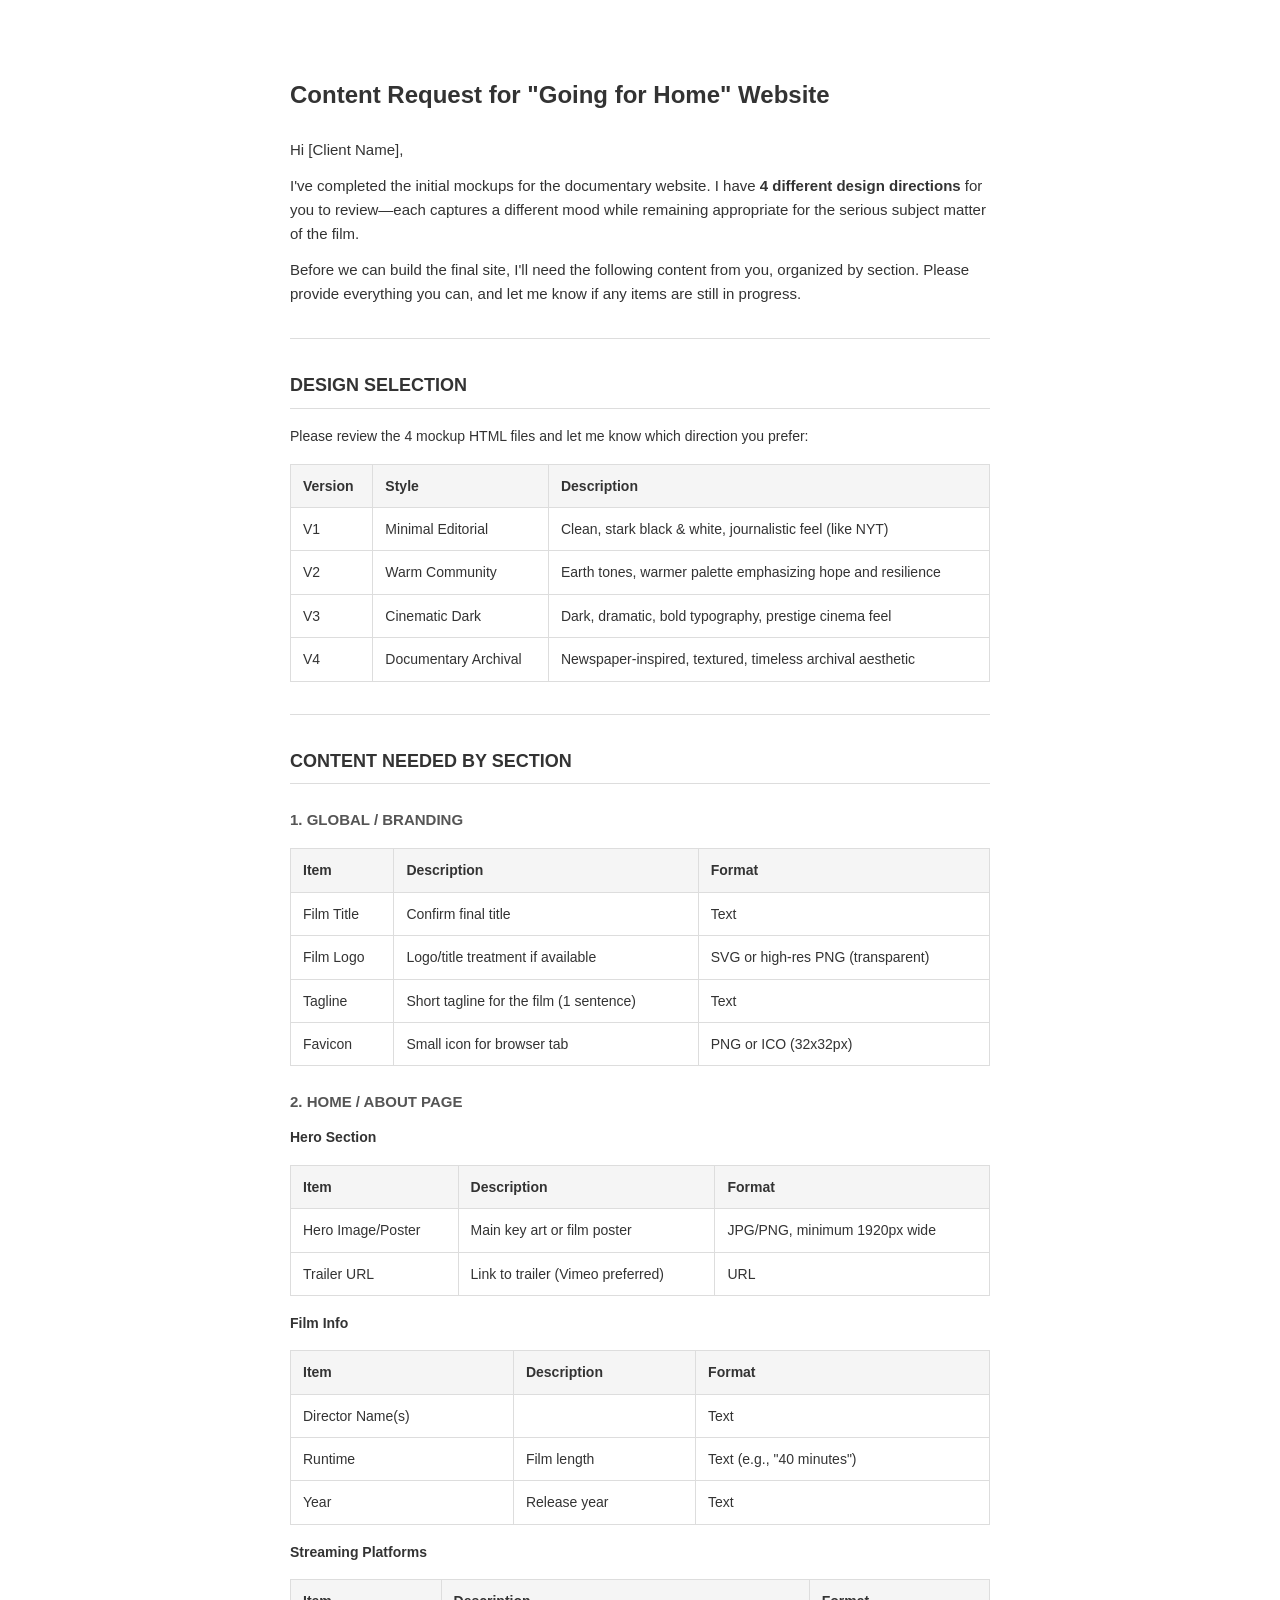
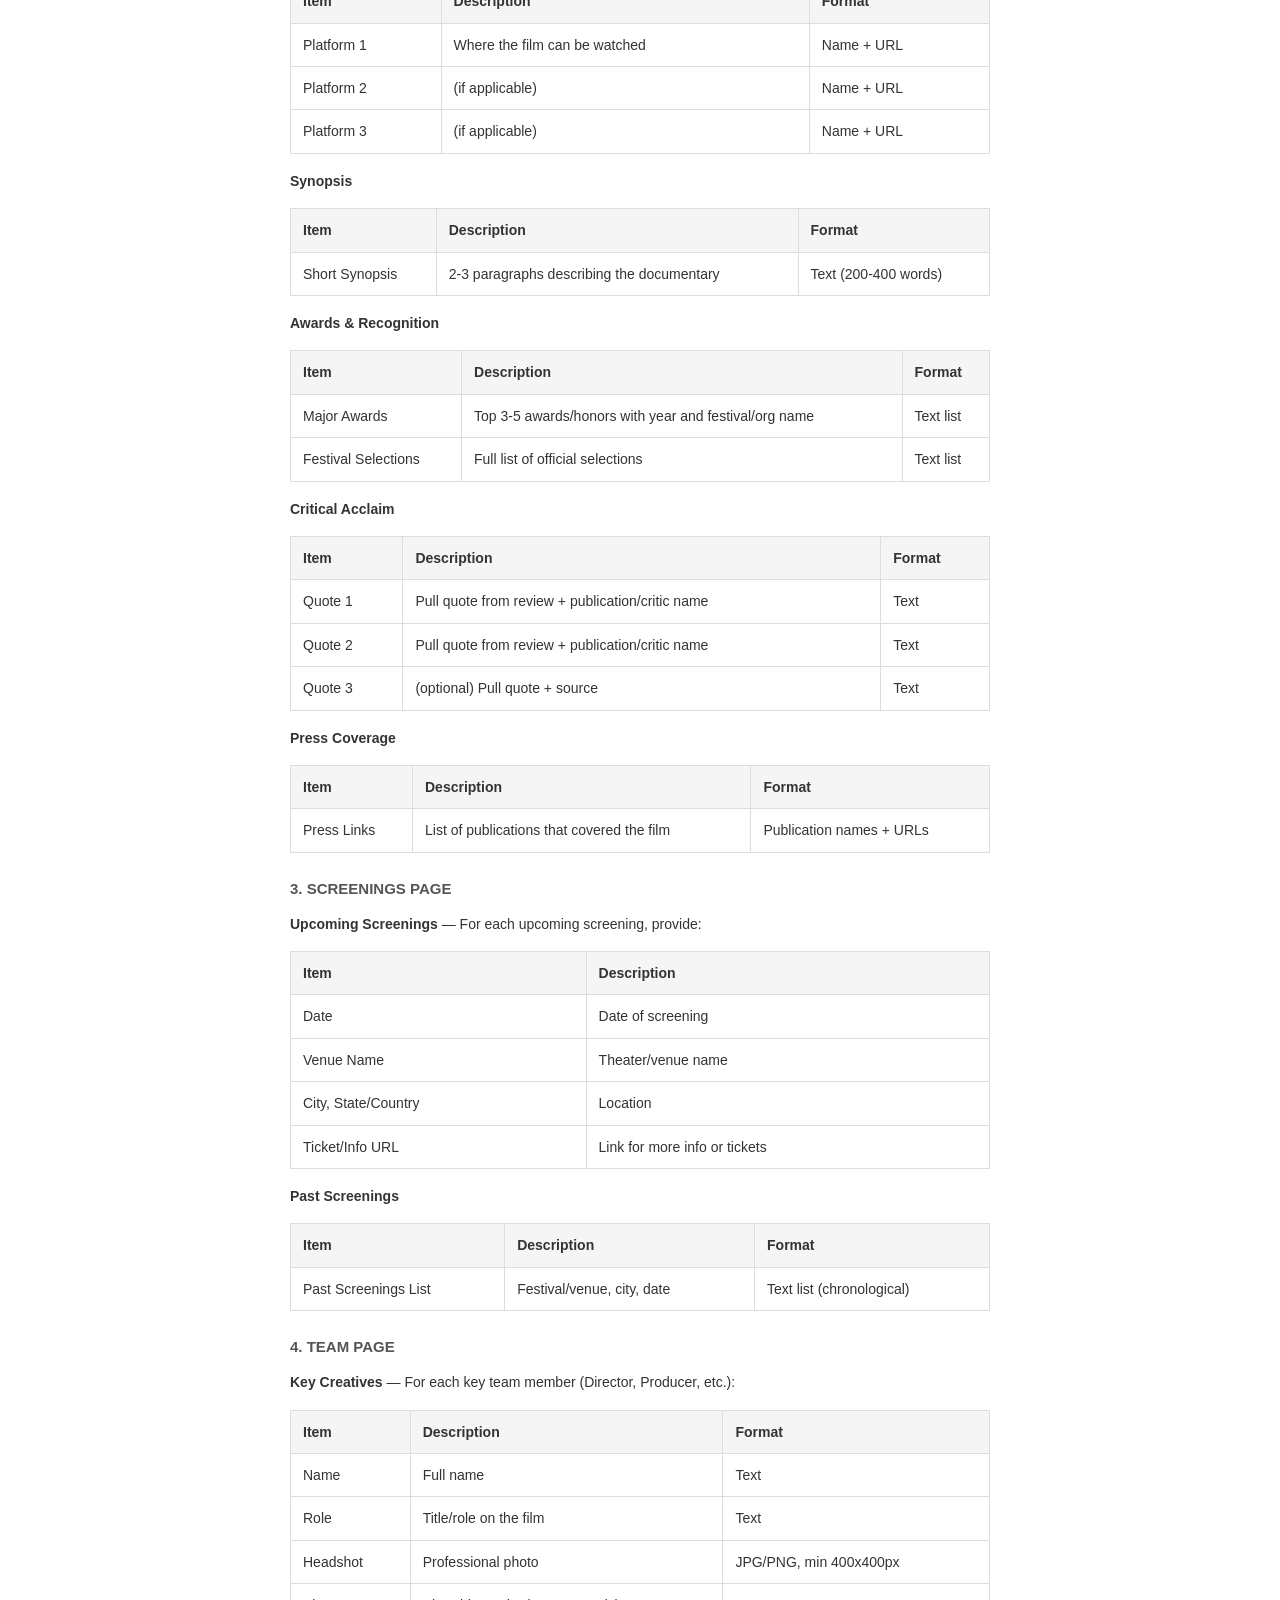
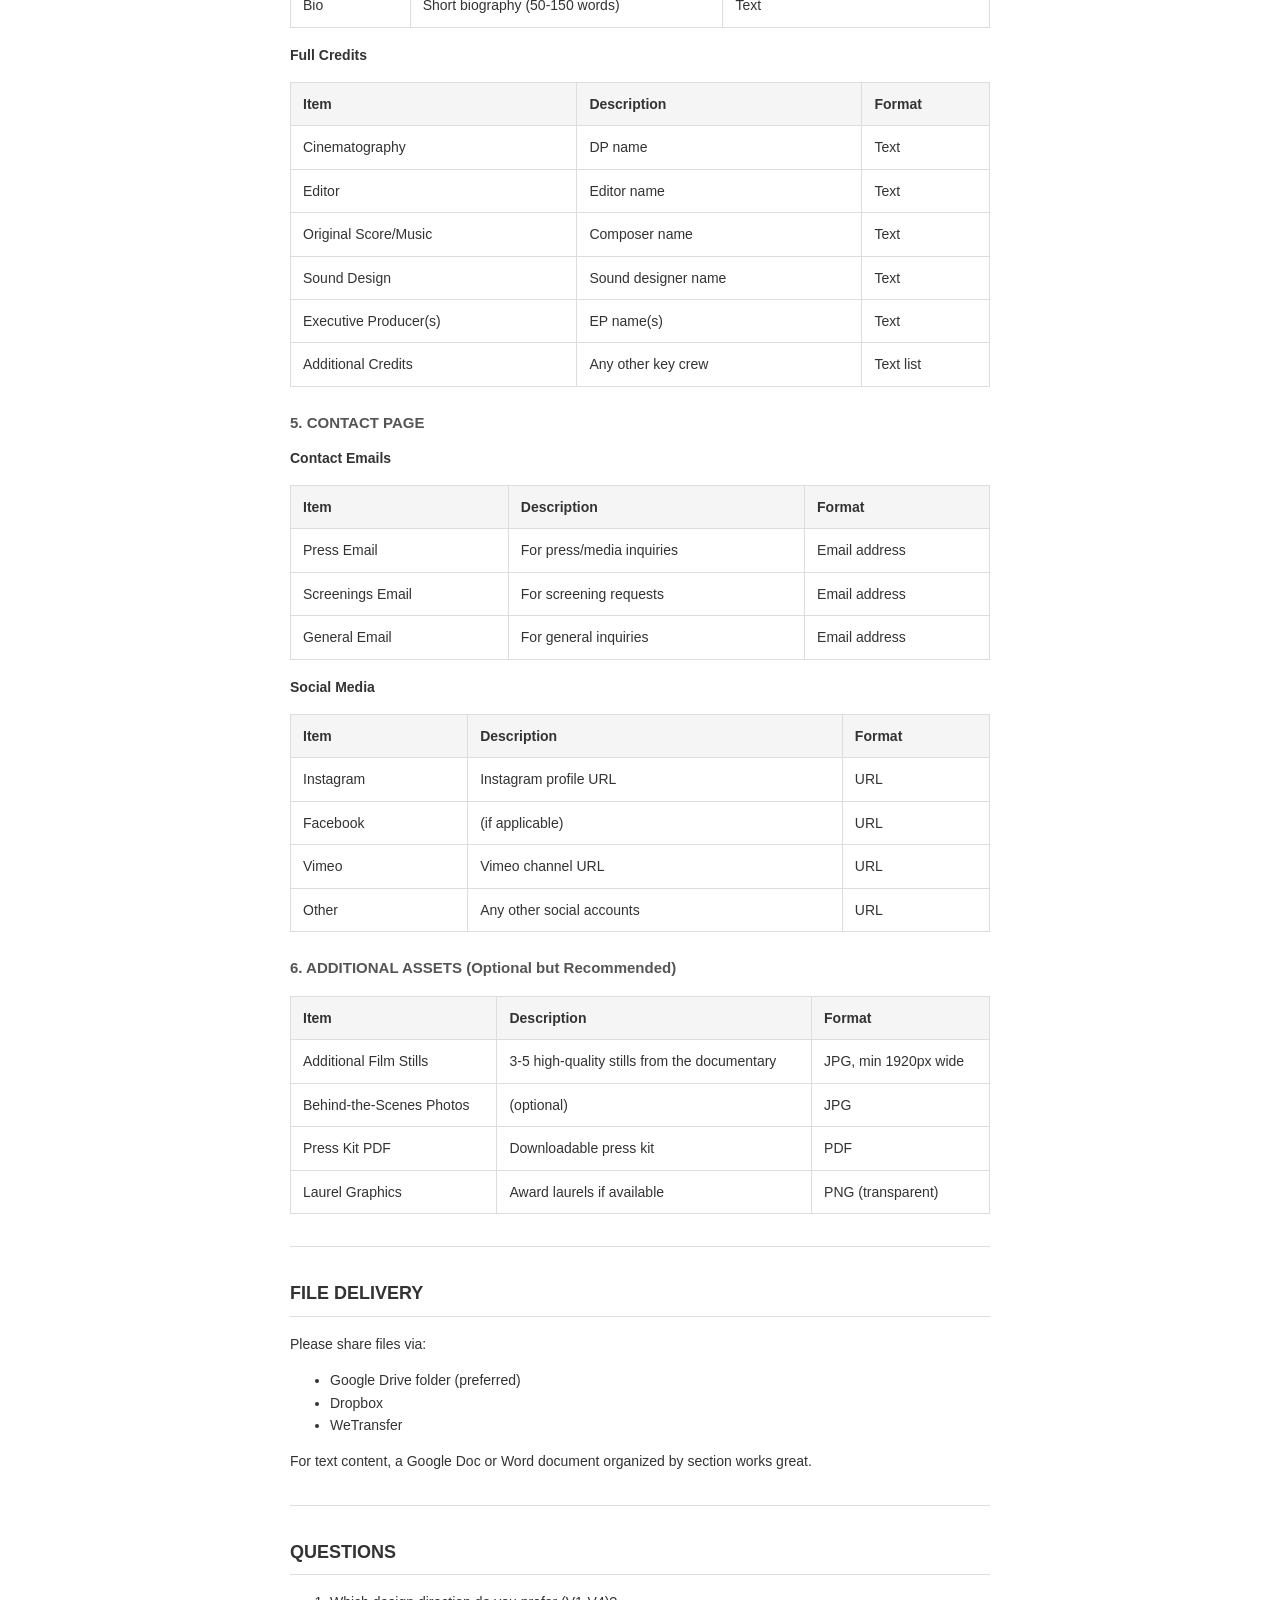
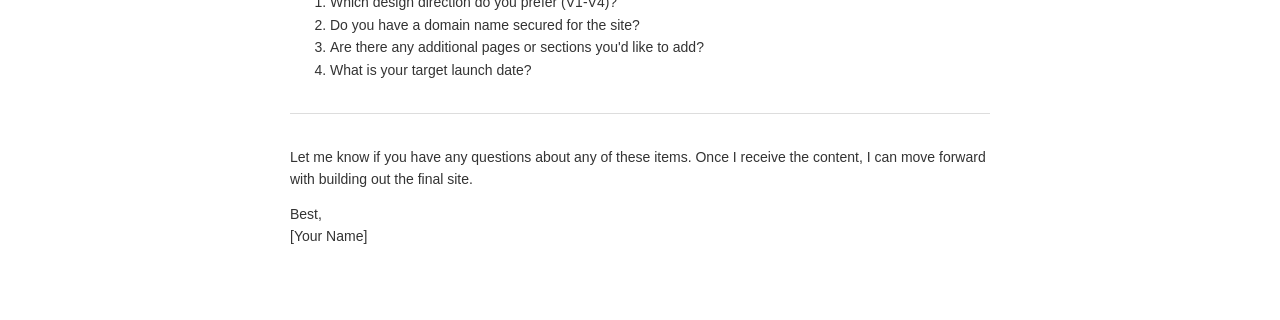
<file: requirements/client-content-request.html>
<!DOCTYPE html>
<html lang="en">
<head>
  <meta charset="UTF-8">
  <meta name="viewport" content="width=device-width, initial-scale=1.0">
  <title>Content Request - Going for Home</title>
  <style>
    body {
      font-family: -apple-system, BlinkMacSystemFont, 'Segoe UI', Roboto, sans-serif;
      font-size: 14px;
      line-height: 1.6;
      color: #333;
      max-width: 700px;
      margin: 40px auto;
      padding: 20px;
    }
    h1 { font-size: 24px; margin-bottom: 24px; }
    h2 { font-size: 18px; margin-top: 32px; margin-bottom: 16px; border-bottom: 1px solid #ddd; padding-bottom: 8px; }
    h3 { font-size: 15px; margin-top: 24px; margin-bottom: 12px; color: #555; }
    table { border-collapse: collapse; width: 100%; margin: 16px 0; }
    th, td { border: 1px solid #ddd; padding: 10px 12px; text-align: left; }
    th { background: #f5f5f5; font-weight: 600; }
    hr { border: none; border-top: 1px solid #ddd; margin: 32px 0; }
    p { margin: 12px 0; }
    .intro { font-size: 15px; }
    .section-note { background: #f9f9f9; padding: 16px; border-left: 3px solid #4285f4; margin: 16px 0; }
  </style>
</head>
<body>

<h1>Content Request for "Going for Home" Website</h1>

<p class="intro">Hi [Client Name],</p>

<p class="intro">I've completed the initial mockups for the documentary website. I have <strong>4 different design directions</strong> for you to review—each captures a different mood while remaining appropriate for the serious subject matter of the film.</p>

<p class="intro">Before we can build the final site, I'll need the following content from you, organized by section. Please provide everything you can, and let me know if any items are still in progress.</p>

<hr>

<h2>DESIGN SELECTION</h2>

<p>Please review the 4 mockup HTML files and let me know which direction you prefer:</p>

<table>
  <tr><th>Version</th><th>Style</th><th>Description</th></tr>
  <tr><td>V1</td><td>Minimal Editorial</td><td>Clean, stark black & white, journalistic feel (like NYT)</td></tr>
  <tr><td>V2</td><td>Warm Community</td><td>Earth tones, warmer palette emphasizing hope and resilience</td></tr>
  <tr><td>V3</td><td>Cinematic Dark</td><td>Dark, dramatic, bold typography, prestige cinema feel</td></tr>
  <tr><td>V4</td><td>Documentary Archival</td><td>Newspaper-inspired, textured, timeless archival aesthetic</td></tr>
</table>

<hr>

<h2>CONTENT NEEDED BY SECTION</h2>

<h3>1. GLOBAL / BRANDING</h3>
<table>
  <tr><th>Item</th><th>Description</th><th>Format</th></tr>
  <tr><td>Film Title</td><td>Confirm final title</td><td>Text</td></tr>
  <tr><td>Film Logo</td><td>Logo/title treatment if available</td><td>SVG or high-res PNG (transparent)</td></tr>
  <tr><td>Tagline</td><td>Short tagline for the film (1 sentence)</td><td>Text</td></tr>
  <tr><td>Favicon</td><td>Small icon for browser tab</td><td>PNG or ICO (32x32px)</td></tr>
</table>

<h3>2. HOME / ABOUT PAGE</h3>

<p><strong>Hero Section</strong></p>
<table>
  <tr><th>Item</th><th>Description</th><th>Format</th></tr>
  <tr><td>Hero Image/Poster</td><td>Main key art or film poster</td><td>JPG/PNG, minimum 1920px wide</td></tr>
  <tr><td>Trailer URL</td><td>Link to trailer (Vimeo preferred)</td><td>URL</td></tr>
</table>

<p><strong>Film Info</strong></p>
<table>
  <tr><th>Item</th><th>Description</th><th>Format</th></tr>
  <tr><td>Director Name(s)</td><td></td><td>Text</td></tr>
  <tr><td>Runtime</td><td>Film length</td><td>Text (e.g., "40 minutes")</td></tr>
  <tr><td>Year</td><td>Release year</td><td>Text</td></tr>
</table>

<p><strong>Streaming Platforms</strong></p>
<table>
  <tr><th>Item</th><th>Description</th><th>Format</th></tr>
  <tr><td>Platform 1</td><td>Where the film can be watched</td><td>Name + URL</td></tr>
  <tr><td>Platform 2</td><td>(if applicable)</td><td>Name + URL</td></tr>
  <tr><td>Platform 3</td><td>(if applicable)</td><td>Name + URL</td></tr>
</table>

<p><strong>Synopsis</strong></p>
<table>
  <tr><th>Item</th><th>Description</th><th>Format</th></tr>
  <tr><td>Short Synopsis</td><td>2-3 paragraphs describing the documentary</td><td>Text (200-400 words)</td></tr>
</table>

<p><strong>Awards & Recognition</strong></p>
<table>
  <tr><th>Item</th><th>Description</th><th>Format</th></tr>
  <tr><td>Major Awards</td><td>Top 3-5 awards/honors with year and festival/org name</td><td>Text list</td></tr>
  <tr><td>Festival Selections</td><td>Full list of official selections</td><td>Text list</td></tr>
</table>

<p><strong>Critical Acclaim</strong></p>
<table>
  <tr><th>Item</th><th>Description</th><th>Format</th></tr>
  <tr><td>Quote 1</td><td>Pull quote from review + publication/critic name</td><td>Text</td></tr>
  <tr><td>Quote 2</td><td>Pull quote from review + publication/critic name</td><td>Text</td></tr>
  <tr><td>Quote 3</td><td>(optional) Pull quote + source</td><td>Text</td></tr>
</table>

<p><strong>Press Coverage</strong></p>
<table>
  <tr><th>Item</th><th>Description</th><th>Format</th></tr>
  <tr><td>Press Links</td><td>List of publications that covered the film</td><td>Publication names + URLs</td></tr>
</table>

<h3>3. SCREENINGS PAGE</h3>

<p><strong>Upcoming Screenings</strong> — For each upcoming screening, provide:</p>
<table>
  <tr><th>Item</th><th>Description</th></tr>
  <tr><td>Date</td><td>Date of screening</td></tr>
  <tr><td>Venue Name</td><td>Theater/venue name</td></tr>
  <tr><td>City, State/Country</td><td>Location</td></tr>
  <tr><td>Ticket/Info URL</td><td>Link for more info or tickets</td></tr>
</table>

<p><strong>Past Screenings</strong></p>
<table>
  <tr><th>Item</th><th>Description</th><th>Format</th></tr>
  <tr><td>Past Screenings List</td><td>Festival/venue, city, date</td><td>Text list (chronological)</td></tr>
</table>

<h3>4. TEAM PAGE</h3>

<p><strong>Key Creatives</strong> — For each key team member (Director, Producer, etc.):</p>
<table>
  <tr><th>Item</th><th>Description</th><th>Format</th></tr>
  <tr><td>Name</td><td>Full name</td><td>Text</td></tr>
  <tr><td>Role</td><td>Title/role on the film</td><td>Text</td></tr>
  <tr><td>Headshot</td><td>Professional photo</td><td>JPG/PNG, min 400x400px</td></tr>
  <tr><td>Bio</td><td>Short biography (50-150 words)</td><td>Text</td></tr>
</table>

<p><strong>Full Credits</strong></p>
<table>
  <tr><th>Item</th><th>Description</th><th>Format</th></tr>
  <tr><td>Cinematography</td><td>DP name</td><td>Text</td></tr>
  <tr><td>Editor</td><td>Editor name</td><td>Text</td></tr>
  <tr><td>Original Score/Music</td><td>Composer name</td><td>Text</td></tr>
  <tr><td>Sound Design</td><td>Sound designer name</td><td>Text</td></tr>
  <tr><td>Executive Producer(s)</td><td>EP name(s)</td><td>Text</td></tr>
  <tr><td>Additional Credits</td><td>Any other key crew</td><td>Text list</td></tr>
</table>

<h3>5. CONTACT PAGE</h3>

<p><strong>Contact Emails</strong></p>
<table>
  <tr><th>Item</th><th>Description</th><th>Format</th></tr>
  <tr><td>Press Email</td><td>For press/media inquiries</td><td>Email address</td></tr>
  <tr><td>Screenings Email</td><td>For screening requests</td><td>Email address</td></tr>
  <tr><td>General Email</td><td>For general inquiries</td><td>Email address</td></tr>
</table>

<p><strong>Social Media</strong></p>
<table>
  <tr><th>Item</th><th>Description</th><th>Format</th></tr>
  <tr><td>Instagram</td><td>Instagram profile URL</td><td>URL</td></tr>
  <tr><td>Facebook</td><td>(if applicable)</td><td>URL</td></tr>
  <tr><td>Vimeo</td><td>Vimeo channel URL</td><td>URL</td></tr>
  <tr><td>Other</td><td>Any other social accounts</td><td>URL</td></tr>
</table>

<h3>6. ADDITIONAL ASSETS (Optional but Recommended)</h3>
<table>
  <tr><th>Item</th><th>Description</th><th>Format</th></tr>
  <tr><td>Additional Film Stills</td><td>3-5 high-quality stills from the documentary</td><td>JPG, min 1920px wide</td></tr>
  <tr><td>Behind-the-Scenes Photos</td><td>(optional)</td><td>JPG</td></tr>
  <tr><td>Press Kit PDF</td><td>Downloadable press kit</td><td>PDF</td></tr>
  <tr><td>Laurel Graphics</td><td>Award laurels if available</td><td>PNG (transparent)</td></tr>
</table>

<hr>

<h2>FILE DELIVERY</h2>

<p>Please share files via:</p>
<ul>
  <li>Google Drive folder (preferred)</li>
  <li>Dropbox</li>
  <li>WeTransfer</li>
</ul>

<p>For text content, a Google Doc or Word document organized by section works great.</p>

<hr>

<h2>QUESTIONS</h2>

<ol>
  <li>Which design direction do you prefer (V1-V4)?</li>
  <li>Do you have a domain name secured for the site?</li>
  <li>Are there any additional pages or sections you'd like to add?</li>
  <li>What is your target launch date?</li>
</ol>

<hr>

<p>Let me know if you have any questions about any of these items. Once I receive the content, I can move forward with building out the final site.</p>

<p>Best,<br>[Your Name]</p>

</body>
</html>
</file>
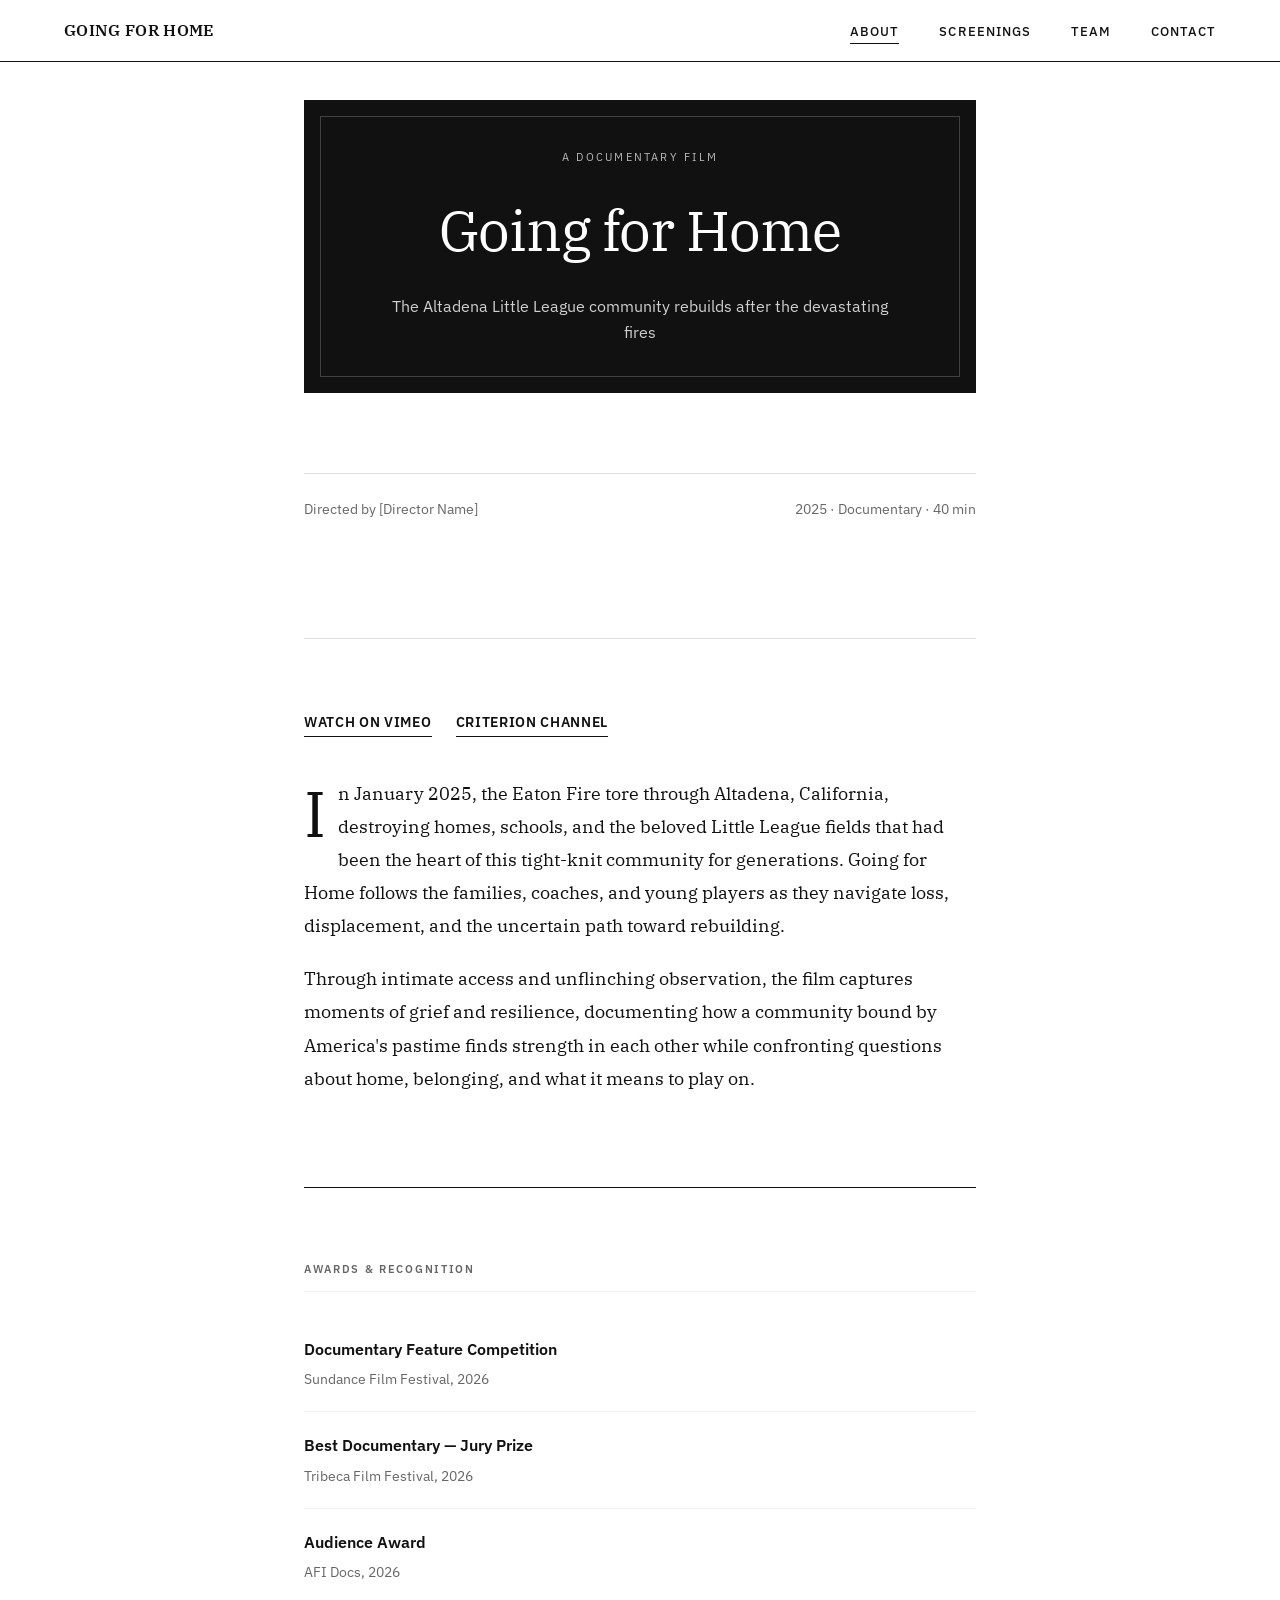
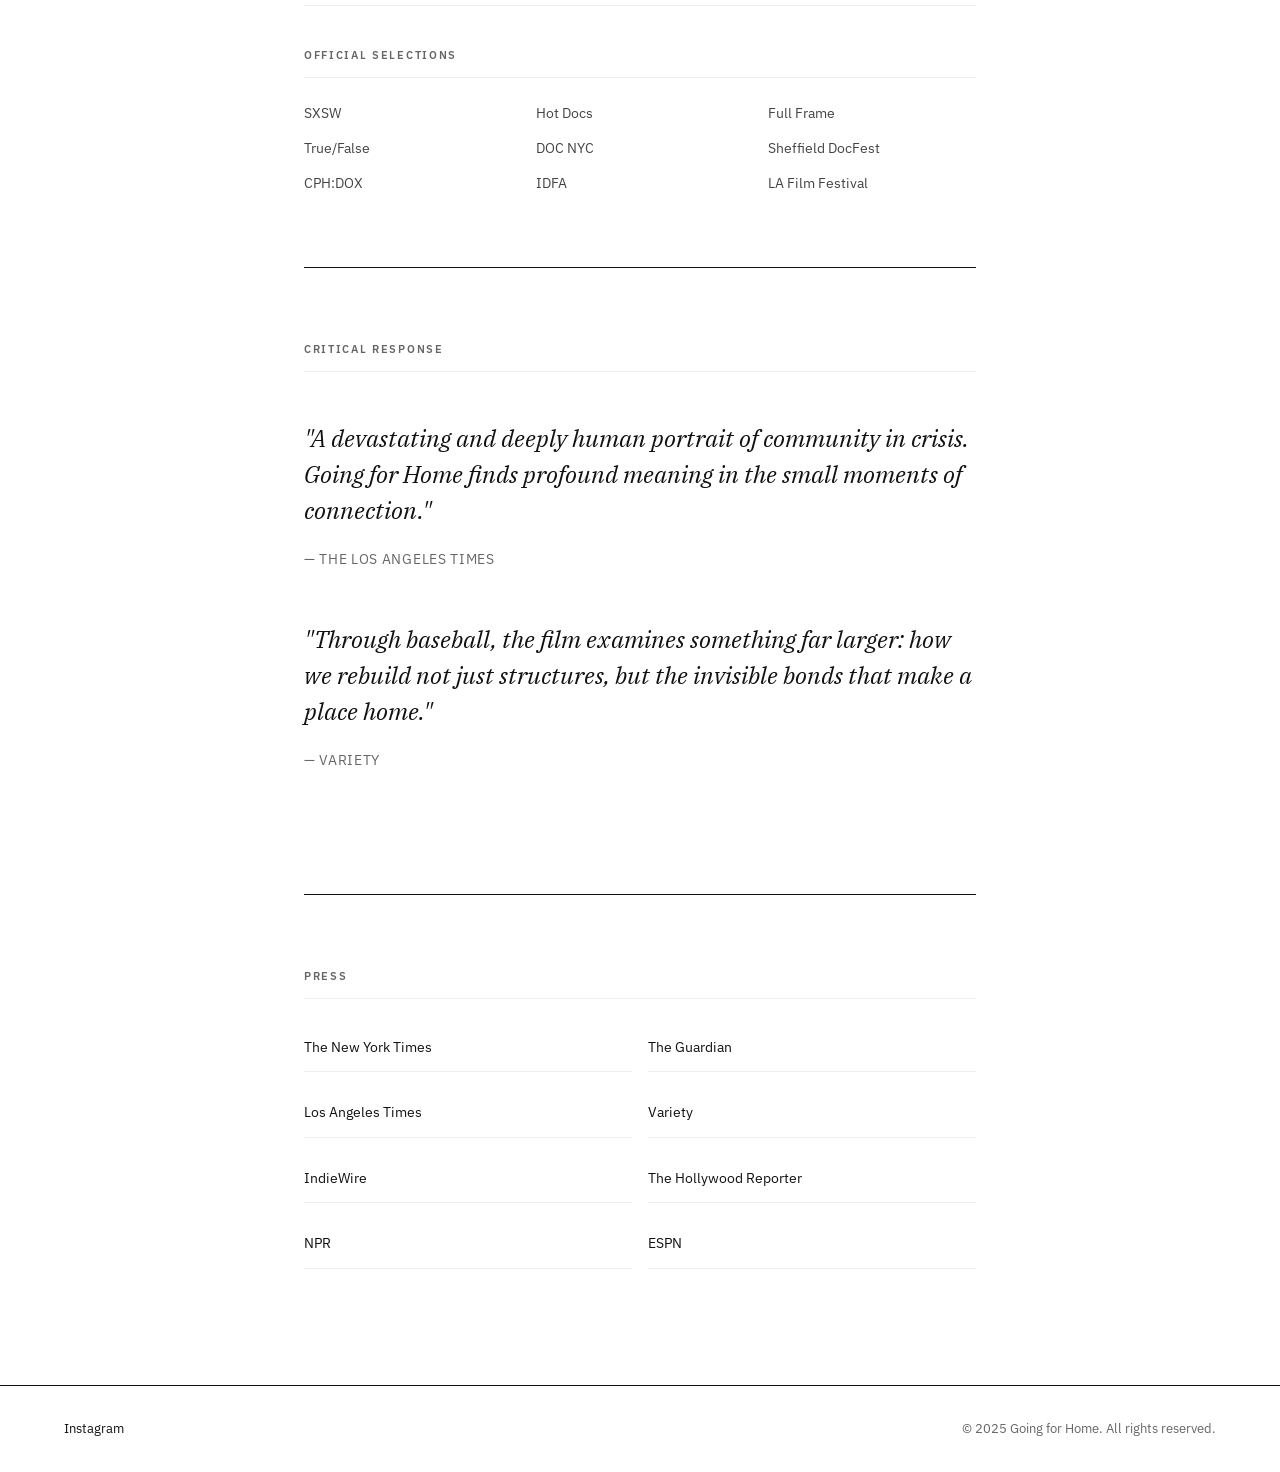
<file: requirements/mockup-v1-minimal-editorial.html>
<!DOCTYPE html>
<html lang="en">
<head>
  <meta charset="UTF-8">
  <meta name="viewport" content="width=device-width, initial-scale=1.0">
  <title>Going for Home - A Documentary</title>
  <link rel="preconnect" href="https://fonts.googleapis.com">
  <link rel="preconnect" href="https://fonts.gstatic.com" crossorigin>
  <link href="https://fonts.googleapis.com/css2?family=IBM+Plex+Sans:wght@400;500;600;700&family=IBM+Plex+Serif:ital,wght@0,400;0,600;1,400&display=swap" rel="stylesheet">
  <style>
    /*
     * STYLE V1: MINIMAL EDITORIAL
     * ---------------------------
     * Stark black & white, clean typography, journalistic feel
     * Inspired by: The New York Times, documentary press kits
     * Mood: Serious, respectful, factual, dignified
     */

    *, *::before, *::after {
      box-sizing: border-box;
      margin: 0;
      padding: 0;
    }

    html {
      scroll-behavior: smooth;
    }

    body {
      font-family: 'IBM Plex Sans', -apple-system, sans-serif;
      font-size: 17px;
      line-height: 1.7;
      color: #111;
      background: #fff;
    }

    a {
      color: inherit;
      text-decoration: none;
    }

    .container {
      max-width: 720px;
      margin: 0 auto;
      padding: 0 24px;
    }

    /* Navigation */
    .nav {
      position: fixed;
      top: 0;
      left: 0;
      right: 0;
      background: #fff;
      z-index: 100;
      border-bottom: 1px solid #111;
    }

    .nav-inner {
      display: flex;
      justify-content: space-between;
      align-items: center;
      padding: 16px 24px;
      max-width: 1200px;
      margin: 0 auto;
    }

    .nav-logo {
      font-family: 'IBM Plex Serif', Georgia, serif;
      font-size: 1rem;
      font-weight: 600;
      letter-spacing: 0.02em;
      text-transform: uppercase;
    }

    .nav-links {
      display: flex;
      gap: 40px;
      list-style: none;
    }

    .nav-links a {
      font-size: 0.8rem;
      font-weight: 500;
      letter-spacing: 0.08em;
      text-transform: uppercase;
      position: relative;
    }

    .nav-links a::after {
      content: '';
      position: absolute;
      bottom: -4px;
      left: 0;
      width: 0;
      height: 1px;
      background: #111;
      transition: width 0.3s ease;
    }

    .nav-links a:hover::after,
    .nav-links a.active::after {
      width: 100%;
    }

    .nav-toggle {
      display: none;
      background: none;
      border: none;
      cursor: pointer;
      padding: 4px;
    }

    .nav-toggle span {
      display: block;
      width: 20px;
      height: 1px;
      background: #111;
      margin: 5px 0;
    }

    /* Mobile Menu */
    .mobile-menu {
      display: none;
      position: fixed;
      inset: 0;
      background: #fff;
      z-index: 200;
      flex-direction: column;
      align-items: center;
      justify-content: center;
      gap: 40px;
    }

    .mobile-menu.open { display: flex; }

    .mobile-menu a {
      font-size: 1.25rem;
      font-weight: 500;
      letter-spacing: 0.1em;
      text-transform: uppercase;
    }

    .mobile-menu-close {
      position: absolute;
      top: 16px;
      right: 24px;
      background: none;
      border: none;
      font-size: 1.5rem;
      cursor: pointer;
    }

    /* Hero */
    .hero {
      padding: 100px 0 60px;
    }

    .hero-image {
      display: block;
      position: relative;
      overflow: hidden;
    }

    .hero-placeholder {
      background: #111;
      aspect-ratio: 2.35/1;
      display: flex;
      flex-direction: column;
      align-items: center;
      justify-content: center;
      color: #fff;
      text-align: center;
      padding: 48px;
      position: relative;
    }

    .hero-placeholder::before {
      content: '';
      position: absolute;
      inset: 16px;
      border: 1px solid rgba(255,255,255,0.2);
    }

    .hero-eyebrow {
      font-size: 0.7rem;
      letter-spacing: 0.2em;
      text-transform: uppercase;
      margin-bottom: 16px;
      opacity: 0.7;
    }

    .hero-placeholder h1 {
      font-family: 'IBM Plex Serif', Georgia, serif;
      font-size: 3.5rem;
      font-weight: 400;
      letter-spacing: -0.02em;
      margin-bottom: 16px;
    }

    .hero-tagline {
      font-size: 1rem;
      opacity: 0.8;
      max-width: 500px;
      line-height: 1.6;
    }

    .hero-meta {
      margin-top: 80px;
      padding-top: 24px;
      border-top: 1px solid #ddd;
      display: flex;
      justify-content: space-between;
      font-size: 0.85rem;
      color: #666;
    }

    /* Divider */
    .divider {
      border: none;
      height: 1px;
      background: #111;
      margin: 56px 0;
    }

    .divider.light {
      background: #ddd;
    }

    /* Section */
    .section {
      padding: 16px 0;
    }

    .section-label {
      font-size: 0.7rem;
      font-weight: 600;
      letter-spacing: 0.15em;
      text-transform: uppercase;
      color: #666;
      margin-bottom: 24px;
      padding-bottom: 12px;
      border-bottom: 1px solid #eee;
    }

    /* Platforms */
    .platforms {
      display: flex;
      flex-wrap: wrap;
      gap: 24px;
      margin-bottom: 40px;
    }

    .platforms a {
      font-size: 0.85rem;
      font-weight: 600;
      text-transform: uppercase;
      letter-spacing: 0.05em;
      padding-bottom: 2px;
      border-bottom: 1px solid #111;
    }

    .platforms a:hover {
      border-bottom-color: transparent;
    }

    /* Synopsis */
    .synopsis {
      font-family: 'IBM Plex Serif', Georgia, serif;
    }

    .synopsis p {
      margin-bottom: 20px;
      font-size: 1.15rem;
      line-height: 1.8;
    }

    .synopsis p:first-child::first-letter {
      font-size: 4rem;
      float: left;
      line-height: 1;
      margin-right: 12px;
      margin-top: 4px;
      font-weight: 400;
    }

    /* Awards */
    .award-item {
      padding: 20px 0;
      border-bottom: 1px solid #eee;
    }

    .award-item:last-child {
      border-bottom: none;
    }

    .award-name {
      font-weight: 600;
      font-size: 1rem;
      margin-bottom: 4px;
    }

    .award-detail {
      font-size: 0.9rem;
      color: #666;
    }

    .festival-grid {
      display: grid;
      grid-template-columns: repeat(3, 1fr);
      gap: 12px 24px;
      font-size: 0.85rem;
      color: #444;
      margin-top: 24px;
    }

    /* Quotes */
    .quote {
      margin: 48px 0;
      padding: 0;
    }

    .quote p {
      font-family: 'IBM Plex Serif', Georgia, serif;
      font-size: 1.5rem;
      font-style: italic;
      line-height: 1.5;
      margin-bottom: 16px;
    }

    .quote cite {
      font-size: 0.85rem;
      font-style: normal;
      color: #666;
      text-transform: uppercase;
      letter-spacing: 0.05em;
    }

    /* Press */
    .press-grid {
      display: grid;
      grid-template-columns: repeat(2, 1fr);
      gap: 16px;
    }

    .press-grid a {
      font-size: 0.9rem;
      padding: 12px 0;
      border-bottom: 1px solid #eee;
      transition: border-color 0.2s;
    }

    .press-grid a:hover {
      border-bottom-color: #111;
    }

    /* Page Header */
    .page-header {
      padding: 120px 0 48px;
    }

    .page-header h1 {
      font-family: 'IBM Plex Serif', Georgia, serif;
      font-size: 3rem;
      font-weight: 400;
      letter-spacing: -0.02em;
    }

    /* Screenings */
    .screening-item {
      display: grid;
      grid-template-columns: 100px 1fr auto;
      gap: 32px;
      padding: 24px 0;
      border-bottom: 1px solid #eee;
      align-items: baseline;
    }

    .screening-date {
      font-family: 'IBM Plex Serif', Georgia, serif;
      font-size: 0.95rem;
    }

    .screening-venue {
      font-weight: 600;
    }

    .screening-location {
      color: #666;
      font-size: 0.9rem;
    }

    .screening-link {
      font-size: 0.75rem;
      font-weight: 600;
      letter-spacing: 0.1em;
      text-transform: uppercase;
      padding: 10px 20px;
      border: 1px solid #111;
      transition: all 0.2s;
    }

    .screening-link:hover {
      background: #111;
      color: #fff;
    }

    .past-list {
      column-count: 2;
      column-gap: 48px;
      font-size: 0.9rem;
      color: #666;
    }

    .past-list p {
      margin-bottom: 8px;
      break-inside: avoid;
    }

    /* Host CTA */
    .host-cta {
      text-align: center;
      padding: 64px 48px;
      border: 1px solid #111;
      margin: 56px 0;
    }

    .host-cta p {
      font-family: 'IBM Plex Serif', Georgia, serif;
      font-size: 1.25rem;
      margin-bottom: 24px;
    }

    .btn {
      display: inline-block;
      padding: 14px 40px;
      background: #111;
      color: #fff;
      font-size: 0.75rem;
      font-weight: 600;
      letter-spacing: 0.1em;
      text-transform: uppercase;
      transition: opacity 0.2s;
    }

    .btn:hover {
      opacity: 0.8;
    }

    /* Team */
    .team-member {
      display: grid;
      grid-template-columns: 140px 1fr;
      gap: 40px;
      margin-bottom: 56px;
    }

    .team-photo {
      background: #f0f0f0;
      aspect-ratio: 1;
      display: flex;
      align-items: center;
      justify-content: center;
      font-size: 0.7rem;
      color: #999;
      text-transform: uppercase;
      letter-spacing: 0.1em;
    }

    .team-info h3 {
      font-family: 'IBM Plex Serif', Georgia, serif;
      font-size: 1.5rem;
      font-weight: 400;
      margin-bottom: 4px;
    }

    .team-info .role {
      font-size: 0.8rem;
      text-transform: uppercase;
      letter-spacing: 0.1em;
      color: #666;
      margin-bottom: 20px;
    }

    .team-info p {
      font-size: 0.95rem;
      line-height: 1.7;
    }

    .credits-grid {
      display: grid;
      grid-template-columns: repeat(2, 1fr);
      gap: 16px 48px;
    }

    .credit-item {
      display: flex;
      justify-content: space-between;
      padding: 12px 0;
      border-bottom: 1px solid #eee;
      font-size: 0.9rem;
    }

    .credit-item span:first-child {
      color: #666;
    }

    /* Contact */
    .contact-item {
      margin-bottom: 32px;
    }

    .contact-item label {
      display: block;
      font-size: 0.7rem;
      text-transform: uppercase;
      letter-spacing: 0.1em;
      color: #666;
      margin-bottom: 8px;
    }

    .contact-item a {
      font-family: 'IBM Plex Serif', Georgia, serif;
      font-size: 1.25rem;
    }

    .contact-item a:hover {
      text-decoration: underline;
    }

    /* Form */
    .contact-form {
      max-width: 480px;
    }

    .form-group {
      margin-bottom: 28px;
    }

    .form-group label {
      display: block;
      font-size: 0.7rem;
      text-transform: uppercase;
      letter-spacing: 0.1em;
      margin-bottom: 8px;
    }

    .form-group input,
    .form-group textarea,
    .form-group select {
      width: 100%;
      padding: 14px 0;
      border: none;
      border-bottom: 1px solid #ccc;
      font-size: 1rem;
      font-family: inherit;
      background: transparent;
      transition: border-color 0.2s;
    }

    .form-group input:focus,
    .form-group textarea:focus,
    .form-group select:focus {
      outline: none;
      border-bottom-color: #111;
    }

    .form-group textarea {
      min-height: 120px;
      resize: vertical;
    }

    .social-links {
      display: flex;
      gap: 16px;
      margin-top: 56px;
    }

    .social-links a {
      font-size: 0.7rem;
      font-weight: 600;
      letter-spacing: 0.1em;
      text-transform: uppercase;
      padding: 12px 20px;
      border: 1px solid #111;
      transition: all 0.2s;
    }

    .social-links a:hover {
      background: #111;
      color: #fff;
    }

    /* Footer */
    .footer {
      margin-top: 100px;
      padding: 32px 0;
      border-top: 1px solid #111;
    }

    .footer-inner {
      display: flex;
      justify-content: space-between;
      align-items: center;
      max-width: 1200px;
      margin: 0 auto;
      padding: 0 24px;
      font-size: 0.8rem;
    }

    .footer-copy {
      color: #666;
    }

    /* Page visibility */
    .page-section { display: none; }
    .page-section.active { display: block; }

    /* Responsive */
    @media (max-width: 768px) {
      .nav-links { display: none; }
      .nav-toggle { display: block; }

      .hero-placeholder h1 { font-size: 2rem; }
      .hero-meta { flex-direction: column; gap: 8px; }

      .festival-grid { grid-template-columns: repeat(2, 1fr); }
      .screening-item { grid-template-columns: 1fr; gap: 8px; }
      .screening-link { justify-self: start; margin-top: 8px; }
      .past-list { column-count: 1; }
      .team-member { grid-template-columns: 1fr; }
      .team-photo { max-width: 140px; }
      .credits-grid { grid-template-columns: 1fr; }
      .press-grid { grid-template-columns: 1fr; }

      .footer-inner { flex-direction: column; gap: 16px; text-align: center; }
    }
  </style>
</head>
<body>

  <!-- Navigation -->
  <nav class="nav">
    <div class="nav-inner">
      <a href="#" class="nav-logo">Going for Home</a>
      <ul class="nav-links">
        <li><a href="#about" class="active" data-page="about">About</a></li>
        <li><a href="#screenings" data-page="screenings">Screenings</a></li>
        <li><a href="#team" data-page="team">Team</a></li>
        <li><a href="#contact" data-page="contact">Contact</a></li>
      </ul>
      <button class="nav-toggle" onclick="toggleMobileMenu()">
        <span></span><span></span><span></span>
      </button>
    </div>
  </nav>

  <!-- Mobile Menu -->
  <div class="mobile-menu" id="mobileMenu">
    <button class="mobile-menu-close" onclick="toggleMobileMenu()">&times;</button>
    <a href="#" onclick="showPage('about'); toggleMobileMenu();">About</a>
    <a href="#" onclick="showPage('screenings'); toggleMobileMenu();">Screenings</a>
    <a href="#" onclick="showPage('team'); toggleMobileMenu();">Team</a>
    <a href="#" onclick="showPage('contact'); toggleMobileMenu();">Contact</a>
  </div>

  <!-- ABOUT PAGE -->
  <div class="page-section active" id="about">
    <section class="hero">
      <div class="container">
        <a href="#" class="hero-image" title="Watch Trailer">
          <div class="hero-placeholder">
            <p class="hero-eyebrow">A Documentary Film</p>
            <h1>Going for Home</h1>
            <p class="hero-tagline">The Altadena Little League community rebuilds after the devastating fires</p>
          </div>
        </a>
        <div class="hero-meta">
          <span>Directed by [Director Name]</span>
          <span>2025 · Documentary · 40 min</span>
        </div>
      </div>
    </section>

    <div class="container">
      <hr class="divider light">

      <section class="section">
        <div class="platforms">
          <a href="#">Watch on Vimeo</a>
          <a href="#">Criterion Channel</a>
        </div>

        <div class="synopsis">
          <p>In January 2025, the Eaton Fire tore through Altadena, California, destroying homes,
          schools, and the beloved Little League fields that had been the heart of this tight-knit
          community for generations. Going for Home follows the families, coaches, and young players
          as they navigate loss, displacement, and the uncertain path toward rebuilding.</p>
          <p>Through intimate access and unflinching observation, the film captures moments of grief
          and resilience, documenting how a community bound by America's pastime finds strength in
          each other while confronting questions about home, belonging, and what it means to play on.</p>
        </div>
      </section>

      <hr class="divider">

      <section class="section">
        <p class="section-label">Awards & Recognition</p>
        <div class="award-item">
          <div class="award-name">Documentary Feature Competition</div>
          <div class="award-detail">Sundance Film Festival, 2026</div>
        </div>
        <div class="award-item">
          <div class="award-name">Best Documentary — Jury Prize</div>
          <div class="award-detail">Tribeca Film Festival, 2026</div>
        </div>
        <div class="award-item">
          <div class="award-name">Audience Award</div>
          <div class="award-detail">AFI Docs, 2026</div>
        </div>

        <p class="section-label" style="margin-top: 40px;">Official Selections</p>
        <div class="festival-grid">
          <span>SXSW</span>
          <span>Hot Docs</span>
          <span>Full Frame</span>
          <span>True/False</span>
          <span>DOC NYC</span>
          <span>Sheffield DocFest</span>
          <span>CPH:DOX</span>
          <span>IDFA</span>
          <span>LA Film Festival</span>
        </div>
      </section>

      <hr class="divider">

      <section class="section">
        <p class="section-label">Critical Response</p>

        <div class="quote">
          <p>"A devastating and deeply human portrait of community in crisis.
          Going for Home finds profound meaning in the small moments of connection."</p>
          <cite>— The Los Angeles Times</cite>
        </div>

        <div class="quote">
          <p>"Through baseball, the film examines something far larger: how we rebuild
          not just structures, but the invisible bonds that make a place home."</p>
          <cite>— Variety</cite>
        </div>
      </section>

      <hr class="divider">

      <section class="section">
        <p class="section-label">Press</p>
        <div class="press-grid">
          <a href="#">The New York Times</a>
          <a href="#">The Guardian</a>
          <a href="#">Los Angeles Times</a>
          <a href="#">Variety</a>
          <a href="#">IndieWire</a>
          <a href="#">The Hollywood Reporter</a>
          <a href="#">NPR</a>
          <a href="#">ESPN</a>
        </div>
      </section>
    </div>
  </div>

  <!-- SCREENINGS PAGE -->
  <div class="page-section" id="screenings">
    <div class="container">
      <header class="page-header">
        <h1>Screenings</h1>
      </header>

      <hr class="divider light">

      <section class="section">
        <p class="section-label">Upcoming</p>
        <div class="screening-item">
          <div class="screening-date">Mar 15, 2026</div>
          <div>
            <div class="screening-venue">Laemmle Playhouse 7</div>
            <div class="screening-location">Pasadena, California</div>
          </div>
          <a href="#" class="screening-link">Tickets</a>
        </div>
        <div class="screening-item">
          <div class="screening-date">Mar 22, 2026</div>
          <div>
            <div class="screening-venue">IFC Center</div>
            <div class="screening-location">New York, NY</div>
          </div>
          <a href="#" class="screening-link">Tickets</a>
        </div>
        <div class="screening-item">
          <div class="screening-date">Apr 5, 2026</div>
          <div>
            <div class="screening-venue">Gene Siskel Film Center</div>
            <div class="screening-location">Chicago, IL</div>
          </div>
          <a href="#" class="screening-link">Info</a>
        </div>
      </section>

      <hr class="divider light">

      <section class="section">
        <p class="section-label">Past Screenings</p>
        <div class="past-list">
          <p>Sundance Film Festival — Park City, UT</p>
          <p>SXSW — Austin, TX</p>
          <p>AFI Docs — Washington, DC</p>
          <p>LA Film Festival — Los Angeles, CA</p>
          <p>Hot Docs — Toronto, ON</p>
          <p>True/False — Columbia, MO</p>
        </div>
      </section>

      <div class="host-cta">
        <p>Interested in hosting a community screening?</p>
        <a href="#" class="btn" onclick="showPage('contact')">Get in Touch</a>
      </div>
    </div>
  </div>

  <!-- TEAM PAGE -->
  <div class="page-section" id="team">
    <div class="container">
      <header class="page-header">
        <h1>Team</h1>
      </header>

      <hr class="divider light">

      <section class="section">
        <div class="team-member">
          <div class="team-photo">Photo</div>
          <div class="team-info">
            <h3>Director Name</h3>
            <p class="role">Director / Producer</p>
            <p>An award-winning documentary filmmaker whose work explores communities
            in transition. Previous films have premiered at Sundance and been acquired
            by major streamers. This project began as a personal response to witnessing
            the Altadena fires and the community's immediate response.</p>
          </div>
        </div>

        <div class="team-member">
          <div class="team-photo">Photo</div>
          <div class="team-info">
            <h3>Producer Name</h3>
            <p class="role">Producer</p>
            <p>A veteran documentary producer with credits spanning major festivals
            and broadcast platforms. Committed to stories that illuminate resilience
            in the face of crisis.</p>
          </div>
        </div>
      </section>

      <hr class="divider light">

      <section class="section">
        <p class="section-label">Credits</p>
        <div class="credits-grid">
          <div class="credit-item"><span>Cinematography</span><span>DP Name</span></div>
          <div class="credit-item"><span>Editor</span><span>Editor Name</span></div>
          <div class="credit-item"><span>Original Score</span><span>Composer</span></div>
          <div class="credit-item"><span>Sound Design</span><span>Sound Designer</span></div>
          <div class="credit-item"><span>Executive Producer</span><span>EP Name</span></div>
          <div class="credit-item"><span>Archival Producer</span><span>Archival Name</span></div>
        </div>
      </section>
    </div>
  </div>

  <!-- CONTACT PAGE -->
  <div class="page-section" id="contact">
    <div class="container">
      <header class="page-header">
        <h1>Contact</h1>
      </header>

      <hr class="divider light">

      <section class="section">
        <div class="contact-item">
          <label>Press Inquiries</label>
          <a href="mailto:press@goingforhome.film">press@goingforhome.film</a>
        </div>
        <div class="contact-item">
          <label>Screening Requests</label>
          <a href="mailto:screenings@goingforhome.film">screenings@goingforhome.film</a>
        </div>
        <div class="contact-item">
          <label>General</label>
          <a href="mailto:info@goingforhome.film">info@goingforhome.film</a>
        </div>

        <div class="social-links">
          <a href="#">Instagram</a>
          <a href="#">Vimeo</a>
        </div>
      </section>
    </div>
  </div>

  <!-- Footer -->
  <footer class="footer">
    <div class="footer-inner">
      <a href="#">Instagram</a>
      <span class="footer-copy">&copy; 2025 Going for Home. All rights reserved.</span>
    </div>
  </footer>

  <script>
    function showPage(pageId) {
      document.querySelectorAll('.page-section').forEach(p => p.classList.remove('active'));
      document.getElementById(pageId).classList.add('active');
      document.querySelectorAll('.nav-links a').forEach(link => {
        link.classList.toggle('active', link.dataset.page === pageId);
      });
      window.scrollTo(0, 0);
    }

    function toggleMobileMenu() {
      document.getElementById('mobileMenu').classList.toggle('open');
    }

    document.querySelectorAll('.nav-links a').forEach(link => {
      link.addEventListener('click', e => { e.preventDefault(); showPage(link.dataset.page); });
    });
  </script>
</body>
</html>
</file>
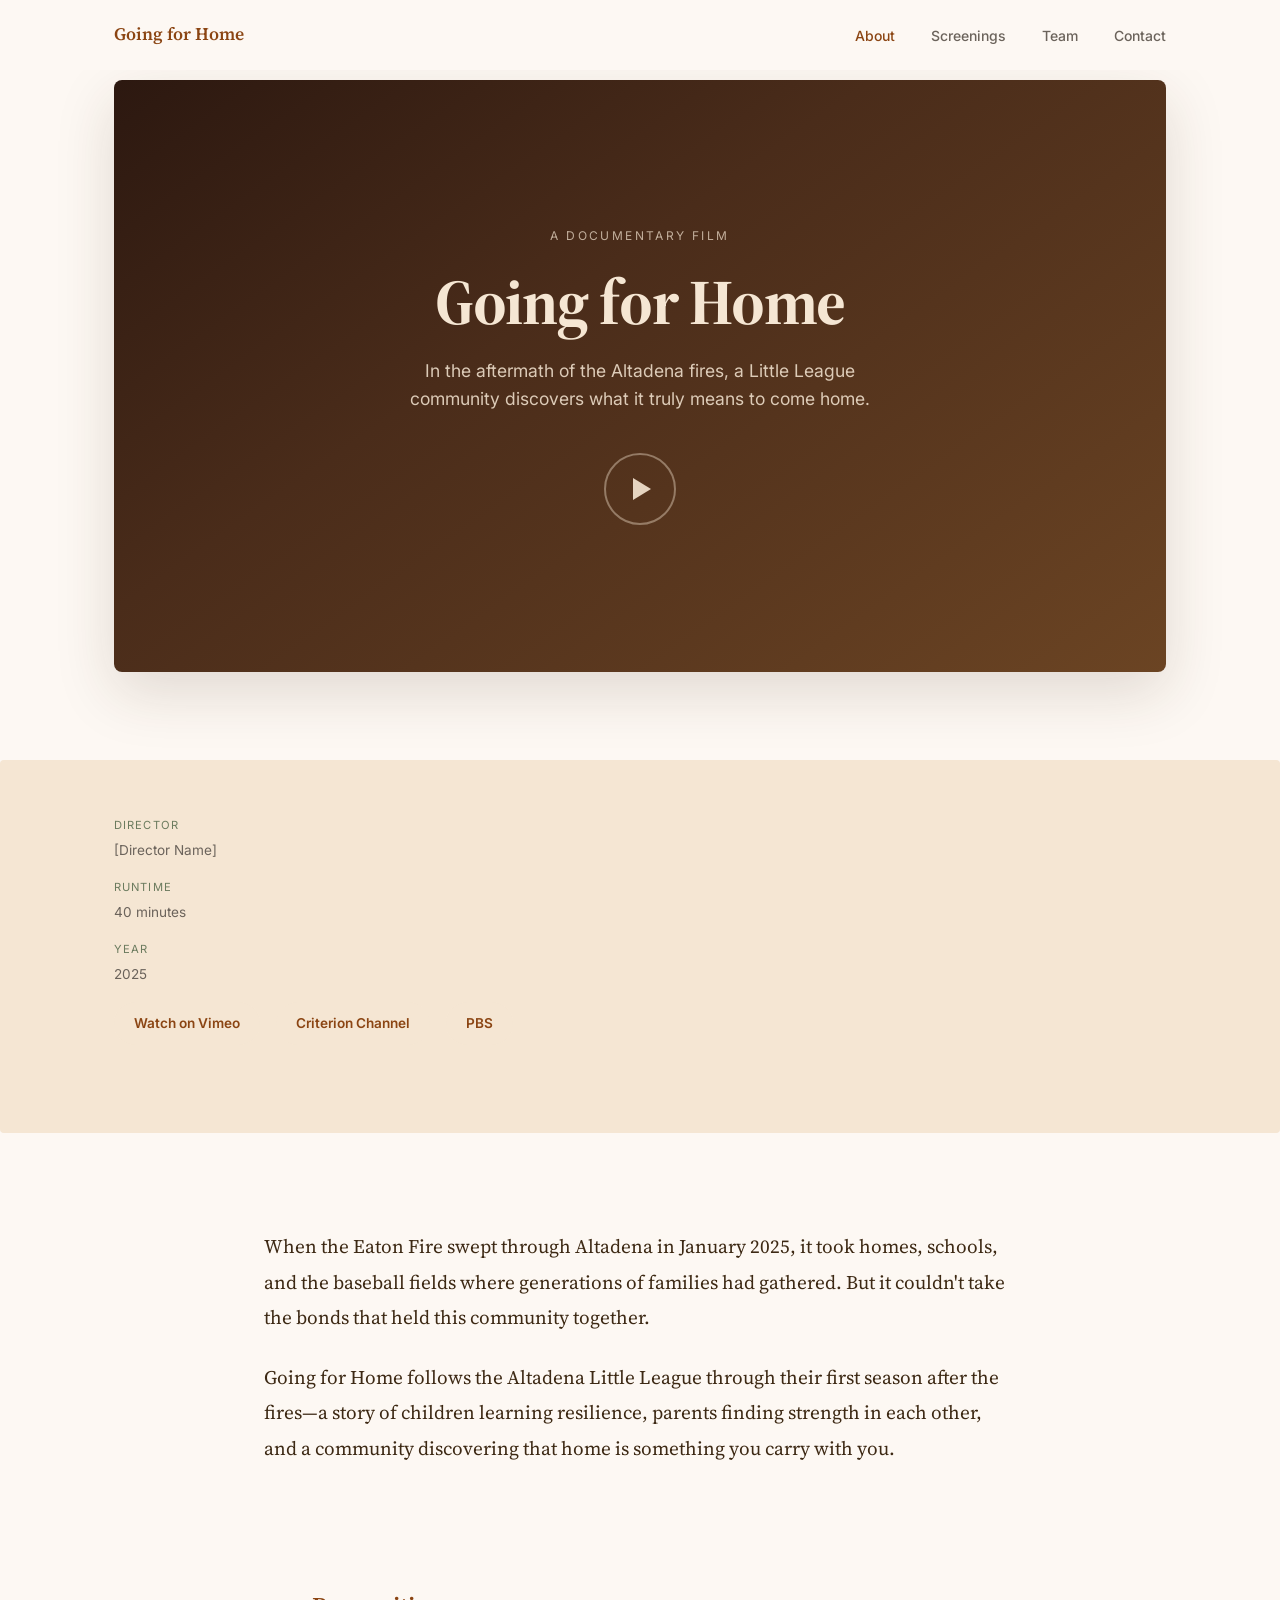
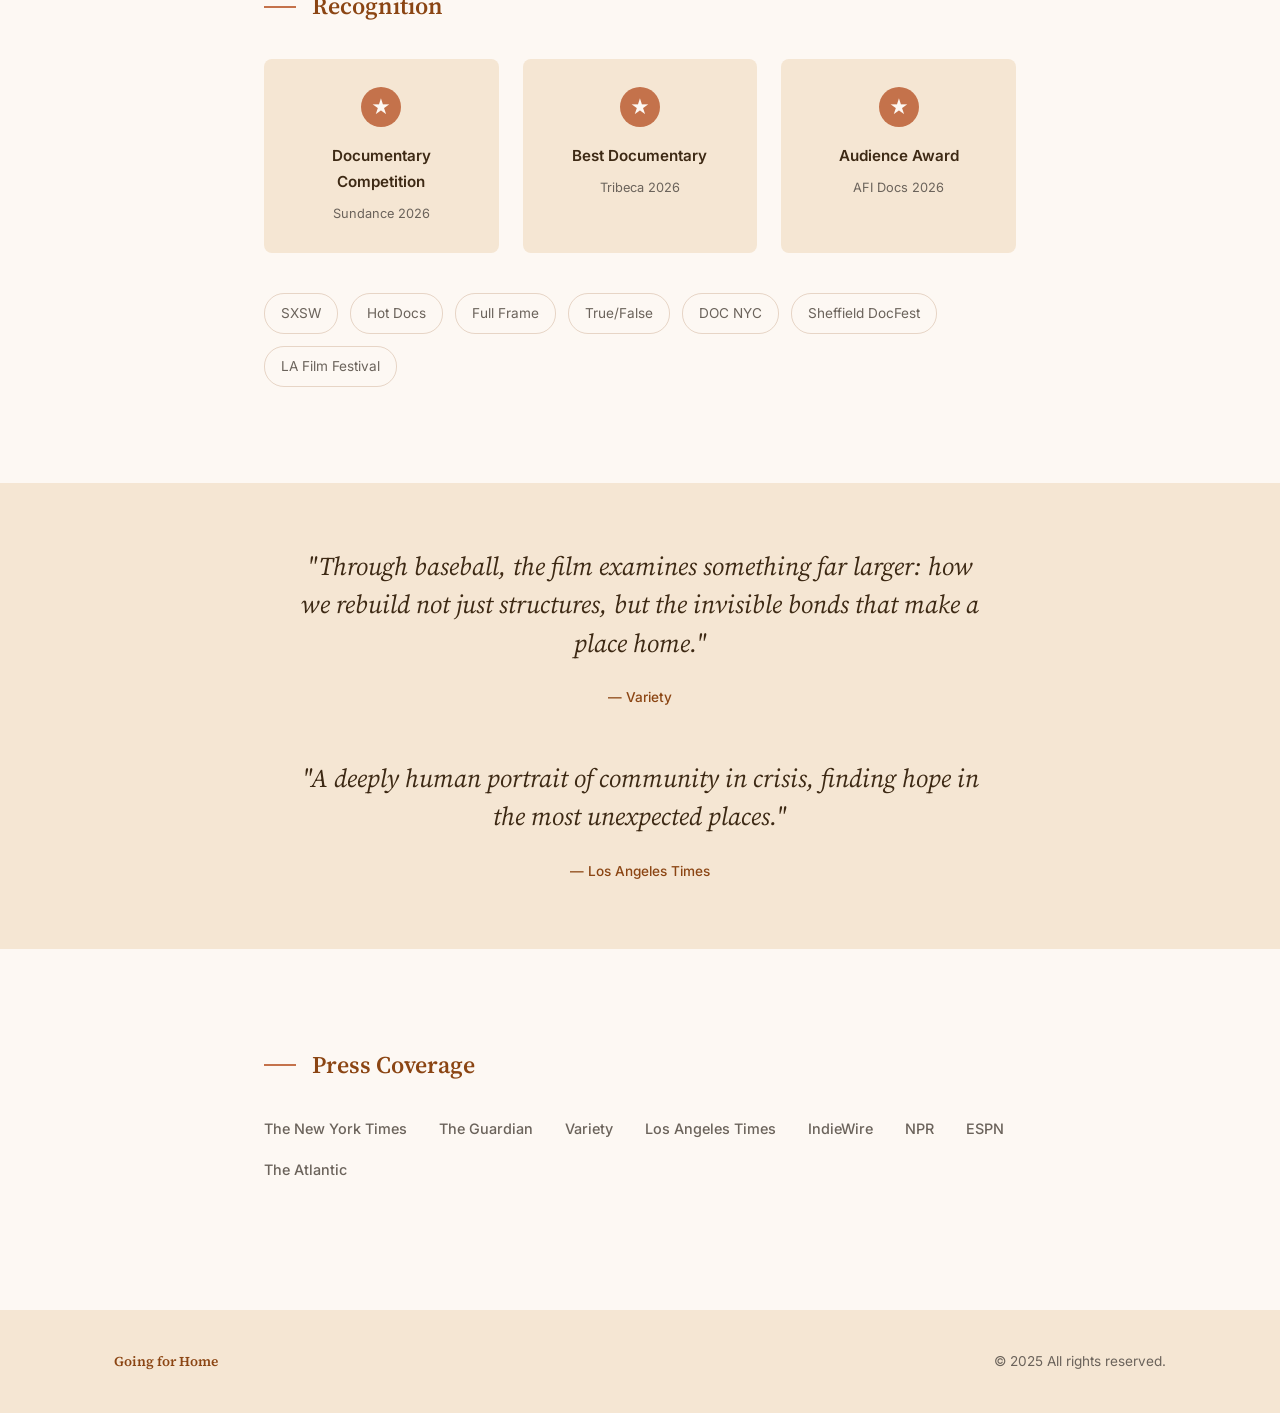
<file: requirements/mockup-v2-warm-community.html>
<!DOCTYPE html>
<html lang="en">
<head>
  <meta charset="UTF-8">
  <meta name="viewport" content="width=device-width, initial-scale=1.0">
  <title>Going for Home - A Documentary</title>
  <link rel="preconnect" href="https://fonts.googleapis.com">
  <link rel="preconnect" href="https://fonts.gstatic.com" crossorigin>
  <link href="https://fonts.googleapis.com/css2?family=Source+Serif+4:ital,wght@0,400;0,600;0,700;1,400&family=Inter:wght@400;500;600;700&display=swap" rel="stylesheet">
  <style>
    /*
     * STYLE V2: WARM COMMUNITY
     * -------------------------
     * Earth tones, warm palette, emphasizing hope and resilience
     * Inspired by: A24 films, community-focused documentaries
     * Mood: Hopeful, grounded, human, warm despite the tragedy
     */

    *, *::before, *::after {
      box-sizing: border-box;
      margin: 0;
      padding: 0;
    }

    :root {
      --clay: #8B4513;
      --terracotta: #C4724B;
      --sand: #F5E6D3;
      --cream: #FDF8F3;
      --earth: #3D2914;
      --sage: #6B7B5E;
      --warm-gray: #6B635B;
    }

    html {
      scroll-behavior: smooth;
    }

    body {
      font-family: 'Inter', -apple-system, sans-serif;
      font-size: 17px;
      line-height: 1.7;
      color: var(--earth);
      background: var(--cream);
    }

    a {
      color: inherit;
      text-decoration: none;
    }

    .container {
      max-width: 800px;
      margin: 0 auto;
      padding: 0 24px;
    }

    .container-wide {
      max-width: 1100px;
      margin: 0 auto;
      padding: 0 24px;
    }

    /* Navigation */
    .nav {
      position: fixed;
      top: 0;
      left: 0;
      right: 0;
      background: var(--cream);
      z-index: 100;
    }

    .nav-inner {
      display: flex;
      justify-content: space-between;
      align-items: center;
      padding: 20px 24px;
      max-width: 1100px;
      margin: 0 auto;
    }

    .nav-logo {
      font-family: 'Source Serif 4', Georgia, serif;
      font-size: 1.1rem;
      font-weight: 600;
      color: var(--clay);
    }

    .nav-links {
      display: flex;
      gap: 36px;
      list-style: none;
    }

    .nav-links a {
      font-size: 0.875rem;
      font-weight: 500;
      color: var(--warm-gray);
      transition: color 0.3s;
    }

    .nav-links a:hover,
    .nav-links a.active {
      color: var(--clay);
    }

    .nav-toggle {
      display: none;
      background: none;
      border: none;
      cursor: pointer;
      padding: 4px;
    }

    .nav-toggle span {
      display: block;
      width: 22px;
      height: 2px;
      background: var(--earth);
      margin: 5px 0;
      border-radius: 1px;
    }

    /* Mobile Menu */
    .mobile-menu {
      display: none;
      position: fixed;
      inset: 0;
      background: var(--cream);
      z-index: 200;
      flex-direction: column;
      align-items: center;
      justify-content: center;
      gap: 32px;
    }

    .mobile-menu.open { display: flex; }

    .mobile-menu a {
      font-family: 'Source Serif 4', Georgia, serif;
      font-size: 1.5rem;
      color: var(--clay);
    }

    .mobile-menu-close {
      position: absolute;
      top: 20px;
      right: 24px;
      background: none;
      border: none;
      font-size: 2rem;
      cursor: pointer;
      color: var(--earth);
    }

    /* Hero */
    .hero {
      padding: 80px 0 40px;
    }

    .hero-image {
      display: block;
      border-radius: 8px;
      overflow: hidden;
      box-shadow: 0 20px 60px rgba(61, 41, 20, 0.15);
    }

    .hero-placeholder {
      background: linear-gradient(145deg, #2C1810 0%, #4A2C1A 40%, #6B4423 100%);
      aspect-ratio: 16/9;
      display: flex;
      flex-direction: column;
      align-items: center;
      justify-content: center;
      color: var(--sand);
      text-align: center;
      padding: 48px;
      position: relative;
    }

    .hero-eyebrow {
      font-size: 0.75rem;
      letter-spacing: 0.2em;
      text-transform: uppercase;
      margin-bottom: 20px;
      opacity: 0.7;
    }

    .hero-placeholder h1 {
      font-family: 'Source Serif 4', Georgia, serif;
      font-size: 4rem;
      font-weight: 700;
      letter-spacing: -0.02em;
      margin-bottom: 20px;
      line-height: 1.1;
    }

    .hero-tagline {
      font-size: 1.1rem;
      opacity: 0.85;
      max-width: 520px;
      line-height: 1.6;
    }

    .play-indicator {
      margin-top: 40px;
      width: 72px;
      height: 72px;
      border: 2px solid rgba(245, 230, 211, 0.4);
      border-radius: 50%;
      display: flex;
      align-items: center;
      justify-content: center;
      transition: all 0.3s;
    }

    .play-indicator::after {
      content: '';
      width: 0;
      height: 0;
      border-left: 18px solid var(--sand);
      border-top: 11px solid transparent;
      border-bottom: 11px solid transparent;
      margin-left: 4px;
      opacity: 0.9;
    }

    .hero-image:hover .play-indicator {
      background: rgba(245, 230, 211, 0.1);
      border-color: rgba(245, 230, 211, 0.6);
    }

    /* Intro Block */
    .intro-block {
      background: var(--sand);
      padding: 56px 0;
      margin: 48px 0;
      border-radius: 4px;
    }

    .intro-block .container {
      display: grid;
      grid-template-columns: 1fr 2fr;
      gap: 48px;
      align-items: start;
    }

    .intro-meta {
      font-size: 0.85rem;
      color: var(--warm-gray);
    }

    .intro-meta div {
      margin-bottom: 16px;
    }

    .intro-meta span {
      display: block;
      font-size: 0.7rem;
      text-transform: uppercase;
      letter-spacing: 0.1em;
      margin-bottom: 4px;
      color: var(--sage);
    }

    /* Section */
    .section {
      padding: 48px 0;
    }

    .section-header {
      display: flex;
      align-items: center;
      gap: 16px;
      margin-bottom: 32px;
    }

    .section-header::before {
      content: '';
      width: 32px;
      height: 2px;
      background: var(--terracotta);
    }

    .section-title {
      font-family: 'Source Serif 4', Georgia, serif;
      font-size: 1.5rem;
      font-weight: 600;
      color: var(--clay);
    }

    /* Platforms */
    .platforms {
      display: flex;
      flex-wrap: wrap;
      gap: 16px;
      margin-bottom: 32px;
    }

    .platforms a {
      font-size: 0.85rem;
      font-weight: 600;
      padding: 10px 20px;
      background: var(--sand);
      border-radius: 24px;
      color: var(--clay);
      transition: all 0.3s;
    }

    .platforms a:hover {
      background: var(--clay);
      color: var(--cream);
    }

    /* Synopsis */
    .synopsis {
      font-family: 'Source Serif 4', Georgia, serif;
    }

    .synopsis p {
      margin-bottom: 24px;
      font-size: 1.2rem;
      line-height: 1.85;
      color: var(--earth);
    }

    /* Awards */
    .awards-grid {
      display: grid;
      grid-template-columns: repeat(3, 1fr);
      gap: 24px;
      margin-bottom: 40px;
    }

    .award-card {
      background: var(--sand);
      padding: 28px 24px;
      border-radius: 8px;
      text-align: center;
    }

    .award-card .icon {
      width: 40px;
      height: 40px;
      background: var(--terracotta);
      border-radius: 50%;
      margin: 0 auto 16px;
      display: flex;
      align-items: center;
      justify-content: center;
      color: var(--cream);
      font-size: 1.2rem;
    }

    .award-name {
      font-weight: 600;
      font-size: 0.95rem;
      margin-bottom: 8px;
      color: var(--earth);
    }

    .award-detail {
      font-size: 0.8rem;
      color: var(--warm-gray);
    }

    .festival-list {
      display: flex;
      flex-wrap: wrap;
      gap: 12px;
    }

    .festival-list span {
      font-size: 0.85rem;
      color: var(--warm-gray);
      padding: 8px 16px;
      border: 1px solid rgba(139, 69, 19, 0.2);
      border-radius: 20px;
    }

    /* Quotes */
    .quotes-section {
      background: var(--sand);
      padding: 64px 0;
      margin: 48px 0;
    }

    .quote {
      max-width: 700px;
      margin: 0 auto 48px;
      text-align: center;
    }

    .quote:last-child {
      margin-bottom: 0;
    }

    .quote p {
      font-family: 'Source Serif 4', Georgia, serif;
      font-size: 1.6rem;
      font-style: italic;
      line-height: 1.5;
      margin-bottom: 20px;
      color: var(--earth);
    }

    .quote cite {
      font-size: 0.85rem;
      font-style: normal;
      color: var(--clay);
      font-weight: 500;
    }

    /* Press */
    .press-list {
      display: flex;
      flex-wrap: wrap;
      gap: 16px 32px;
    }

    .press-list a {
      font-size: 0.9rem;
      font-weight: 500;
      color: var(--warm-gray);
      transition: color 0.3s;
    }

    .press-list a:hover {
      color: var(--clay);
    }

    /* Page Header */
    .page-header {
      padding: 120px 0 40px;
      text-align: center;
    }

    .page-header h1 {
      font-family: 'Source Serif 4', Georgia, serif;
      font-size: 3rem;
      font-weight: 700;
      color: var(--clay);
    }

    /* Screenings */
    .screening-item {
      display: grid;
      grid-template-columns: 120px 1fr auto;
      gap: 32px;
      padding: 28px 0;
      border-bottom: 1px solid rgba(139, 69, 19, 0.15);
      align-items: center;
    }

    .screening-date {
      font-family: 'Source Serif 4', Georgia, serif;
      font-size: 1rem;
      font-weight: 600;
      color: var(--clay);
    }

    .screening-venue {
      font-weight: 600;
      margin-bottom: 4px;
    }

    .screening-location {
      color: var(--warm-gray);
      font-size: 0.9rem;
    }

    .screening-link {
      font-size: 0.85rem;
      font-weight: 600;
      padding: 12px 24px;
      background: var(--clay);
      color: var(--cream);
      border-radius: 24px;
      transition: all 0.3s;
    }

    .screening-link:hover {
      background: var(--earth);
    }

    .past-screenings {
      columns: 2;
      column-gap: 48px;
      font-size: 0.9rem;
      color: var(--warm-gray);
    }

    .past-screenings p {
      margin-bottom: 12px;
      break-inside: avoid;
    }

    /* Host CTA */
    .host-cta {
      text-align: center;
      padding: 64px;
      background: var(--sand);
      border-radius: 12px;
      margin: 56px 0;
    }

    .host-cta h3 {
      font-family: 'Source Serif 4', Georgia, serif;
      font-size: 1.75rem;
      margin-bottom: 12px;
      color: var(--clay);
    }

    .host-cta p {
      color: var(--warm-gray);
      margin-bottom: 24px;
    }

    .btn {
      display: inline-block;
      padding: 14px 36px;
      background: var(--clay);
      color: var(--cream);
      font-weight: 600;
      font-size: 0.9rem;
      border-radius: 28px;
      transition: all 0.3s;
    }

    .btn:hover {
      background: var(--earth);
      transform: translateY(-2px);
    }

    /* Team */
    .team-member {
      display: grid;
      grid-template-columns: 180px 1fr;
      gap: 40px;
      margin-bottom: 56px;
      align-items: start;
    }

    .team-photo {
      background: var(--sand);
      aspect-ratio: 1;
      border-radius: 8px;
      display: flex;
      align-items: center;
      justify-content: center;
      font-size: 0.8rem;
      color: var(--warm-gray);
    }

    .team-info h3 {
      font-family: 'Source Serif 4', Georgia, serif;
      font-size: 1.5rem;
      font-weight: 600;
      margin-bottom: 4px;
      color: var(--clay);
    }

    .team-info .role {
      font-size: 0.85rem;
      color: var(--terracotta);
      margin-bottom: 20px;
      font-weight: 500;
    }

    .team-info p {
      font-size: 1rem;
      line-height: 1.8;
      color: var(--earth);
    }

    .credits-grid {
      display: grid;
      grid-template-columns: repeat(2, 1fr);
      gap: 16px 48px;
    }

    .credit-item {
      display: flex;
      justify-content: space-between;
      padding: 16px 0;
      border-bottom: 1px solid rgba(139, 69, 19, 0.1);
      font-size: 0.95rem;
    }

    .credit-item span:first-child {
      color: var(--warm-gray);
    }

    .credit-item span:last-child {
      font-weight: 500;
    }

    /* Contact */
    .contact-grid {
      display: grid;
      grid-template-columns: repeat(3, 1fr);
      gap: 24px;
      margin-bottom: 56px;
    }

    .contact-card {
      background: var(--sand);
      padding: 32px 24px;
      border-radius: 8px;
      text-align: center;
    }

    .contact-card label {
      display: block;
      font-size: 0.7rem;
      text-transform: uppercase;
      letter-spacing: 0.1em;
      color: var(--sage);
      margin-bottom: 12px;
    }

    .contact-card a {
      font-size: 1rem;
      font-weight: 500;
      color: var(--clay);
    }

    .contact-card a:hover {
      text-decoration: underline;
    }

    /* Form */
    .contact-form {
      max-width: 500px;
    }

    .form-group {
      margin-bottom: 24px;
    }

    .form-group label {
      display: block;
      font-size: 0.85rem;
      font-weight: 500;
      margin-bottom: 8px;
      color: var(--earth);
    }

    .form-group input,
    .form-group textarea,
    .form-group select {
      width: 100%;
      padding: 14px 16px;
      border: 1px solid rgba(139, 69, 19, 0.2);
      border-radius: 8px;
      font-size: 1rem;
      font-family: inherit;
      background: #fff;
      transition: border-color 0.3s;
    }

    .form-group input:focus,
    .form-group textarea:focus,
    .form-group select:focus {
      outline: none;
      border-color: var(--clay);
    }

    .form-group textarea {
      min-height: 140px;
      resize: vertical;
    }

    .social-links {
      display: flex;
      gap: 12px;
      margin-top: 48px;
    }

    .social-links a {
      width: 48px;
      height: 48px;
      background: var(--sand);
      border-radius: 50%;
      display: flex;
      align-items: center;
      justify-content: center;
      font-size: 0.75rem;
      font-weight: 600;
      color: var(--clay);
      transition: all 0.3s;
    }

    .social-links a:hover {
      background: var(--clay);
      color: var(--cream);
    }

    /* Footer */
    .footer {
      margin-top: 80px;
      padding: 40px 0;
      background: var(--sand);
    }

    .footer-inner {
      display: flex;
      justify-content: space-between;
      align-items: center;
      max-width: 1100px;
      margin: 0 auto;
      padding: 0 24px;
      font-size: 0.85rem;
    }

    .footer-logo {
      font-family: 'Source Serif 4', Georgia, serif;
      font-weight: 600;
      color: var(--clay);
    }

    .footer-copy {
      color: var(--warm-gray);
    }

    /* Page visibility */
    .page-section { display: none; }
    .page-section.active { display: block; }

    /* Responsive */
    @media (max-width: 768px) {
      .nav-links { display: none; }
      .nav-toggle { display: block; }

      .hero-placeholder h1 { font-size: 2.25rem; }

      .intro-block .container {
        grid-template-columns: 1fr;
        gap: 24px;
      }

      .awards-grid { grid-template-columns: 1fr; }
      .screening-item { grid-template-columns: 1fr; gap: 12px; }
      .screening-link { justify-self: start; }
      .past-screenings { columns: 1; }
      .team-member { grid-template-columns: 1fr; }
      .team-photo { max-width: 180px; }
      .credits-grid { grid-template-columns: 1fr; }
      .contact-grid { grid-template-columns: 1fr; }

      .footer-inner { flex-direction: column; gap: 16px; text-align: center; }
    }
  </style>
</head>
<body>

  <!-- Navigation -->
  <nav class="nav">
    <div class="nav-inner">
      <a href="#" class="nav-logo">Going for Home</a>
      <ul class="nav-links">
        <li><a href="#about" class="active" data-page="about">About</a></li>
        <li><a href="#screenings" data-page="screenings">Screenings</a></li>
        <li><a href="#team" data-page="team">Team</a></li>
        <li><a href="#contact" data-page="contact">Contact</a></li>
      </ul>
      <button class="nav-toggle" onclick="toggleMobileMenu()">
        <span></span><span></span><span></span>
      </button>
    </div>
  </nav>

  <!-- Mobile Menu -->
  <div class="mobile-menu" id="mobileMenu">
    <button class="mobile-menu-close" onclick="toggleMobileMenu()">&times;</button>
    <a href="#" onclick="showPage('about'); toggleMobileMenu();">About</a>
    <a href="#" onclick="showPage('screenings'); toggleMobileMenu();">Screenings</a>
    <a href="#" onclick="showPage('team'); toggleMobileMenu();">Team</a>
    <a href="#" onclick="showPage('contact'); toggleMobileMenu();">Contact</a>
  </div>

  <!-- ABOUT PAGE -->
  <div class="page-section active" id="about">
    <section class="hero">
      <div class="container-wide">
        <a href="#" class="hero-image" title="Watch Trailer">
          <div class="hero-placeholder">
            <p class="hero-eyebrow">A Documentary Film</p>
            <h1>Going for Home</h1>
            <p class="hero-tagline">In the aftermath of the Altadena fires, a Little League community discovers what it truly means to come home.</p>
            <div class="play-indicator"></div>
          </div>
        </a>
      </div>
    </section>

    <div class="intro-block">
      <div class="container-wide">
        <div class="intro-meta">
          <div><span>Director</span>[Director Name]</div>
          <div><span>Runtime</span>40 minutes</div>
          <div><span>Year</span>2025</div>
        </div>
        <div class="platforms">
          <a href="#">Watch on Vimeo</a>
          <a href="#">Criterion Channel</a>
          <a href="#">PBS</a>
        </div>
      </div>
    </div>

    <div class="container">
      <section class="section">
        <div class="synopsis">
          <p>When the Eaton Fire swept through Altadena in January 2025, it took homes, schools, and
          the baseball fields where generations of families had gathered. But it couldn't take the
          bonds that held this community together.</p>
          <p>Going for Home follows the Altadena Little League through their first season after the
          fires—a story of children learning resilience, parents finding strength in each other, and
          a community discovering that home is something you carry with you.</p>
        </div>
      </section>

      <section class="section">
        <div class="section-header">
          <h2 class="section-title">Recognition</h2>
        </div>

        <div class="awards-grid">
          <div class="award-card">
            <div class="icon">★</div>
            <div class="award-name">Documentary Competition</div>
            <div class="award-detail">Sundance 2026</div>
          </div>
          <div class="award-card">
            <div class="icon">★</div>
            <div class="award-name">Best Documentary</div>
            <div class="award-detail">Tribeca 2026</div>
          </div>
          <div class="award-card">
            <div class="icon">★</div>
            <div class="award-name">Audience Award</div>
            <div class="award-detail">AFI Docs 2026</div>
          </div>
        </div>

        <div class="festival-list">
          <span>SXSW</span>
          <span>Hot Docs</span>
          <span>Full Frame</span>
          <span>True/False</span>
          <span>DOC NYC</span>
          <span>Sheffield DocFest</span>
          <span>LA Film Festival</span>
        </div>
      </section>
    </div>

    <div class="quotes-section">
      <div class="container">
        <div class="quote">
          <p>"Through baseball, the film examines something far larger: how we rebuild not just
          structures, but the invisible bonds that make a place home."</p>
          <cite>— Variety</cite>
        </div>
        <div class="quote">
          <p>"A deeply human portrait of community in crisis, finding hope in the most unexpected places."</p>
          <cite>— Los Angeles Times</cite>
        </div>
      </div>
    </div>

    <div class="container">
      <section class="section">
        <div class="section-header">
          <h2 class="section-title">Press Coverage</h2>
        </div>
        <div class="press-list">
          <a href="#">The New York Times</a>
          <a href="#">The Guardian</a>
          <a href="#">Variety</a>
          <a href="#">Los Angeles Times</a>
          <a href="#">IndieWire</a>
          <a href="#">NPR</a>
          <a href="#">ESPN</a>
          <a href="#">The Atlantic</a>
        </div>
      </section>
    </div>
  </div>

  <!-- SCREENINGS PAGE -->
  <div class="page-section" id="screenings">
    <div class="container">
      <header class="page-header">
        <h1>Screenings</h1>
      </header>

      <section class="section">
        <div class="section-header">
          <h2 class="section-title">Upcoming</h2>
        </div>
        <div class="screening-item">
          <div class="screening-date">Mar 15, 2026</div>
          <div>
            <div class="screening-venue">Laemmle Playhouse 7</div>
            <div class="screening-location">Pasadena, California</div>
          </div>
          <a href="#" class="screening-link">Get Tickets</a>
        </div>
        <div class="screening-item">
          <div class="screening-date">Mar 22, 2026</div>
          <div>
            <div class="screening-venue">IFC Center</div>
            <div class="screening-location">New York, NY</div>
          </div>
          <a href="#" class="screening-link">Get Tickets</a>
        </div>
        <div class="screening-item">
          <div class="screening-date">Apr 5, 2026</div>
          <div>
            <div class="screening-venue">Gene Siskel Film Center</div>
            <div class="screening-location">Chicago, IL</div>
          </div>
          <a href="#" class="screening-link">More Info</a>
        </div>
      </section>

      <section class="section">
        <div class="section-header">
          <h2 class="section-title">Past Screenings</h2>
        </div>
        <div class="past-screenings">
          <p>Sundance Film Festival — Park City, UT</p>
          <p>SXSW — Austin, TX</p>
          <p>AFI Docs — Washington, DC</p>
          <p>LA Film Festival — Los Angeles, CA</p>
          <p>Hot Docs — Toronto, ON</p>
          <p>True/False — Columbia, MO</p>
        </div>
      </section>

      <div class="host-cta">
        <h3>Bring the Film to Your Community</h3>
        <p>Host a screening at your school, organization, or community center.</p>
        <a href="#" class="btn" onclick="showPage('contact')">Request a Screening</a>
      </div>
    </div>
  </div>

  <!-- TEAM PAGE -->
  <div class="page-section" id="team">
    <div class="container">
      <header class="page-header">
        <h1>The Team</h1>
      </header>

      <section class="section">
        <div class="team-member">
          <div class="team-photo">Photo</div>
          <div class="team-info">
            <h3>Director Name</h3>
            <p class="role">Director & Producer</p>
            <p>An award-winning documentary filmmaker with deep roots in community storytelling.
            When the Altadena fires broke out, they felt compelled to document not the destruction,
            but the response—the way people showed up for each other in moments of crisis.</p>
          </div>
        </div>

        <div class="team-member">
          <div class="team-photo">Photo</div>
          <div class="team-info">
            <h3>Producer Name</h3>
            <p class="role">Producer</p>
            <p>A veteran documentary producer whose work focuses on stories of resilience and
            community. Previous credits include award-winning films that have premiered at major
            festivals worldwide.</p>
          </div>
        </div>
      </section>

      <section class="section">
        <div class="section-header">
          <h2 class="section-title">Full Credits</h2>
        </div>
        <div class="credits-grid">
          <div class="credit-item"><span>Cinematography</span><span>DP Name</span></div>
          <div class="credit-item"><span>Editor</span><span>Editor Name</span></div>
          <div class="credit-item"><span>Original Score</span><span>Composer</span></div>
          <div class="credit-item"><span>Sound Design</span><span>Sound Designer</span></div>
          <div class="credit-item"><span>Executive Producer</span><span>EP Name</span></div>
          <div class="credit-item"><span>Archival Producer</span><span>Archival Name</span></div>
        </div>
      </section>
    </div>
  </div>

  <!-- CONTACT PAGE -->
  <div class="page-section" id="contact">
    <div class="container">
      <header class="page-header">
        <h1>Get in Touch</h1>
      </header>

      <section class="section">
        <div class="contact-grid">
          <div class="contact-card">
            <label>Press</label>
            <a href="mailto:press@goingforhome.film">press@goingforhome.film</a>
          </div>
          <div class="contact-card">
            <label>Screenings</label>
            <a href="mailto:screenings@goingforhome.film">screenings@goingforhome.film</a>
          </div>
          <div class="contact-card">
            <label>General</label>
            <a href="mailto:info@goingforhome.film">info@goingforhome.film</a>
          </div>
        </div>

        <div class="social-links">
          <a href="#" title="Instagram">IG</a>
          <a href="#" title="Facebook">FB</a>
          <a href="#" title="Vimeo">VM</a>
        </div>
      </section>
    </div>
  </div>

  <!-- Footer -->
  <footer class="footer">
    <div class="footer-inner">
      <span class="footer-logo">Going for Home</span>
      <span class="footer-copy">&copy; 2025 All rights reserved.</span>
    </div>
  </footer>

  <script>
    function showPage(pageId) {
      document.querySelectorAll('.page-section').forEach(p => p.classList.remove('active'));
      document.getElementById(pageId).classList.add('active');
      document.querySelectorAll('.nav-links a').forEach(link => {
        link.classList.toggle('active', link.dataset.page === pageId);
      });
      window.scrollTo(0, 0);
    }

    function toggleMobileMenu() {
      document.getElementById('mobileMenu').classList.toggle('open');
    }

    document.querySelectorAll('.nav-links a').forEach(link => {
      link.addEventListener('click', e => { e.preventDefault(); showPage(link.dataset.page); });
    });
  </script>
</body>
</html>
</file>
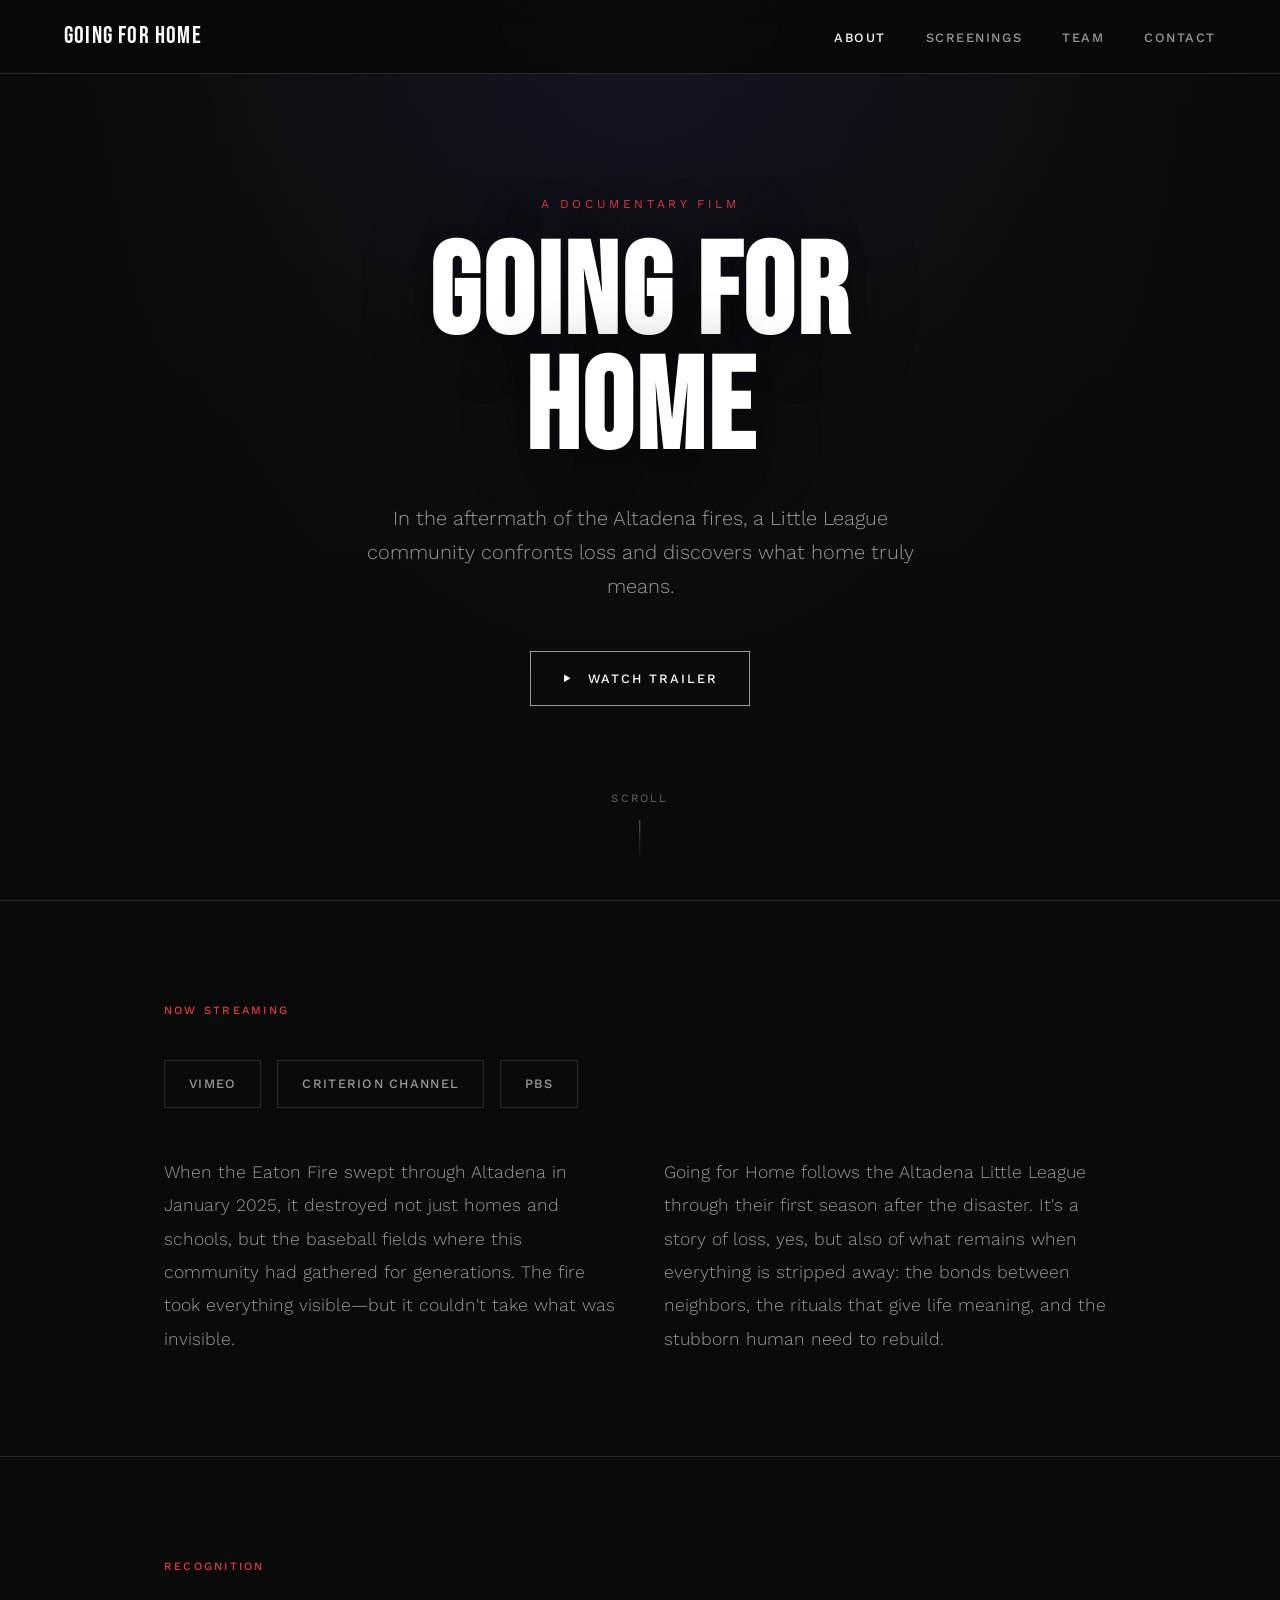
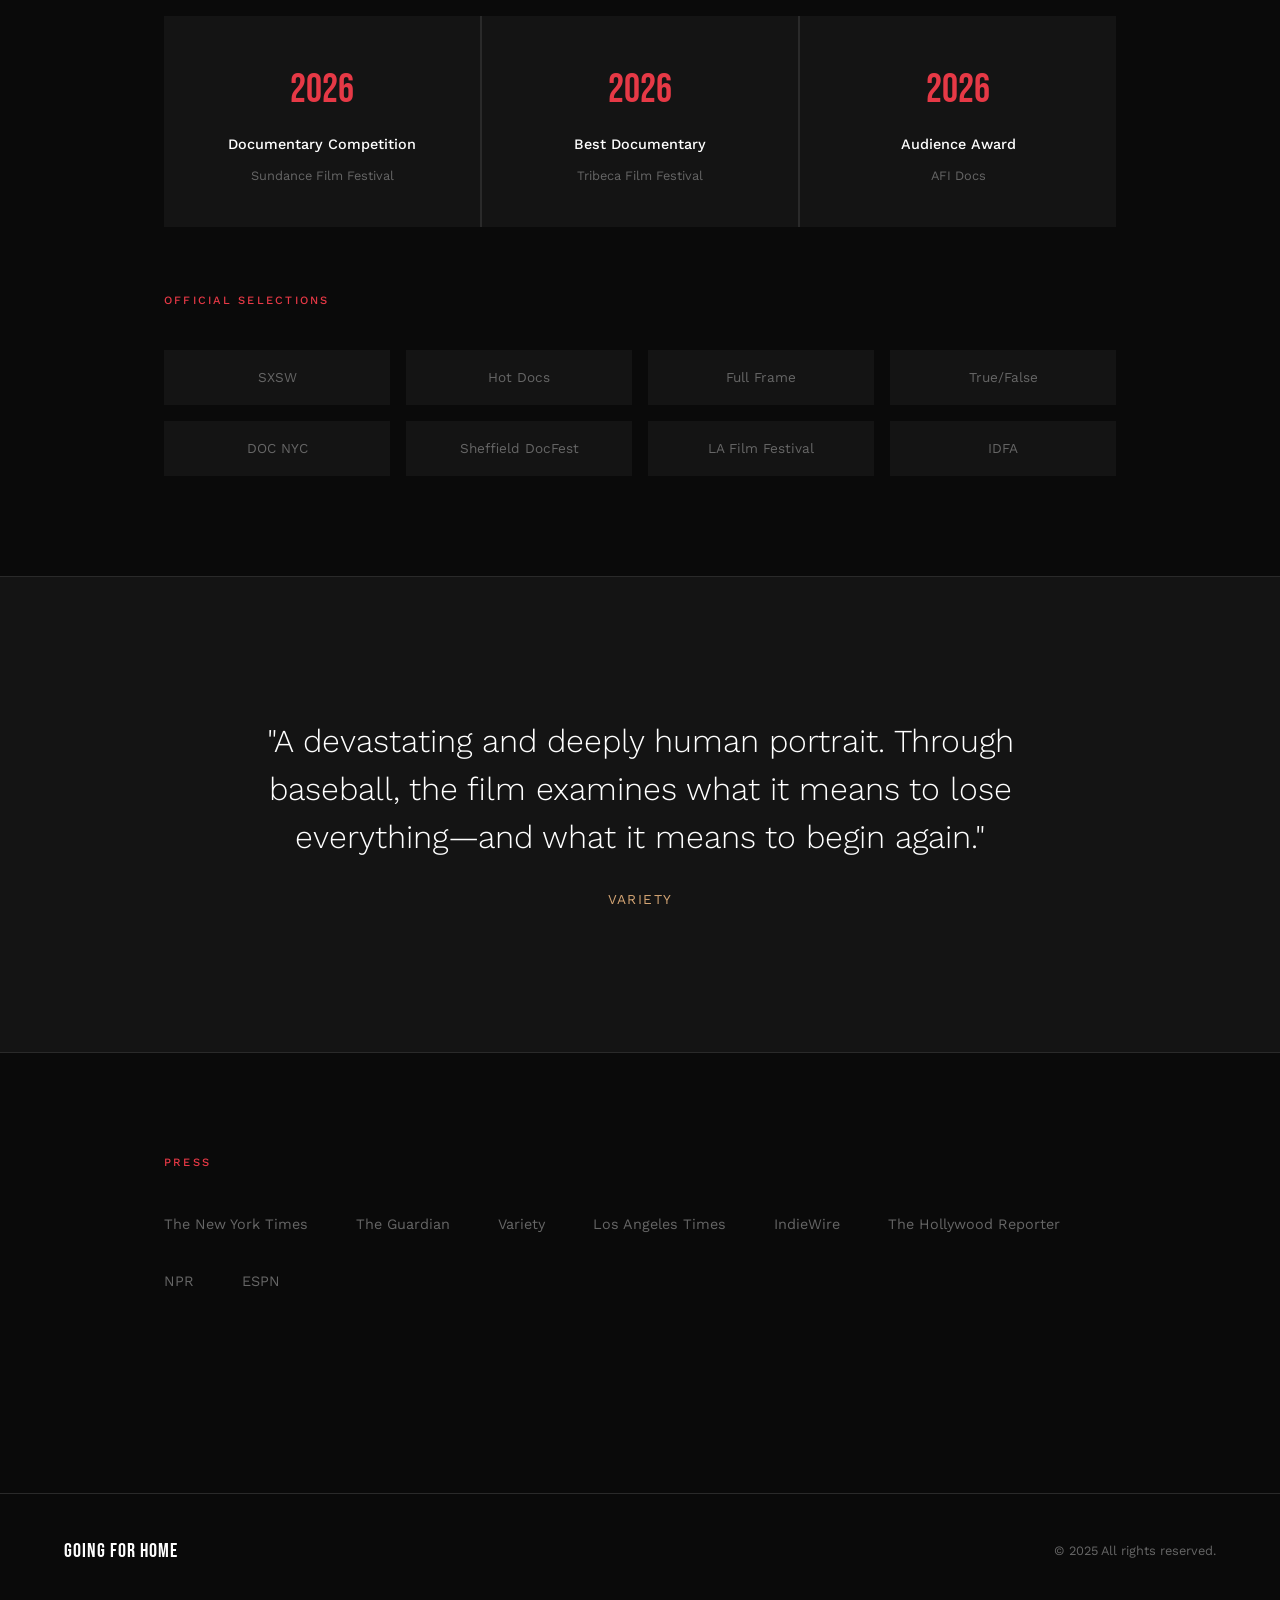
<file: requirements/mockup-v3-cinematic-dark.html>
<!DOCTYPE html>
<html lang="en">
<head>
  <meta charset="UTF-8">
  <meta name="viewport" content="width=device-width, initial-scale=1.0">
  <title>Going for Home - A Documentary</title>
  <link rel="preconnect" href="https://fonts.googleapis.com">
  <link rel="preconnect" href="https://fonts.gstatic.com" crossorigin>
  <link href="https://fonts.googleapis.com/css2?family=Bebas+Neue&family=Work+Sans:wght@300;400;500;600&display=swap" rel="stylesheet">
  <style>
    /*
     * STYLE V3: CINEMATIC DARK
     * -------------------------
     * Dark, dramatic, film-forward with strong contrast
     * Inspired by: Film noir posters, HBO documentaries, prestige cinema
     * Mood: Intense, dramatic, cinematic, weighty
     */

    *, *::before, *::after {
      box-sizing: border-box;
      margin: 0;
      padding: 0;
    }

    :root {
      --bg-dark: #0A0A0A;
      --bg-card: #141414;
      --bg-elevated: #1C1C1C;
      --text-primary: #FFFFFF;
      --text-secondary: #9A9A9A;
      --text-muted: #666666;
      --accent: #E63946;
      --accent-gold: #D4A574;
      --border: #2A2A2A;
    }

    html {
      scroll-behavior: smooth;
    }

    body {
      font-family: 'Work Sans', -apple-system, sans-serif;
      font-size: 16px;
      line-height: 1.7;
      color: var(--text-primary);
      background: var(--bg-dark);
    }

    a {
      color: inherit;
      text-decoration: none;
    }

    .container {
      max-width: 1000px;
      margin: 0 auto;
      padding: 0 24px;
    }

    /* Navigation */
    .nav {
      position: fixed;
      top: 0;
      left: 0;
      right: 0;
      background: rgba(10, 10, 10, 0.95);
      backdrop-filter: blur(10px);
      z-index: 100;
      border-bottom: 1px solid var(--border);
    }

    .nav-inner {
      display: flex;
      justify-content: space-between;
      align-items: center;
      padding: 16px 24px;
      max-width: 1200px;
      margin: 0 auto;
    }

    .nav-logo {
      font-family: 'Bebas Neue', Impact, sans-serif;
      font-size: 1.5rem;
      letter-spacing: 0.05em;
      color: var(--text-primary);
    }

    .nav-links {
      display: flex;
      gap: 40px;
      list-style: none;
    }

    .nav-links a {
      font-size: 0.8rem;
      font-weight: 500;
      letter-spacing: 0.12em;
      text-transform: uppercase;
      color: var(--text-secondary);
      transition: color 0.3s;
    }

    .nav-links a:hover,
    .nav-links a.active {
      color: var(--text-primary);
    }

    .nav-toggle {
      display: none;
      background: none;
      border: none;
      cursor: pointer;
      padding: 4px;
    }

    .nav-toggle span {
      display: block;
      width: 24px;
      height: 1px;
      background: var(--text-primary);
      margin: 6px 0;
    }

    /* Mobile Menu */
    .mobile-menu {
      display: none;
      position: fixed;
      inset: 0;
      background: var(--bg-dark);
      z-index: 200;
      flex-direction: column;
      align-items: center;
      justify-content: center;
      gap: 40px;
    }

    .mobile-menu.open { display: flex; }

    .mobile-menu a {
      font-family: 'Bebas Neue', Impact, sans-serif;
      font-size: 2rem;
      letter-spacing: 0.1em;
    }

    .mobile-menu-close {
      position: absolute;
      top: 16px;
      right: 24px;
      background: none;
      border: none;
      font-size: 2rem;
      cursor: pointer;
      color: var(--text-primary);
    }

    /* Hero */
    .hero {
      min-height: 100vh;
      display: flex;
      align-items: center;
      justify-content: center;
      position: relative;
      overflow: hidden;
    }

    .hero-bg {
      position: absolute;
      inset: 0;
      background: linear-gradient(180deg,
        rgba(10,10,10,0.3) 0%,
        rgba(10,10,10,0.6) 50%,
        rgba(10,10,10,0.95) 100%
      ),
      radial-gradient(ellipse at center top, #1a1a2e 0%, var(--bg-dark) 70%);
    }

    .hero-content {
      position: relative;
      z-index: 1;
      text-align: center;
      padding: 40px 24px;
    }

    .hero-eyebrow {
      font-size: 0.75rem;
      letter-spacing: 0.3em;
      text-transform: uppercase;
      color: var(--accent);
      margin-bottom: 24px;
    }

    .hero-title {
      font-family: 'Bebas Neue', Impact, sans-serif;
      font-size: 8rem;
      letter-spacing: 0.02em;
      line-height: 0.9;
      margin-bottom: 32px;
      text-shadow: 0 4px 60px rgba(0,0,0,0.5);
    }

    .hero-tagline {
      font-size: 1.25rem;
      font-weight: 300;
      color: var(--text-secondary);
      max-width: 600px;
      margin: 0 auto 48px;
      line-height: 1.7;
    }

    .hero-play {
      display: inline-flex;
      align-items: center;
      gap: 16px;
      padding: 16px 32px;
      border: 1px solid var(--text-secondary);
      font-size: 0.8rem;
      font-weight: 500;
      letter-spacing: 0.15em;
      text-transform: uppercase;
      transition: all 0.3s;
    }

    .hero-play:hover {
      background: var(--text-primary);
      color: var(--bg-dark);
      border-color: var(--text-primary);
    }

    .hero-play::before {
      content: '▶';
      font-size: 0.7rem;
    }

    .hero-scroll {
      position: absolute;
      bottom: 40px;
      left: 50%;
      transform: translateX(-50%);
      font-size: 0.7rem;
      letter-spacing: 0.2em;
      text-transform: uppercase;
      color: var(--text-muted);
    }

    .hero-scroll::after {
      content: '';
      display: block;
      width: 1px;
      height: 40px;
      background: linear-gradient(to bottom, var(--text-muted), transparent);
      margin: 12px auto 0;
    }

    /* Section */
    .section {
      padding: 100px 0;
      border-top: 1px solid var(--border);
    }

    .section-label {
      font-size: 0.7rem;
      font-weight: 500;
      letter-spacing: 0.2em;
      text-transform: uppercase;
      color: var(--accent);
      margin-bottom: 40px;
    }

    .section-title {
      font-family: 'Bebas Neue', Impact, sans-serif;
      font-size: 3rem;
      letter-spacing: 0.02em;
      margin-bottom: 40px;
    }

    /* Platforms */
    .platforms {
      display: flex;
      flex-wrap: wrap;
      gap: 16px;
      margin-bottom: 48px;
    }

    .platforms a {
      font-size: 0.8rem;
      font-weight: 500;
      letter-spacing: 0.1em;
      text-transform: uppercase;
      padding: 12px 24px;
      border: 1px solid var(--border);
      color: var(--text-secondary);
      transition: all 0.3s;
    }

    .platforms a:hover {
      border-color: var(--accent);
      color: var(--accent);
    }

    /* Synopsis */
    .synopsis {
      display: grid;
      grid-template-columns: 1fr 1fr;
      gap: 48px;
    }

    .synopsis p {
      font-size: 1.1rem;
      font-weight: 300;
      line-height: 1.9;
      color: var(--text-secondary);
    }

    /* Awards */
    .awards-grid {
      display: grid;
      grid-template-columns: repeat(3, 1fr);
      gap: 2px;
      background: var(--border);
      margin-bottom: 64px;
    }

    .award-card {
      background: var(--bg-card);
      padding: 40px 32px;
      text-align: center;
    }

    .award-year {
      font-family: 'Bebas Neue', Impact, sans-serif;
      font-size: 2.5rem;
      color: var(--accent);
      margin-bottom: 8px;
    }

    .award-name {
      font-size: 0.9rem;
      font-weight: 500;
      margin-bottom: 8px;
    }

    .award-detail {
      font-size: 0.8rem;
      color: var(--text-muted);
    }

    .festival-grid {
      display: grid;
      grid-template-columns: repeat(4, 1fr);
      gap: 16px;
    }

    .festival-grid span {
      font-size: 0.85rem;
      color: var(--text-muted);
      padding: 16px;
      background: var(--bg-card);
      text-align: center;
    }

    /* Quotes */
    .quotes-section {
      background: var(--bg-card);
    }

    .quote {
      max-width: 800px;
      margin: 0 auto;
      text-align: center;
      padding: 40px 0;
    }

    .quote p {
      font-size: 2rem;
      font-weight: 300;
      line-height: 1.5;
      margin-bottom: 24px;
      color: var(--text-primary);
    }

    .quote cite {
      font-size: 0.85rem;
      font-style: normal;
      color: var(--accent-gold);
      letter-spacing: 0.1em;
      text-transform: uppercase;
    }

    /* Press */
    .press-grid {
      display: flex;
      flex-wrap: wrap;
      gap: 32px 48px;
    }

    .press-grid a {
      font-size: 0.9rem;
      color: var(--text-muted);
      transition: color 0.3s;
    }

    .press-grid a:hover {
      color: var(--text-primary);
    }

    /* Page Header */
    .page-header {
      padding: 140px 0 60px;
      text-align: center;
    }

    .page-header h1 {
      font-family: 'Bebas Neue', Impact, sans-serif;
      font-size: 5rem;
      letter-spacing: 0.05em;
    }

    /* Screenings */
    .screening-item {
      display: grid;
      grid-template-columns: 140px 1fr auto;
      gap: 40px;
      padding: 32px 0;
      border-bottom: 1px solid var(--border);
      align-items: center;
    }

    .screening-date {
      font-family: 'Bebas Neue', Impact, sans-serif;
      font-size: 1.5rem;
      color: var(--accent);
    }

    .screening-venue {
      font-weight: 500;
      font-size: 1.1rem;
      margin-bottom: 4px;
    }

    .screening-location {
      color: var(--text-muted);
      font-size: 0.9rem;
    }

    .screening-link {
      font-size: 0.75rem;
      font-weight: 500;
      letter-spacing: 0.15em;
      text-transform: uppercase;
      padding: 14px 28px;
      background: var(--text-primary);
      color: var(--bg-dark);
      transition: all 0.3s;
    }

    .screening-link:hover {
      background: var(--accent);
      color: var(--text-primary);
    }

    .past-grid {
      display: grid;
      grid-template-columns: repeat(2, 1fr);
      gap: 16px;
    }

    .past-grid p {
      font-size: 0.9rem;
      color: var(--text-muted);
      padding: 16px 20px;
      background: var(--bg-card);
    }

    /* Host CTA */
    .host-cta {
      text-align: center;
      padding: 80px 48px;
      background: var(--bg-card);
      margin: 80px 0;
      border: 1px solid var(--border);
    }

    .host-cta h3 {
      font-family: 'Bebas Neue', Impact, sans-serif;
      font-size: 2.5rem;
      margin-bottom: 16px;
    }

    .host-cta p {
      color: var(--text-secondary);
      margin-bottom: 32px;
    }

    .btn {
      display: inline-block;
      padding: 16px 40px;
      background: var(--accent);
      color: var(--text-primary);
      font-size: 0.8rem;
      font-weight: 500;
      letter-spacing: 0.15em;
      text-transform: uppercase;
      transition: all 0.3s;
    }

    .btn:hover {
      background: #ff4757;
    }

    /* Team */
    .team-member {
      display: grid;
      grid-template-columns: 200px 1fr;
      gap: 48px;
      margin-bottom: 64px;
      align-items: start;
    }

    .team-photo {
      aspect-ratio: 1;
      background: var(--bg-card);
      display: flex;
      align-items: center;
      justify-content: center;
      font-size: 0.8rem;
      color: var(--text-muted);
      letter-spacing: 0.1em;
      text-transform: uppercase;
    }

    .team-info h3 {
      font-family: 'Bebas Neue', Impact, sans-serif;
      font-size: 2rem;
      margin-bottom: 4px;
    }

    .team-info .role {
      font-size: 0.85rem;
      color: var(--accent);
      letter-spacing: 0.1em;
      text-transform: uppercase;
      margin-bottom: 24px;
    }

    .team-info p {
      font-size: 1rem;
      font-weight: 300;
      line-height: 1.8;
      color: var(--text-secondary);
    }

    .credits-grid {
      display: grid;
      grid-template-columns: repeat(2, 1fr);
      gap: 2px;
      background: var(--border);
    }

    .credit-item {
      display: flex;
      justify-content: space-between;
      padding: 20px 24px;
      background: var(--bg-card);
      font-size: 0.9rem;
    }

    .credit-item span:first-child {
      color: var(--text-muted);
    }

    /* Contact */
    .contact-grid {
      display: grid;
      grid-template-columns: repeat(3, 1fr);
      gap: 2px;
      background: var(--border);
      margin-bottom: 64px;
    }

    .contact-card {
      background: var(--bg-card);
      padding: 40px 32px;
      text-align: center;
    }

    .contact-card label {
      display: block;
      font-size: 0.7rem;
      text-transform: uppercase;
      letter-spacing: 0.15em;
      color: var(--text-muted);
      margin-bottom: 12px;
    }

    .contact-card a {
      font-size: 1rem;
      color: var(--text-primary);
      transition: color 0.3s;
    }

    .contact-card a:hover {
      color: var(--accent);
    }

    /* Form */
    .contact-form {
      max-width: 500px;
    }

    .form-group {
      margin-bottom: 28px;
    }

    .form-group label {
      display: block;
      font-size: 0.7rem;
      text-transform: uppercase;
      letter-spacing: 0.15em;
      margin-bottom: 12px;
      color: var(--text-secondary);
    }

    .form-group input,
    .form-group textarea,
    .form-group select {
      width: 100%;
      padding: 16px;
      border: 1px solid var(--border);
      background: var(--bg-card);
      color: var(--text-primary);
      font-size: 1rem;
      font-family: inherit;
      transition: border-color 0.3s;
    }

    .form-group input:focus,
    .form-group textarea:focus,
    .form-group select:focus {
      outline: none;
      border-color: var(--accent);
    }

    .form-group textarea {
      min-height: 140px;
      resize: vertical;
    }

    .form-group select {
      cursor: pointer;
    }

    .social-links {
      display: flex;
      gap: 16px;
      margin-top: 56px;
    }

    .social-links a {
      width: 50px;
      height: 50px;
      border: 1px solid var(--border);
      display: flex;
      align-items: center;
      justify-content: center;
      font-size: 0.75rem;
      font-weight: 500;
      letter-spacing: 0.05em;
      color: var(--text-secondary);
      transition: all 0.3s;
    }

    .social-links a:hover {
      border-color: var(--accent);
      color: var(--accent);
    }

    /* Footer */
    .footer {
      margin-top: 100px;
      padding: 40px 0;
      border-top: 1px solid var(--border);
    }

    .footer-inner {
      display: flex;
      justify-content: space-between;
      align-items: center;
      max-width: 1200px;
      margin: 0 auto;
      padding: 0 24px;
      font-size: 0.8rem;
    }

    .footer-logo {
      font-family: 'Bebas Neue', Impact, sans-serif;
      font-size: 1.25rem;
      letter-spacing: 0.05em;
    }

    .footer-copy {
      color: var(--text-muted);
    }

    /* Page visibility */
    .page-section { display: none; }
    .page-section.active { display: block; }

    /* Responsive */
    @media (max-width: 768px) {
      .nav-links { display: none; }
      .nav-toggle { display: block; }

      .hero-title { font-size: 4rem; }
      .hero-tagline { font-size: 1rem; }

      .synopsis { grid-template-columns: 1fr; gap: 24px; }
      .awards-grid { grid-template-columns: 1fr; }
      .festival-grid { grid-template-columns: repeat(2, 1fr); }
      .screening-item { grid-template-columns: 1fr; gap: 12px; }
      .screening-link { justify-self: start; }
      .past-grid { grid-template-columns: 1fr; }
      .team-member { grid-template-columns: 1fr; }
      .team-photo { max-width: 200px; }
      .credits-grid { grid-template-columns: 1fr; }
      .contact-grid { grid-template-columns: 1fr; }

      .page-header h1 { font-size: 3rem; }
      .section-title { font-size: 2rem; }

      .footer-inner { flex-direction: column; gap: 16px; text-align: center; }
    }
  </style>
</head>
<body>

  <!-- Navigation -->
  <nav class="nav">
    <div class="nav-inner">
      <a href="#" class="nav-logo">Going for Home</a>
      <ul class="nav-links">
        <li><a href="#about" class="active" data-page="about">About</a></li>
        <li><a href="#screenings" data-page="screenings">Screenings</a></li>
        <li><a href="#team" data-page="team">Team</a></li>
        <li><a href="#contact" data-page="contact">Contact</a></li>
      </ul>
      <button class="nav-toggle" onclick="toggleMobileMenu()">
        <span></span><span></span><span></span>
      </button>
    </div>
  </nav>

  <!-- Mobile Menu -->
  <div class="mobile-menu" id="mobileMenu">
    <button class="mobile-menu-close" onclick="toggleMobileMenu()">&times;</button>
    <a href="#" onclick="showPage('about'); toggleMobileMenu();">About</a>
    <a href="#" onclick="showPage('screenings'); toggleMobileMenu();">Screenings</a>
    <a href="#" onclick="showPage('team'); toggleMobileMenu();">Team</a>
    <a href="#" onclick="showPage('contact'); toggleMobileMenu();">Contact</a>
  </div>

  <!-- ABOUT PAGE -->
  <div class="page-section active" id="about">
    <section class="hero">
      <div class="hero-bg"></div>
      <div class="hero-content">
        <p class="hero-eyebrow">A Documentary Film</p>
        <h1 class="hero-title">Going for<br>Home</h1>
        <p class="hero-tagline">In the aftermath of the Altadena fires, a Little League community confronts loss and discovers what home truly means.</p>
        <a href="#" class="hero-play">Watch Trailer</a>
      </div>
      <div class="hero-scroll">Scroll</div>
    </section>

    <section class="section">
      <div class="container">
        <p class="section-label">Now Streaming</p>
        <div class="platforms">
          <a href="#">Vimeo</a>
          <a href="#">Criterion Channel</a>
          <a href="#">PBS</a>
        </div>

        <div class="synopsis">
          <p>When the Eaton Fire swept through Altadena in January 2025, it destroyed not just homes and schools, but the baseball fields where this community had gathered for generations. The fire took everything visible—but it couldn't take what was invisible.</p>
          <p>Going for Home follows the Altadena Little League through their first season after the disaster. It's a story of loss, yes, but also of what remains when everything is stripped away: the bonds between neighbors, the rituals that give life meaning, and the stubborn human need to rebuild.</p>
        </div>
      </div>
    </section>

    <section class="section">
      <div class="container">
        <p class="section-label">Recognition</p>

        <div class="awards-grid">
          <div class="award-card">
            <div class="award-year">2026</div>
            <div class="award-name">Documentary Competition</div>
            <div class="award-detail">Sundance Film Festival</div>
          </div>
          <div class="award-card">
            <div class="award-year">2026</div>
            <div class="award-name">Best Documentary</div>
            <div class="award-detail">Tribeca Film Festival</div>
          </div>
          <div class="award-card">
            <div class="award-year">2026</div>
            <div class="award-name">Audience Award</div>
            <div class="award-detail">AFI Docs</div>
          </div>
        </div>

        <p class="section-label">Official Selections</p>
        <div class="festival-grid">
          <span>SXSW</span>
          <span>Hot Docs</span>
          <span>Full Frame</span>
          <span>True/False</span>
          <span>DOC NYC</span>
          <span>Sheffield DocFest</span>
          <span>LA Film Festival</span>
          <span>IDFA</span>
        </div>
      </div>
    </section>

    <section class="section quotes-section">
      <div class="container">
        <div class="quote">
          <p>"A devastating and deeply human portrait. Through baseball, the film examines what it means to lose everything—and what it means to begin again."</p>
          <cite>Variety</cite>
        </div>
      </div>
    </section>

    <section class="section">
      <div class="container">
        <p class="section-label">Press</p>
        <div class="press-grid">
          <a href="#">The New York Times</a>
          <a href="#">The Guardian</a>
          <a href="#">Variety</a>
          <a href="#">Los Angeles Times</a>
          <a href="#">IndieWire</a>
          <a href="#">The Hollywood Reporter</a>
          <a href="#">NPR</a>
          <a href="#">ESPN</a>
        </div>
      </div>
    </section>
  </div>

  <!-- SCREENINGS PAGE -->
  <div class="page-section" id="screenings">
    <div class="container">
      <header class="page-header">
        <h1>Screenings</h1>
      </header>

      <section class="section" style="padding-top: 0;">
        <p class="section-label">Upcoming</p>
        <div class="screening-item">
          <div class="screening-date">Mar 15</div>
          <div>
            <div class="screening-venue">Laemmle Playhouse 7</div>
            <div class="screening-location">Pasadena, California</div>
          </div>
          <a href="#" class="screening-link">Tickets</a>
        </div>
        <div class="screening-item">
          <div class="screening-date">Mar 22</div>
          <div>
            <div class="screening-venue">IFC Center</div>
            <div class="screening-location">New York, NY</div>
          </div>
          <a href="#" class="screening-link">Tickets</a>
        </div>
        <div class="screening-item">
          <div class="screening-date">Apr 5</div>
          <div>
            <div class="screening-venue">Gene Siskel Film Center</div>
            <div class="screening-location">Chicago, IL</div>
          </div>
          <a href="#" class="screening-link">Info</a>
        </div>
      </section>

      <section class="section">
        <p class="section-label">Past Screenings</p>
        <div class="past-grid">
          <p>Sundance Film Festival — Park City, UT</p>
          <p>SXSW — Austin, TX</p>
          <p>AFI Docs — Washington, DC</p>
          <p>LA Film Festival — Los Angeles, CA</p>
          <p>Hot Docs — Toronto, ON</p>
          <p>True/False — Columbia, MO</p>
        </div>
      </section>

      <div class="host-cta">
        <h3>Host a Screening</h3>
        <p>Bring the film to your school, organization, or community.</p>
        <a href="#" class="btn" onclick="showPage('contact')">Get in Touch</a>
      </div>
    </div>
  </div>

  <!-- TEAM PAGE -->
  <div class="page-section" id="team">
    <div class="container">
      <header class="page-header">
        <h1>Team</h1>
      </header>

      <section class="section" style="padding-top: 0;">
        <div class="team-member">
          <div class="team-photo">Photo</div>
          <div class="team-info">
            <h3>Director Name</h3>
            <p class="role">Director / Producer</p>
            <p>An award-winning documentary filmmaker whose work examines communities in transformation. When the Altadena fires broke out, they felt compelled to document not the destruction, but the quiet acts of resilience that followed—the way people showed up for each other when everything else was gone.</p>
          </div>
        </div>

        <div class="team-member">
          <div class="team-photo">Photo</div>
          <div class="team-info">
            <h3>Producer Name</h3>
            <p class="role">Producer</p>
            <p>A veteran documentary producer with a focus on stories of community and resilience. Their work has premiered at major festivals worldwide and been acquired by leading distributors and streamers.</p>
          </div>
        </div>
      </section>

      <section class="section">
        <p class="section-label">Credits</p>
        <div class="credits-grid">
          <div class="credit-item"><span>Cinematography</span><span>DP Name</span></div>
          <div class="credit-item"><span>Editor</span><span>Editor Name</span></div>
          <div class="credit-item"><span>Original Score</span><span>Composer</span></div>
          <div class="credit-item"><span>Sound Design</span><span>Sound Designer</span></div>
          <div class="credit-item"><span>Executive Producer</span><span>EP Name</span></div>
          <div class="credit-item"><span>Archival Producer</span><span>Archival Name</span></div>
        </div>
      </section>
    </div>
  </div>

  <!-- CONTACT PAGE -->
  <div class="page-section" id="contact">
    <div class="container">
      <header class="page-header">
        <h1>Contact</h1>
      </header>

      <section class="section" style="padding-top: 0;">
        <div class="contact-grid">
          <div class="contact-card">
            <label>Press</label>
            <a href="mailto:press@goingforhome.film">press@goingforhome.film</a>
          </div>
          <div class="contact-card">
            <label>Screenings</label>
            <a href="mailto:screenings@goingforhome.film">screenings@goingforhome.film</a>
          </div>
          <div class="contact-card">
            <label>General</label>
            <a href="mailto:info@goingforhome.film">info@goingforhome.film</a>
          </div>
        </div>

        <div class="social-links">
          <a href="#">IG</a>
          <a href="#">FB</a>
          <a href="#">VM</a>
        </div>
      </section>
    </div>
  </div>

  <!-- Footer -->
  <footer class="footer">
    <div class="footer-inner">
      <span class="footer-logo">Going for Home</span>
      <span class="footer-copy">&copy; 2025 All rights reserved.</span>
    </div>
  </footer>

  <script>
    function showPage(pageId) {
      document.querySelectorAll('.page-section').forEach(p => p.classList.remove('active'));
      document.getElementById(pageId).classList.add('active');
      document.querySelectorAll('.nav-links a').forEach(link => {
        link.classList.toggle('active', link.dataset.page === pageId);
      });
      window.scrollTo(0, 0);
    }

    function toggleMobileMenu() {
      document.getElementById('mobileMenu').classList.toggle('open');
    }

    document.querySelectorAll('.nav-links a').forEach(link => {
      link.addEventListener('click', e => { e.preventDefault(); showPage(link.dataset.page); });
    });
  </script>
</body>
</html>
</file>
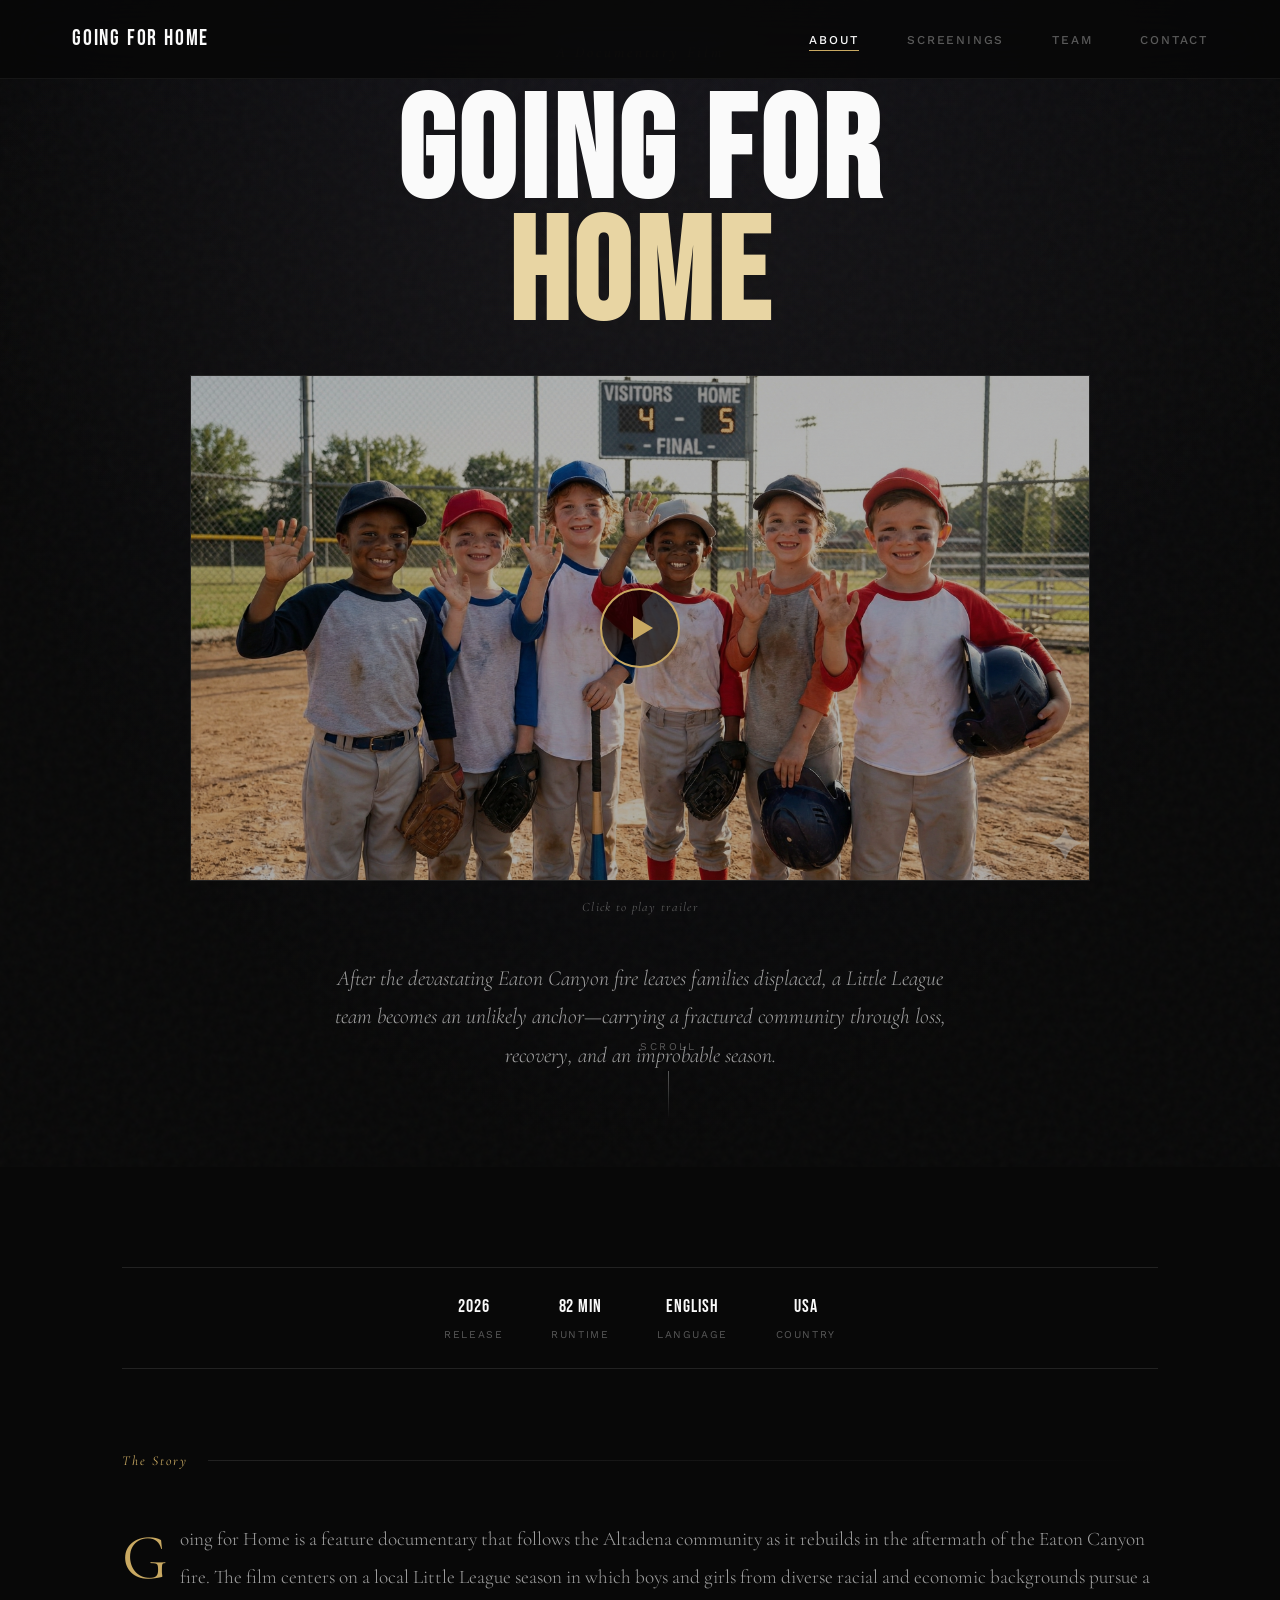
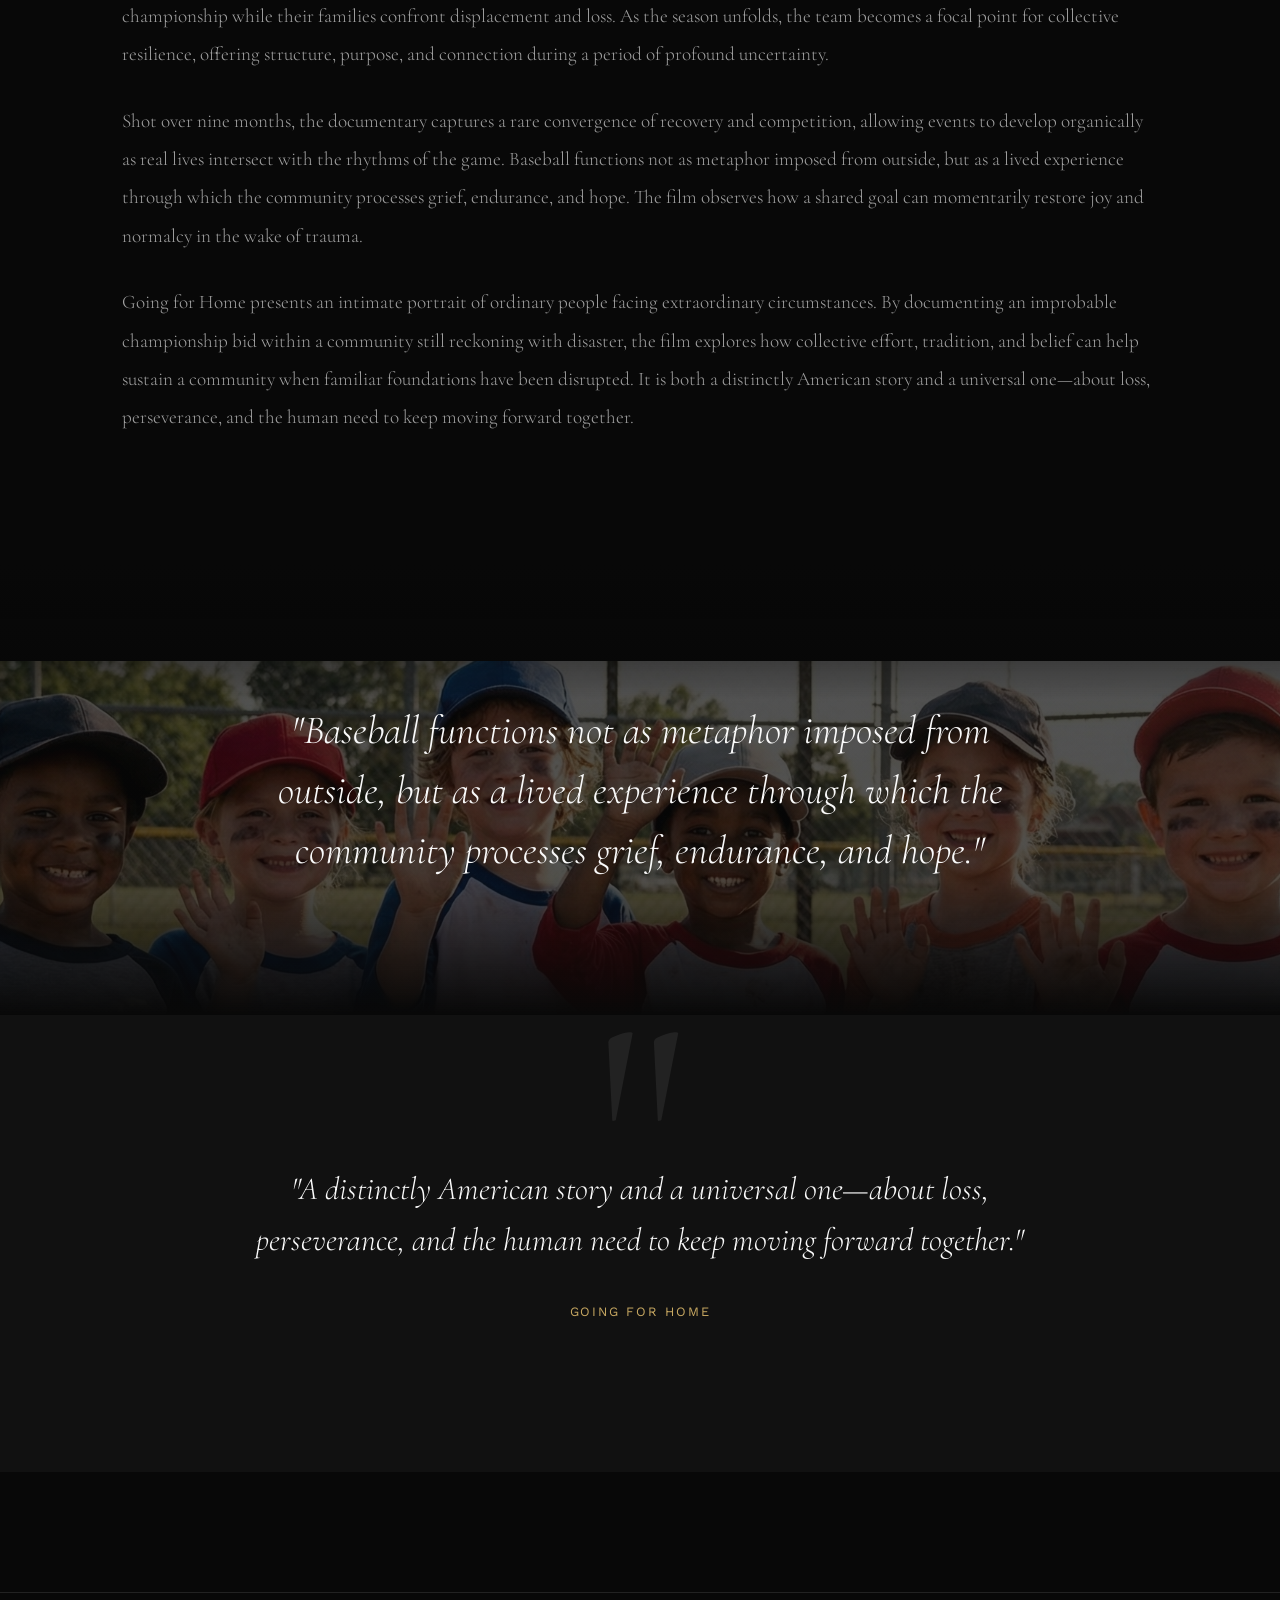
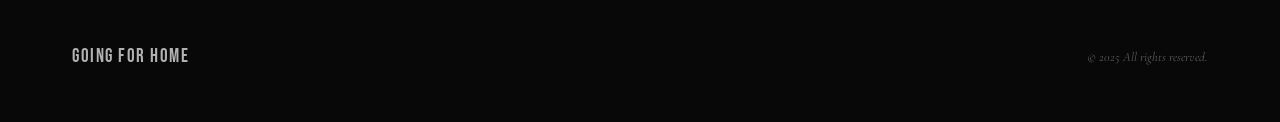
<file: requirements/mockup-v3.1-elevated.html>
<!DOCTYPE html>
<html lang="en">
<head>
  <meta charset="UTF-8">
  <meta name="viewport" content="width=device-width, initial-scale=1.0">
  <title>Going for Home - A Documentary</title>
  <link rel="preconnect" href="https://fonts.googleapis.com">
  <link rel="preconnect" href="https://fonts.gstatic.com" crossorigin>
  <link href="https://fonts.googleapis.com/css2?family=Bebas+Neue&family=Cormorant+Garamond:ital,wght@0,300;0,400;0,500;1,400&family=Work+Sans:wght@300;400;500;600&display=swap" rel="stylesheet">
  <style>
    /*
     * STYLE V3.1: CINEMATIC DARK — ELEVATED
     * --------------------------------------
     * Premium polish with smooth animations & luxury touches
     * Enhanced: transitions, hover states, refined typography, spacing
     */

    *, *::before, *::after {
      box-sizing: border-box;
      margin: 0;
      padding: 0;
    }

    :root {
      --bg-dark: #080808;
      --bg-card: #111111;
      --bg-elevated: #1a1a1a;
      --bg-hover: #1f1f1f;
      --text-primary: #FAFAFA;
      --text-secondary: #A0A0A0;
      --text-muted: #5A5A5A;
      --accent: #E63946;
      --accent-glow: rgba(230, 57, 70, 0.4);
      --accent-gold: #C9A962;
      --accent-gold-light: #E8D5A3;
      --border: #222222;
      --border-light: #333333;
    }

    html { scroll-behavior: smooth; }

    body {
      font-family: 'Work Sans', -apple-system, sans-serif;
      font-size: 16px;
      line-height: 1.7;
      color: var(--text-primary);
      background: var(--bg-dark);
      overflow-x: hidden;
    }

    a { color: inherit; text-decoration: none; }

    .container {
      max-width: 1100px;
      margin: 0 auto;
      padding: 0 32px;
    }

    /* Reveal Animations */
    .reveal {
      opacity: 0;
      transform: translateY(30px);
      transition: opacity 0.8s cubic-bezier(0.25, 0.46, 0.45, 0.94), 
                  transform 0.8s cubic-bezier(0.25, 0.46, 0.45, 0.94);
    }
    .reveal.visible { opacity: 1; transform: translateY(0); }
    .reveal-delay-1 { transition-delay: 0.1s; }
    .reveal-delay-2 { transition-delay: 0.2s; }
    .reveal-delay-3 { transition-delay: 0.3s; }

    /* Navigation */
    .nav {
      position: fixed;
      top: 0;
      left: 0;
      right: 0;
      background: rgba(8, 8, 8, 0.85);
      backdrop-filter: blur(20px);
      -webkit-backdrop-filter: blur(20px);
      z-index: 100;
      border-bottom: 1px solid rgba(255,255,255,0.06);
      transition: background 0.4s, border-color 0.4s;
    }
    .nav.scrolled {
      background: rgba(8, 8, 8, 0.95);
      border-bottom-color: var(--border);
    }
    .nav-inner {
      display: flex;
      justify-content: space-between;
      align-items: center;
      padding: 20px 32px;
      max-width: 1200px;
      margin: 0 auto;
    }
    .nav-logo {
      font-family: 'Bebas Neue', Impact, sans-serif;
      font-size: 1.4rem;
      letter-spacing: 0.08em;
      color: var(--text-primary);
      transition: opacity 0.3s;
    }
    .nav-logo:hover { opacity: 0.7; }
    .nav-links {
      display: flex;
      gap: 48px;
      list-style: none;
    }
    .nav-links a {
      font-size: 0.75rem;
      font-weight: 500;
      letter-spacing: 0.15em;
      text-transform: uppercase;
      color: var(--text-muted);
      position: relative;
      padding: 4px 0;
      transition: color 0.3s;
    }
    .nav-links a::after {
      content: '';
      position: absolute;
      bottom: 0;
      left: 0;
      width: 0;
      height: 1px;
      background: var(--accent-gold);
      transition: width 0.3s cubic-bezier(0.25, 0.46, 0.45, 0.94);
    }
    .nav-links a:hover, .nav-links a.active { color: var(--text-primary); }
    .nav-links a:hover::after, .nav-links a.active::after { width: 100%; }
    .nav-toggle {
      display: none;
      background: none;
      border: none;
      cursor: pointer;
      padding: 8px;
      position: relative;
      width: 32px;
      height: 32px;
    }
    .nav-toggle span {
      display: block;
      width: 20px;
      height: 1px;
      background: var(--text-primary);
      position: absolute;
      left: 6px;
      transition: all 0.3s;
    }
    .nav-toggle span:nth-child(1) { top: 10px; }
    .nav-toggle span:nth-child(2) { top: 15px; }
    .nav-toggle span:nth-child(3) { top: 20px; }

    /* Mobile Menu */
    .mobile-menu {
      display: none;
      position: fixed;
      inset: 0;
      background: var(--bg-dark);
      z-index: 200;
      flex-direction: column;
      align-items: center;
      justify-content: center;
      gap: 32px;
      opacity: 0;
      transition: opacity 0.4s;
    }
    .mobile-menu.open { display: flex; opacity: 1; }
    .mobile-menu a {
      font-family: 'Bebas Neue', Impact, sans-serif;
      font-size: 2.5rem;
      letter-spacing: 0.1em;
      opacity: 0;
      transform: translateY(20px);
      transition: opacity 0.4s, transform 0.4s, color 0.3s;
    }
    .mobile-menu.open a { opacity: 1; transform: translateY(0); }
    .mobile-menu a:nth-child(2) { transition-delay: 0.1s; }
    .mobile-menu a:nth-child(3) { transition-delay: 0.15s; }
    .mobile-menu a:nth-child(4) { transition-delay: 0.2s; }
    .mobile-menu a:nth-child(5) { transition-delay: 0.25s; }
    .mobile-menu a:hover { color: var(--accent-gold); }
    .mobile-menu-close {
      position: absolute;
      top: 20px;
      right: 32px;
      background: none;
      border: none;
      font-size: 2rem;
      cursor: pointer;
      color: var(--text-primary);
      transition: transform 0.3s, opacity 0.3s;
    }
    .mobile-menu-close:hover { transform: rotate(90deg); opacity: 0.7; }

    /* Hero */
    .hero {
      min-height: 100vh;
      display: flex;
      align-items: center;
      justify-content: center;
      position: relative;
      overflow: hidden;
    }
    .hero-bg {
      position: absolute;
      inset: -20%;
      background: 
        radial-gradient(ellipse 80% 50% at 50% 30%, rgba(201, 169, 98, 0.03) 0%, transparent 50%),
        radial-gradient(ellipse at center top, #12121a 0%, var(--bg-dark) 60%);
      will-change: transform;
    }
    .hero-bg::before {
      content: '';
      position: absolute;
      inset: 0;
      background: url("data:image/svg+xml,%3Csvg viewBox='0 0 256 256' xmlns='http://www.w3.org/2000/svg'%3E%3Cfilter id='noise'%3E%3CfeTurbulence type='fractalNoise' baseFrequency='0.8' numOctaves='4' stitchTiles='stitch'/%3E%3C/filter%3E%3Crect width='100%25' height='100%25' filter='url(%23noise)'/%3E%3C/svg%3E");
      opacity: 0.03;
      pointer-events: none;
    }
    .hero-content {
      position: relative;
      z-index: 1;
      text-align: center;
      padding: 40px 32px;
    }
    .hero-eyebrow {
      font-family: 'Cormorant Garamond', Georgia, serif;
      font-size: 0.95rem;
      font-weight: 400;
      font-style: italic;
      letter-spacing: 0.2em;
      color: var(--accent-gold);
      margin-bottom: 28px;
      opacity: 0;
      transform: translateY(20px);
      animation: fadeUp 1s 0.3s forwards;
    }
    .hero-title {
      font-family: 'Bebas Neue', Impact, sans-serif;
      font-size: clamp(4rem, 12vw, 9rem);
      letter-spacing: 0.03em;
      line-height: 0.85;
      margin-bottom: 36px;
      opacity: 0;
      animation: fadeUp 1s 0.5s forwards;
    }
    .hero-title span { display: block; }
    .hero-title span:last-child { color: var(--accent-gold-light); }
    .hero-tagline {
      font-family: 'Cormorant Garamond', Georgia, serif;
      font-size: 1.35rem;
      font-weight: 300;
      font-style: italic;
      color: var(--text-secondary);
      max-width: 640px;
      margin: 0 auto 52px;
      line-height: 1.8;
      opacity: 0;
      animation: fadeUp 1s 0.7s forwards;
    }
    @keyframes fadeUp { to { opacity: 1; transform: translateY(0); } }

    .hero-play {
      display: inline-flex;
      align-items: center;
      gap: 14px;
      padding: 18px 36px;
      border: 1px solid var(--accent-gold);
      color: var(--accent-gold);
      font-size: 0.75rem;
      font-weight: 500;
      letter-spacing: 0.18em;
      text-transform: uppercase;
      position: relative;
      overflow: hidden;
      opacity: 0;
      animation: fadeUp 1s 0.9s forwards;
      transition: color 0.4s, border-color 0.4s;
    }
    .hero-play::before {
      content: '';
      position: absolute;
      inset: 0;
      background: var(--accent-gold);
      transform: scaleX(0);
      transform-origin: left;
      transition: transform 0.4s cubic-bezier(0.25, 0.46, 0.45, 0.94);
      z-index: -1;
    }
    .hero-play:hover { color: var(--bg-dark); border-color: var(--accent-gold); }
    .hero-play:hover::before { transform: scaleX(1); }
    .hero-play-icon {
      width: 0;
      height: 0;
      border-left: 8px solid currentColor;
      border-top: 5px solid transparent;
      border-bottom: 5px solid transparent;
      transition: transform 0.3s;
    }
    .hero-play:hover .hero-play-icon { transform: translateX(3px); }

    /* Hero Media (Image/Video) */
    .hero-media {
      position: relative;
      width: 100%;
      max-width: 900px;
      margin: 0 auto 40px;
      opacity: 0;
      animation: fadeUp 1s 0.7s forwards;
    }
    .hero-media-container {
      position: relative;
      aspect-ratio: 16/9;
      overflow: hidden;
      cursor: pointer;
      border: 1px solid var(--border);
      background: var(--bg-card);
    }
    .hero-poster {
      width: 100%;
      height: 100%;
      object-fit: cover;
      transition: transform 0.5s, opacity 0.5s;
    }
    .hero-media-container:hover .hero-poster {
      transform: scale(1.02);
    }
    .hero-play-overlay {
      position: absolute;
      inset: 0;
      display: flex;
      align-items: center;
      justify-content: center;
      background: rgba(0,0,0,0.3);
      transition: background 0.3s;
    }
    .hero-media-container:hover .hero-play-overlay {
      background: rgba(0,0,0,0.5);
    }
    .hero-play-btn {
      width: 80px;
      height: 80px;
      border: 2px solid var(--accent-gold);
      border-radius: 50%;
      display: flex;
      align-items: center;
      justify-content: center;
      background: rgba(0,0,0,0.6);
      transition: transform 0.3s, background 0.3s, border-color 0.3s;
    }
    .hero-media-container:hover .hero-play-btn {
      transform: scale(1.1);
      background: var(--accent-gold);
    }
    .hero-play-btn::after {
      content: '';
      width: 0;
      height: 0;
      border-left: 20px solid var(--accent-gold);
      border-top: 12px solid transparent;
      border-bottom: 12px solid transparent;
      margin-left: 6px;
      transition: border-color 0.3s;
    }
    .hero-media-container:hover .hero-play-btn::after {
      border-left-color: var(--bg-dark);
    }
    .hero-video {
      position: absolute;
      inset: 0;
      width: 100%;
      height: 100%;
      border: 0;
      opacity: 0;
      pointer-events: none;
      transition: opacity 0.5s;
    }
    .hero-media.playing .hero-poster,
    .hero-media.playing .hero-play-overlay {
      opacity: 0;
      pointer-events: none;
    }
    .hero-media.playing .hero-video {
      opacity: 1;
      pointer-events: auto;
    }
    .hero-media-label {
      font-family: 'Cormorant Garamond', Georgia, serif;
      font-size: 0.8rem;
      font-style: italic;
      color: var(--text-muted);
      text-align: center;
      margin-top: 16px;
      letter-spacing: 0.1em;
    }

    .hero-scroll {
      position: absolute;
      bottom: 48px;
      left: 50%;
      transform: translateX(-50%);
      font-size: 0.65rem;
      letter-spacing: 0.25em;
      text-transform: uppercase;
      color: var(--text-muted);
      opacity: 0;
      animation: fadeUp 1s 1s forwards;
    }
    .hero-scroll::after {
      content: '';
      display: block;
      width: 1px;
      height: 48px;
      background: linear-gradient(to bottom, var(--text-muted), transparent);
      margin: 16px auto 0;
      animation: scrollPulse 2s infinite;
    }
    @keyframes scrollPulse {
      0%, 100% { opacity: 0.5; transform: scaleY(1); }
      50% { opacity: 1; transform: scaleY(1.1); }
    }

    /* Trailer Section */
    .trailer-section {
      padding: 0 0 80px;
      position: relative;
    }
    .trailer-wrapper {
      max-width: 1000px;
      margin: 0 auto;
      padding: 0 32px;
    }
    .trailer-frame {
      position: relative;
      padding-bottom: 56.25%; /* 16:9 aspect ratio */
      height: 0;
      overflow: hidden;
      background: var(--bg-card);
      border: 1px solid var(--border);
    }
    .trailer-frame iframe {
      position: absolute;
      top: 0;
      left: 0;
      width: 100%;
      height: 100%;
      border: 0;
    }
    .trailer-label {
      font-family: 'Cormorant Garamond', Georgia, serif;
      font-size: 0.85rem;
      font-style: italic;
      letter-spacing: 0.15em;
      color: var(--accent-gold);
      text-align: center;
      margin-bottom: 24px;
      display: flex;
      align-items: center;
      justify-content: center;
      gap: 20px;
    }
    .trailer-label::before,
    .trailer-label::after {
      content: '';
      width: 60px;
      height: 1px;
      background: var(--border);
    }

    /* Film Stats Bar */
    .film-stats {
      display: flex;
      justify-content: center;
      gap: 48px;
      padding: 24px 0;
      border-top: 1px solid var(--border);
      border-bottom: 1px solid var(--border);
      margin-bottom: 80px;
    }
    .film-stat { text-align: center; }
    .film-stat-value {
      font-family: 'Bebas Neue', Impact, sans-serif;
      font-size: 1.1rem;
      letter-spacing: 0.05em;
      color: var(--text-primary);
      margin-bottom: 4px;
    }
    .film-stat-label {
      font-size: 0.65rem;
      letter-spacing: 0.15em;
      text-transform: uppercase;
      color: var(--text-muted);
    }

    /* Section */
    .section { padding: 100px 0; }
    .section-label {
      font-family: 'Cormorant Garamond', Georgia, serif;
      font-size: 0.85rem;
      font-style: italic;
      letter-spacing: 0.15em;
      color: var(--accent-gold);
      margin-bottom: 48px;
      display: flex;
      align-items: center;
      gap: 20px;
    }
    .section-label::after {
      content: '';
      flex: 1;
      height: 1px;
      background: linear-gradient(to right, var(--border), transparent);
    }
    .section-title {
      font-family: 'Bebas Neue', Impact, sans-serif;
      font-size: 3.5rem;
      letter-spacing: 0.03em;
      margin-bottom: 48px;
    }

    /* Synopsis */
    .synopsis-full {
      max-width: 100%;
    }
    .synopsis-full p {
      font-family: 'Cormorant Garamond', Georgia, serif;
      font-size: 1.2rem;
      font-weight: 300;
      line-height: 2;
      color: var(--text-secondary);
      margin-bottom: 28px;
    }
    .synopsis-full p:first-of-type::first-letter {
      font-size: 4rem;
      float: left;
      line-height: 1;
      margin-right: 12px;
      margin-top: 6px;
      color: var(--accent-gold);
      font-weight: 400;
    }

    /* Parallax Section */
    .parallax-section {
      position: relative;
      height: 50vh;
      min-height: 400px;
      overflow: hidden;
      display: flex;
      align-items: center;
      justify-content: center;
    }
    .parallax-bg {
      position: absolute;
      inset: -30%;
      background-image: url('hero_image.png');
      background-size: cover;
      background-position: center;
      will-change: transform;
    }
    .parallax-overlay {
      position: absolute;
      inset: 0;
      background: linear-gradient(
        to bottom,
        var(--bg-dark) 0%,
        rgba(8,8,8,0.7) 30%,
        rgba(8,8,8,0.7) 70%,
        var(--bg-dark) 100%
      );
    }
    .parallax-content {
      position: relative;
      z-index: 1;
      text-align: center;
      padding: 0 32px;
    }
    .parallax-quote {
      font-family: 'Cormorant Garamond', Georgia, serif;
      font-size: 2.5rem;
      font-weight: 300;
      font-style: italic;
      color: var(--text-primary);
      max-width: 800px;
      line-height: 1.5;
    }

    /* Quotes */
    .quotes-section {
      background: var(--bg-card);
      position: relative;
      overflow: hidden;
    }
    .quotes-section::before {
      content: '"';
      font-family: 'Cormorant Garamond', Georgia, serif;
      font-size: 20rem;
      position: absolute;
      top: -40px;
      left: 50%;
      transform: translateX(-50%);
      color: var(--border);
      pointer-events: none;
      line-height: 1;
    }
    .quote {
      max-width: 850px;
      margin: 0 auto;
      text-align: center;
      padding: 48px 0;
      position: relative;
    }
    .quote p {
      font-family: 'Cormorant Garamond', Georgia, serif;
      font-size: 2rem;
      font-weight: 300;
      font-style: italic;
      line-height: 1.6;
      margin-bottom: 32px;
      color: var(--text-primary);
    }
    .quote cite {
      font-family: 'Work Sans', sans-serif;
      font-size: 0.8rem;
      font-style: normal;
      color: var(--accent-gold);
      letter-spacing: 0.15em;
      text-transform: uppercase;
    }

    /* Page Header */
    .page-header {
      padding: 160px 0 80px;
      text-align: center;
      position: relative;
    }
    .page-header::after {
      content: '';
      position: absolute;
      bottom: 0;
      left: 50%;
      transform: translateX(-50%);
      width: 60px;
      height: 1px;
      background: var(--accent-gold);
    }
    .page-header h1 {
      font-family: 'Bebas Neue', Impact, sans-serif;
      font-size: clamp(3rem, 8vw, 5.5rem);
      letter-spacing: 0.08em;
    }

    /* Screenings */
    .screening-item {
      display: grid;
      grid-template-columns: 160px 1fr auto;
      gap: 48px;
      padding: 36px 0;
      border-bottom: 1px solid var(--border);
      align-items: center;
      transition: background 0.3s;
    }
    .screening-item:hover { background: rgba(255,255,255,0.01); }
    .screening-date {
      font-family: 'Bebas Neue', Impact, sans-serif;
      font-size: 1.4rem;
      color: var(--accent-gold);
      letter-spacing: 0.03em;
    }
    .screening-venue {
      font-weight: 500;
      font-size: 1.15rem;
      margin-bottom: 6px;
      letter-spacing: 0.01em;
    }
    .screening-location {
      font-family: 'Cormorant Garamond', Georgia, serif;
      font-style: italic;
      color: var(--text-muted);
      font-size: 1rem;
    }
    .screening-link {
      font-size: 0.7rem;
      font-weight: 500;
      letter-spacing: 0.18em;
      text-transform: uppercase;
      padding: 16px 32px;
      background: transparent;
      border: 1px solid var(--text-primary);
      color: var(--text-primary);
      position: relative;
      overflow: hidden;
      transition: color 0.4s;
    }
    .screening-link::before {
      content: '';
      position: absolute;
      inset: 0;
      background: var(--text-primary);
      transform: scaleX(0);
      transform-origin: left;
      transition: transform 0.4s cubic-bezier(0.25, 0.46, 0.45, 0.94);
      z-index: -1;
    }
    .screening-link:hover { color: var(--bg-dark); }
    .screening-link:hover::before { transform: scaleX(1); }

    /* Host CTA */
    .host-cta {
      text-align: center;
      padding: 100px 56px;
      background: var(--bg-card);
      margin: 100px 0;
      border: 1px solid var(--border);
      position: relative;
      overflow: hidden;
    }
    .host-cta::before {
      content: '';
      position: absolute;
      top: 0;
      left: 0;
      right: 0;
      height: 1px;
      background: linear-gradient(90deg, transparent, var(--accent-gold), transparent);
    }
    .host-cta h3 {
      font-family: 'Bebas Neue', Impact, sans-serif;
      font-size: 3rem;
      letter-spacing: 0.03em;
      margin-bottom: 16px;
    }
    .host-cta p {
      font-family: 'Cormorant Garamond', Georgia, serif;
      font-size: 1.15rem;
      font-style: italic;
      color: var(--text-secondary);
      margin-bottom: 40px;
    }
    .btn {
      display: inline-block;
      padding: 18px 48px;
      background: var(--accent-gold);
      color: var(--bg-dark);
      font-size: 0.75rem;
      font-weight: 600;
      letter-spacing: 0.18em;
      text-transform: uppercase;
      position: relative;
      overflow: hidden;
      transition: transform 0.3s;
    }
    .btn:hover { transform: translateY(-2px); }
    .btn::after {
      content: '';
      position: absolute;
      inset: 0;
      background: linear-gradient(rgba(255,255,255,0.2), transparent);
      opacity: 0;
      transition: opacity 0.3s;
    }
    .btn:hover::after { opacity: 1; }

    /* Team */
    .team-member {
      display: grid;
      grid-template-columns: 200px 1fr;
      gap: 48px;
      margin-bottom: 72px;
      align-items: start;
    }
    .team-photo {
      aspect-ratio: 1;
      background: var(--bg-card);
      display: flex;
      align-items: center;
      justify-content: center;
      font-size: 0.75rem;
      color: var(--text-muted);
      letter-spacing: 0.12em;
      text-transform: uppercase;
      position: relative;
      overflow: hidden;
      transition: transform 0.5s;
    }
    .team-photo::before {
      content: '';
      position: absolute;
      inset: 0;
      border: 1px solid var(--border);
      transition: border-color 0.4s;
    }
    .team-member:hover .team-photo { transform: scale(1.02); }
    .team-member:hover .team-photo::before { border-color: var(--accent-gold); }
    .team-info h3 {
      font-family: 'Bebas Neue', Impact, sans-serif;
      font-size: 2rem;
      letter-spacing: 0.02em;
      margin-bottom: 8px;
    }
    .team-info .role {
      font-family: 'Cormorant Garamond', Georgia, serif;
      font-size: 1rem;
      font-style: italic;
      color: var(--accent-gold);
      margin-bottom: 24px;
    }
    .team-info p {
      font-size: 0.95rem;
      font-weight: 300;
      line-height: 1.9;
      color: var(--text-secondary);
    }

    /* Credits */
    .credits-grid {
      display: grid;
      grid-template-columns: repeat(2, 1fr);
      gap: 1px;
      background: var(--border);
    }
    .credit-item {
      display: flex;
      justify-content: space-between;
      padding: 20px 24px;
      background: var(--bg-card);
      font-size: 0.85rem;
      transition: background 0.3s;
    }
    .credit-item:hover { background: var(--bg-elevated); }
    .credit-item span:first-child {
      font-family: 'Cormorant Garamond', Georgia, serif;
      font-style: italic;
      color: var(--text-muted);
    }

    /* Contact */
    .contact-grid {
      display: grid;
      grid-template-columns: repeat(3, 1fr);
      gap: 1px;
      background: var(--border);
      margin-bottom: 72px;
    }
    .contact-card {
      background: var(--bg-card);
      padding: 48px 36px;
      text-align: center;
      transition: background 0.4s;
    }
    .contact-card:hover { background: var(--bg-elevated); }
    .contact-card label {
      display: block;
      font-size: 0.65rem;
      text-transform: uppercase;
      letter-spacing: 0.2em;
      color: var(--text-muted);
      margin-bottom: 16px;
    }
    .contact-card a {
      font-family: 'Cormorant Garamond', Georgia, serif;
      font-size: 1.05rem;
      font-style: italic;
      color: var(--text-primary);
      position: relative;
      transition: color 0.3s;
    }
    .contact-card a:hover { color: var(--accent-gold); }

    /* Social Links */
    .social-links {
      display: flex;
      gap: 12px;
      margin-top: 64px;
    }
    .social-links a {
      width: 56px;
      height: 56px;
      border: 1px solid var(--border);
      display: flex;
      align-items: center;
      justify-content: center;
      font-size: 0.7rem;
      font-weight: 500;
      letter-spacing: 0.05em;
      color: var(--text-muted);
      position: relative;
      overflow: hidden;
      transition: color 0.4s, border-color 0.4s;
    }
    .social-links a::before {
      content: '';
      position: absolute;
      inset: 0;
      background: var(--accent-gold);
      transform: translateY(100%);
      transition: transform 0.3s cubic-bezier(0.25, 0.46, 0.45, 0.94);
      z-index: -1;
    }
    .social-links a:hover { color: var(--bg-dark); border-color: var(--accent-gold); }
    .social-links a:hover::before { transform: translateY(0); }

    /* Footer */
    .footer {
      margin-top: 120px;
      padding: 48px 0;
      border-top: 1px solid var(--border);
    }
    .footer-inner {
      display: flex;
      justify-content: space-between;
      align-items: center;
      max-width: 1200px;
      margin: 0 auto;
      padding: 0 32px;
      font-size: 0.8rem;
    }
    .footer-logo {
      font-family: 'Bebas Neue', Impact, sans-serif;
      font-size: 1.2rem;
      letter-spacing: 0.08em;
      opacity: 0.7;
      transition: opacity 0.3s;
    }
    .footer-logo:hover { opacity: 1; }
    .footer-copy {
      font-family: 'Cormorant Garamond', Georgia, serif;
      font-style: italic;
      color: var(--text-muted);
    }

    /* Page visibility */
    .page-section { display: none; opacity: 0; transition: opacity 0.5s; }
    .page-section.active { display: block; opacity: 1; }

    /* Responsive */
    @media (max-width: 900px) {
      .container { padding: 0 24px; }
      .nav-inner { padding: 16px 24px; }
      .film-stats { gap: 32px; flex-wrap: wrap; }
      .credits-grid { grid-template-columns: 1fr; }
    }
    @media (max-width: 768px) {
      .nav-links { display: none; }
      .nav-toggle { display: block; }
      .hero-title { font-size: 3.5rem; }
      .hero-tagline { font-size: 1.1rem; }
      .section { padding: 72px 0; }
      .section-title { font-size: 2.5rem; }
      .screening-item { grid-template-columns: 1fr; gap: 12px; }
      .screening-link { justify-self: start; margin-top: 12px; }
      .team-member { grid-template-columns: 1fr; gap: 32px; }
      .team-photo { max-width: 180px; }
      .contact-grid { grid-template-columns: 1fr; }
      .page-header { padding: 140px 0 60px; }
      .page-header h1 { font-size: 3rem; }
      .host-cta { padding: 64px 32px; margin: 64px 0; }
      .host-cta h3 { font-size: 2.25rem; }
      .quote p { font-size: 1.5rem; }
      .footer-inner { flex-direction: column; gap: 16px; text-align: center; }
    }
  </style>
</head>
<body>

  <!-- Navigation -->
  <nav class="nav" id="nav">
    <div class="nav-inner">
      <a href="#" class="nav-logo">Going for Home</a>
      <ul class="nav-links">
        <li><a href="#about" class="active" data-page="about">About</a></li>
        <li><a href="#screenings" data-page="screenings">Screenings</a></li>
        <li><a href="#team" data-page="team">Team</a></li>
        <li><a href="#contact" data-page="contact">Contact</a></li>
      </ul>
      <button class="nav-toggle" onclick="toggleMobileMenu()" aria-label="Toggle menu">
        <span></span><span></span><span></span>
      </button>
    </div>
  </nav>

  <!-- Mobile Menu -->
  <div class="mobile-menu" id="mobileMenu">
    <button class="mobile-menu-close" onclick="toggleMobileMenu()" aria-label="Close menu">&times;</button>
    <a href="#" onclick="showPage('about'); toggleMobileMenu();">About</a>
    <a href="#" onclick="showPage('screenings'); toggleMobileMenu();">Screenings</a>
    <a href="#" onclick="showPage('team'); toggleMobileMenu();">Team</a>
    <a href="#" onclick="showPage('contact'); toggleMobileMenu();">Contact</a>
  </div>

  <!-- ABOUT PAGE -->
  <div class="page-section active" id="about">
    <section class="hero">
      <div class="hero-bg"></div>
      <div class="hero-content">
        <p class="hero-eyebrow">A Documentary Film</p>
        <h1 class="hero-title">
          <span>Going for</span>
          <span>Home</span>
        </h1>
        
        <div class="hero-media" id="heroMedia">
          <div class="hero-media-container" onclick="playTrailer()">
            <img 
              src="hero_image.png" 
              alt="Little League team celebrating" 
              class="hero-poster"
            >
            <div class="hero-play-overlay">
              <div class="hero-play-btn"></div>
            </div>
            <iframe 
              class="hero-video"
              id="heroVideo"
              src="https://player.vimeo.com/video/1101026967?h=8b4859ef3f&title=0&byline=0&portrait=0&autoplay=0" 
              allow="autoplay; fullscreen; picture-in-picture" 
              allowfullscreen
              title="Going for Home - Official Trailer">
            </iframe>
          </div>
          <p class="hero-media-label">Click to play trailer</p>
        </div>

        <p class="hero-tagline">After the devastating Eaton Canyon fire leaves families displaced, a Little League team becomes an unlikely anchor—carrying a fractured community through loss, recovery, and an improbable season.</p>
      </div>
      <div class="hero-scroll">Scroll</div>
    </section>

    <section class="section">
      <div class="container">
        <div class="film-stats reveal">
          <div class="film-stat">
            <div class="film-stat-value">2026</div>
            <div class="film-stat-label">Release</div>
          </div>
          <div class="film-stat">
            <div class="film-stat-value">82 Min</div>
            <div class="film-stat-label">Runtime</div>
          </div>
          <div class="film-stat">
            <div class="film-stat-value">English</div>
            <div class="film-stat-label">Language</div>
          </div>
          <div class="film-stat">
            <div class="film-stat-value">USA</div>
            <div class="film-stat-label">Country</div>
          </div>
        </div>

        <p class="section-label reveal">The Story</p>
        <div class="synopsis-full reveal">
          <p>Going for Home is a feature documentary that follows the Altadena community as it rebuilds in the aftermath of the Eaton Canyon fire. The film centers on a local Little League season in which boys and girls from diverse racial and economic backgrounds pursue a championship while their families confront displacement and loss. As the season unfolds, the team becomes a focal point for collective resilience, offering structure, purpose, and connection during a period of profound uncertainty.</p>
          <p>Shot over nine months, the documentary captures a rare convergence of recovery and competition, allowing events to develop organically as real lives intersect with the rhythms of the game. Baseball functions not as metaphor imposed from outside, but as a lived experience through which the community processes grief, endurance, and hope. The film observes how a shared goal can momentarily restore joy and normalcy in the wake of trauma.</p>
          <p>Going for Home presents an intimate portrait of ordinary people facing extraordinary circumstances. By documenting an improbable championship bid within a community still reckoning with disaster, the film explores how collective effort, tradition, and belief can help sustain a community when familiar foundations have been disrupted. It is both a distinctly American story and a universal one—about loss, perseverance, and the human need to keep moving forward together.</p>
        </div>
      </div>
    </section>

    <!-- Parallax Section -->
    <section class="parallax-section" data-parallax="0.3">
      <div class="parallax-bg" id="parallaxBg"></div>
      <div class="parallax-overlay"></div>
      <div class="parallax-content reveal">
        <p class="parallax-quote">"Baseball functions not as metaphor imposed from outside, but as a lived experience through which the community processes grief, endurance, and hope."</p>
      </div>
    </section>

    <section class="section quotes-section">
      <div class="container">
        <div class="quote reveal">
          <p>"A distinctly American story and a universal one—about loss, perseverance, and the human need to keep moving forward together."</p>
          <cite>Going for Home</cite>
        </div>
      </div>
    </section>
  </div>

  <!-- SCREENINGS PAGE -->
  <div class="page-section" id="screenings">
    <div class="container">
      <header class="page-header">
        <h1>Screenings</h1>
      </header>

      <section class="section" style="padding-top: 48px;">
        <p class="section-label reveal">Upcoming</p>
        <div class="screening-item reveal">
          <div class="screening-date">TBA</div>
          <div>
            <div class="screening-venue">Festival Premiere</div>
            <div class="screening-location">Location to be announced</div>
          </div>
          <a href="#" class="screening-link">Info</a>
        </div>
      </section>

      <div class="host-cta reveal">
        <h3>Host a Screening</h3>
        <p>Bring the film to your school, organization, or community.</p>
        <a href="#" class="btn" onclick="showPage('contact')">Get in Touch</a>
      </div>
    </div>
  </div>

  <!-- TEAM PAGE -->
  <div class="page-section" id="team">
    <div class="container">
      <header class="page-header">
        <h1>The Team</h1>
      </header>

      <section class="section" style="padding-top: 48px;">
        <div class="team-member reveal">
          <div class="team-photo">Photo</div>
          <div class="team-info">
            <h3>Eric Simonson</h3>
            <p class="role">Writer, Director & Producer</p>
            <p>Eric Simonson is an award–winning writer, producer, and director working across film, television, and theater. His documentary A Note of Triumph: The Golden Age of Norman Corwin won the Oscar for Documentary Short and received an IDA nomination for Distinguished Achievement. His film On Tiptoe: Gentle Steps to Freedom received an Academy Award nomination, an IDA Award, and an Emmy nomination. His documentary Studs Terkel: Listening to America earned an Emmy nomination. All three films later aired on HBO Max. In television, Simonson wrote and produced for Apple TV+'s Swagger, and for Amazon's The Man in the High Castle and Homecoming. He also wrote and executive produced Killing Reagan for Scott Free Productions and National Geographic.</p>
          </div>
        </div>

        <div class="team-member reveal">
          <div class="team-photo">Photo</div>
          <div class="team-info">
            <h3>Sue Cremin</h3>
            <p class="role">Producer</p>
            <p>Sue Cremin is an accomplished television, film, and theater artist and a graduate of the Yale School of Drama. Her work spans major studios, networks, and leading theater institutions nationwide. Her television credits include recurring roles on Alaska Daily, FBI: Most Wanted, Westworld, Grey's Anatomy, and NCIS. Her film work includes The Unseen, The Fight That Never Ends, Killing Reagan, and the Sundance favorite The Tao of Steve. Sue starred in and co-produced the award-winning short film We Know You Have a Choice, earning multiple Best Actor awards. She received two LA Drama Critics Circle Awards for her performance opposite Alfred Molina in The Father at Pasadena Playhouse.</p>
          </div>
        </div>

        <div class="team-member reveal">
          <div class="team-photo">Photo</div>
          <div class="team-info">
            <h3>Gordon Gano</h3>
            <p class="role">Original Music Composer</p>
            <p>Gordon Gano is an acclaimed singer-songwriter and composer best known as the founding member, lead vocalist, and principal songwriter of the pioneering rock band Violent Femmes. His songs—including "Blister in the Sun," "Add It Up," and "Gone Daddy Gone"—have become enduring staples of American music, blending raw emotion, wit, and acoustic urgency in a style that has influenced generations of artists. Beyond his work with the band, Gano has composed music for film, theater, and symphony, bringing the same narrative clarity and emotional directness that define his songwriting. His score for the opera The Litany of the Black Madonna premiered in Poland and has been performed internationally.</p>
          </div>
        </div>

        <div class="team-member reveal">
          <div class="team-photo">Photo</div>
          <div class="team-info">
            <h3>Mark Herzog</h3>
            <p class="role">Consulting Producer</p>
            <p>Mark Herzog is an Emmy Award-winning producer and director who founded Herzog & Co. in 1995. Recent projects include The Witnesses and The Forgotten West Memphis Three for Oxygen, the Webby-winning podcast Chasing Cosby in partnership with the LA Times, and the second season of Dirty John: Betty for USA Network. In partnership with Tom Hanks and Gary Goetzman, Mark produced the 12-hour documentary series The Movies for CNN as well as the Emmy-nominated Decades series. Past highlights include the Emmy-winning Gettysburg, the PBS documentary Mission of Hope, the IMAX film Magnificent Desolation, The Work to Come: A Tribute to Ted Kennedy co-directed with Ken Burns, and the Oscar-winning documentary short A Note of Triumph.</p>
          </div>
        </div>
      </section>

      <section class="section">
        <p class="section-label reveal">Full Credits</p>
        <div class="credits-grid reveal">
          <div class="credit-item"><span>Written & Directed by</span><span>Eric Simonson</span></div>
          <div class="credit-item"><span>Produced by</span><span>Sue Cremin</span></div>
          <div class="credit-item"><span>Photographed & Edited by</span><span>Eric Simonson</span></div>
          <div class="credit-item"><span>Original Music Composed by</span><span>Gordon Gano</span></div>
          <div class="credit-item"><span>Consulting Producer</span><span>Mark Herzog</span></div>
          <div class="credit-item"><span>Executive Producers</span><span>Jonathan Levin, Linne Radmin</span></div>
          <div class="credit-item"><span>Co-Producers</span><span>Jack Kney, Corinne Marrinan</span></div>
          <div class="credit-item"><span>Post Production Supervisors</span><span>Hutson Hayward, Christopher Leckie</span></div>
          <div class="credit-item"><span>Motion Graphics Designer</span><span>Matthew Sorgie</span></div>
          <div class="credit-item"><span>Additional Photography</span><span>Jack Kney, Sean Miller</span></div>
          <div class="credit-item"><span>Drone Operator</span><span>Austin Fonacier</span></div>
          <div class="credit-item"><span>Additional Editing</span><span>Kat McGinty</span></div>
          <div class="credit-item"><span>Assistant Editor</span><span>Henry Simonson</span></div>
          <div class="credit-item"><span>Colorist</span><span>Hutson Hayward</span></div>
          <div class="credit-item"><span>Supervising Sound Editors</span><span>Jared K. Neal, Zach Seivers</span></div>
          <div class="credit-item"><span>Co-Supervising Sound Editor</span><span>Beso Kacharava</span></div>
          <div class="credit-item"><span>Sound Effects Editor</span><span>Rati Chkhetiani</span></div>
          <div class="credit-item"><span>Re-recording Mixer</span><span>Jared K. Neal</span></div>
        </div>
      </section>
    </div>
  </div>

  <!-- CONTACT PAGE -->
  <div class="page-section" id="contact">
    <div class="container">
      <header class="page-header">
        <h1>Contact</h1>
      </header>

      <section class="section" style="padding-top: 48px;">
        <div class="contact-grid reveal">
          <div class="contact-card">
            <label>Press Inquiries</label>
            <a href="mailto:simonsoneric@mac.com">simonsoneric@mac.com</a>
          </div>
          <div class="contact-card">
            <label>Screening Requests</label>
            <a href="mailto:simonsoneric@mac.com">simonsoneric@mac.com</a>
          </div>
          <div class="contact-card">
            <label>General</label>
            <a href="mailto:simonsoneric@mac.com">simonsoneric@mac.com</a>
          </div>
        </div>

        <div class="social-links reveal">
          <a href="#">IG</a>
          <a href="#">FB</a>
          <a href="#">X</a>
        </div>
      </section>
    </div>
  </div>

  <!-- Footer -->
  <footer class="footer">
    <div class="footer-inner">
      <a href="#" class="footer-logo">Going for Home</a>
      <span class="footer-copy">&copy; 2025 All rights reserved.</span>
    </div>
  </footer>

  <script>
    // Trailer play functionality
    function playTrailer() {
      const heroMedia = document.getElementById('heroMedia');
      const heroVideo = document.getElementById('heroVideo');
      
      if (!heroMedia.classList.contains('playing')) {
        heroMedia.classList.add('playing');
        // Update iframe src to autoplay
        heroVideo.src = 'https://player.vimeo.com/video/1101026967?h=8b4859ef3f&title=0&byline=0&portrait=0&autoplay=1';
      }
    }

    // Page navigation
    function showPage(pageId) {
      document.querySelectorAll('.page-section').forEach(p => p.classList.remove('active'));
      document.getElementById(pageId).classList.add('active');
      document.querySelectorAll('.nav-links a').forEach(link => {
        link.classList.toggle('active', link.dataset.page === pageId);
      });
      window.scrollTo({ top: 0, behavior: 'smooth' });
      
      // Reset trailer when leaving about page
      if (pageId !== 'about') {
        const heroMedia = document.getElementById('heroMedia');
        const heroVideo = document.getElementById('heroVideo');
        if (heroMedia && heroMedia.classList.contains('playing')) {
          heroMedia.classList.remove('playing');
          heroVideo.src = 'https://player.vimeo.com/video/1101026967?h=8b4859ef3f&title=0&byline=0&portrait=0&autoplay=0';
        }
      }
      
      setTimeout(() => observeElements(), 100);
    }

    function toggleMobileMenu() {
      document.getElementById('mobileMenu').classList.toggle('open');
      document.body.style.overflow = document.getElementById('mobileMenu').classList.contains('open') ? 'hidden' : '';
    }

    document.querySelectorAll('.nav-links a').forEach(link => {
      link.addEventListener('click', e => { e.preventDefault(); showPage(link.dataset.page); });
    });

    // Scroll-triggered reveal animations
    function observeElements() {
      const observer = new IntersectionObserver((entries) => {
        entries.forEach(entry => {
          if (entry.isIntersecting) entry.target.classList.add('visible');
        });
      }, { threshold: 0.1, rootMargin: '0px 0px -50px 0px' });

      document.querySelectorAll('.reveal').forEach(el => {
        el.classList.remove('visible');
        observer.observe(el);
      });
    }

    // Nav scroll effect
    window.addEventListener('scroll', () => {
      document.getElementById('nav').classList.toggle('scrolled', window.scrollY > 50);
    });

    // Parallax effect
    function initParallax() {
      const heroBg = document.querySelector('.hero-bg');
      const parallaxBg = document.getElementById('parallaxBg');
      
      window.addEventListener('scroll', () => {
        const scrollY = window.scrollY;
        
        // Hero background parallax
        if (heroBg) {
          heroBg.style.transform = `translateY(${scrollY * 0.4}px)`;
        }
        
        // Parallax section
        if (parallaxBg) {
          const section = parallaxBg.closest('.parallax-section');
          const rect = section.getBoundingClientRect();
          const sectionTop = rect.top + scrollY;
          const relativeScroll = scrollY - sectionTop + window.innerHeight;
          
          if (rect.top < window.innerHeight && rect.bottom > 0) {
            parallaxBg.style.transform = `translateY(${relativeScroll * 0.2}px)`;
          }
        }
      }, { passive: true });
    }

    // Initialize
    document.addEventListener('DOMContentLoaded', () => {
      observeElements();
      initParallax();
    });
  </script>
</body>
</html>
</file>
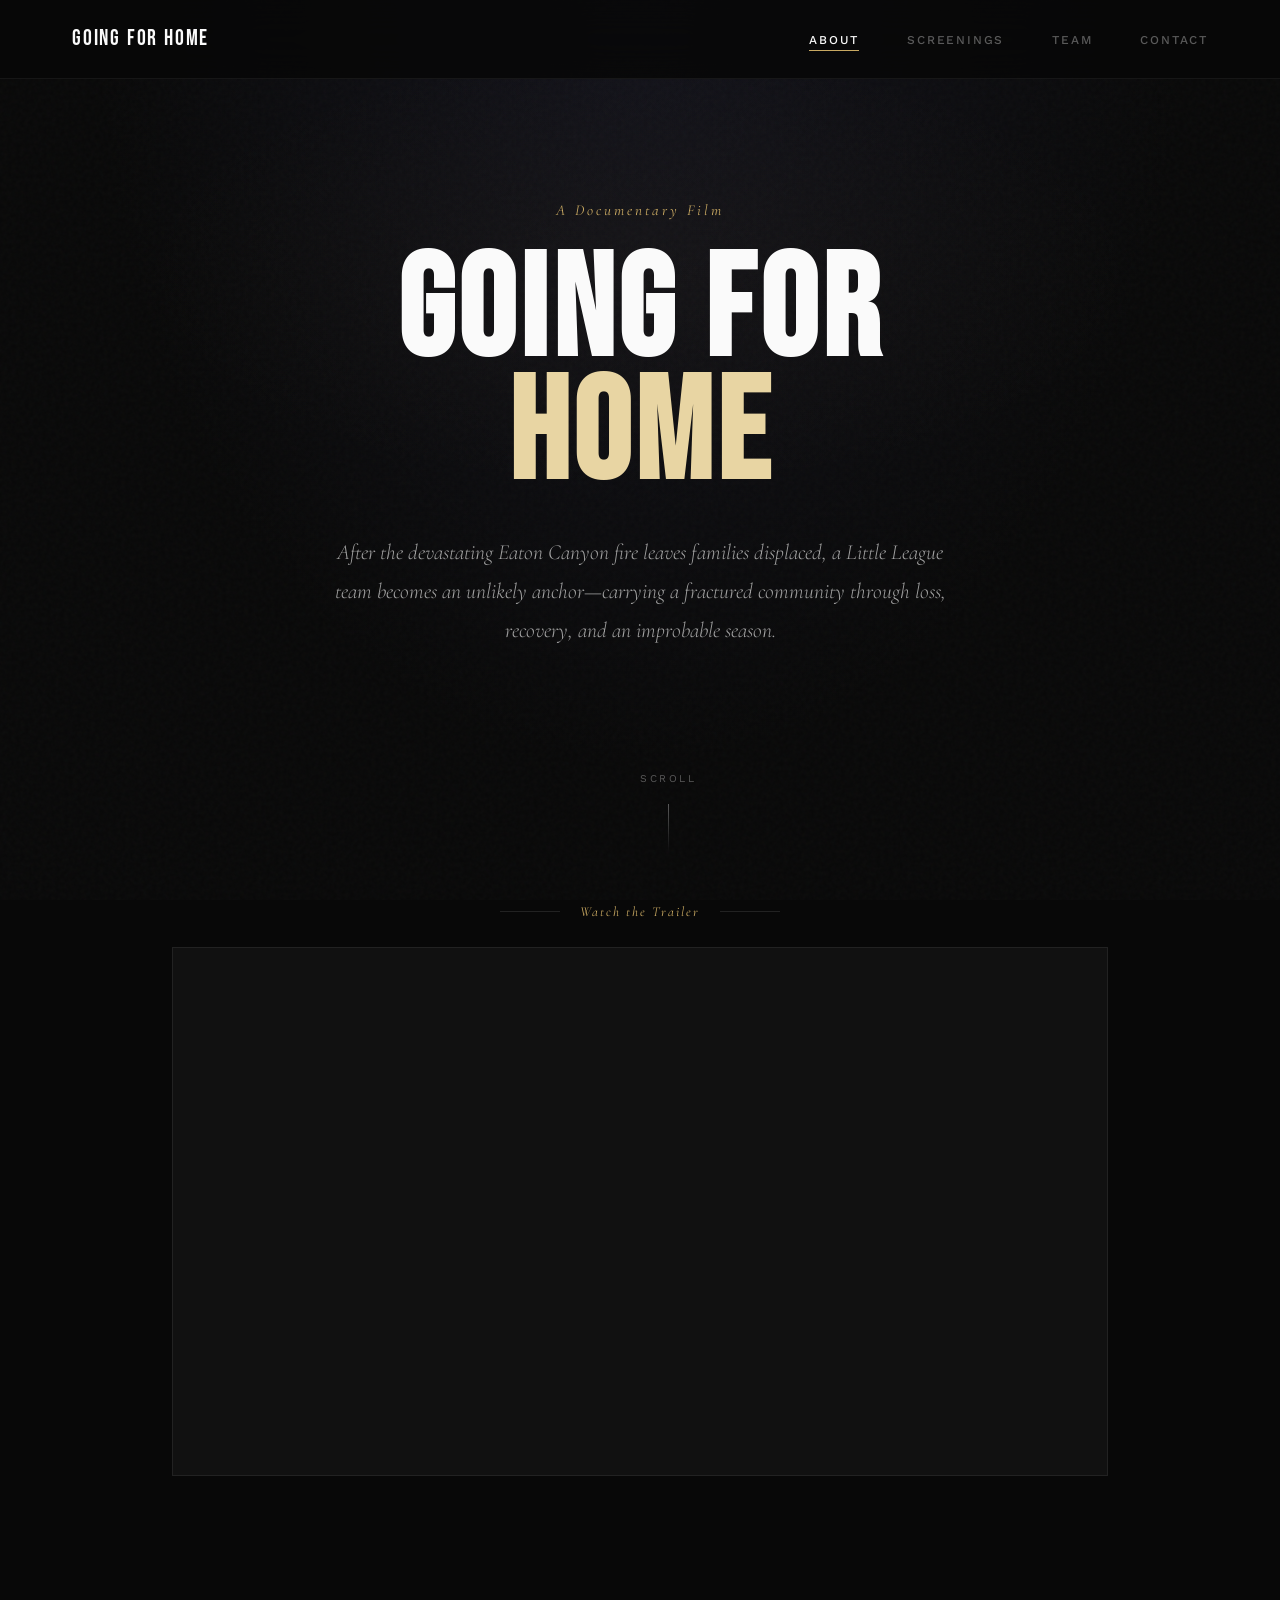
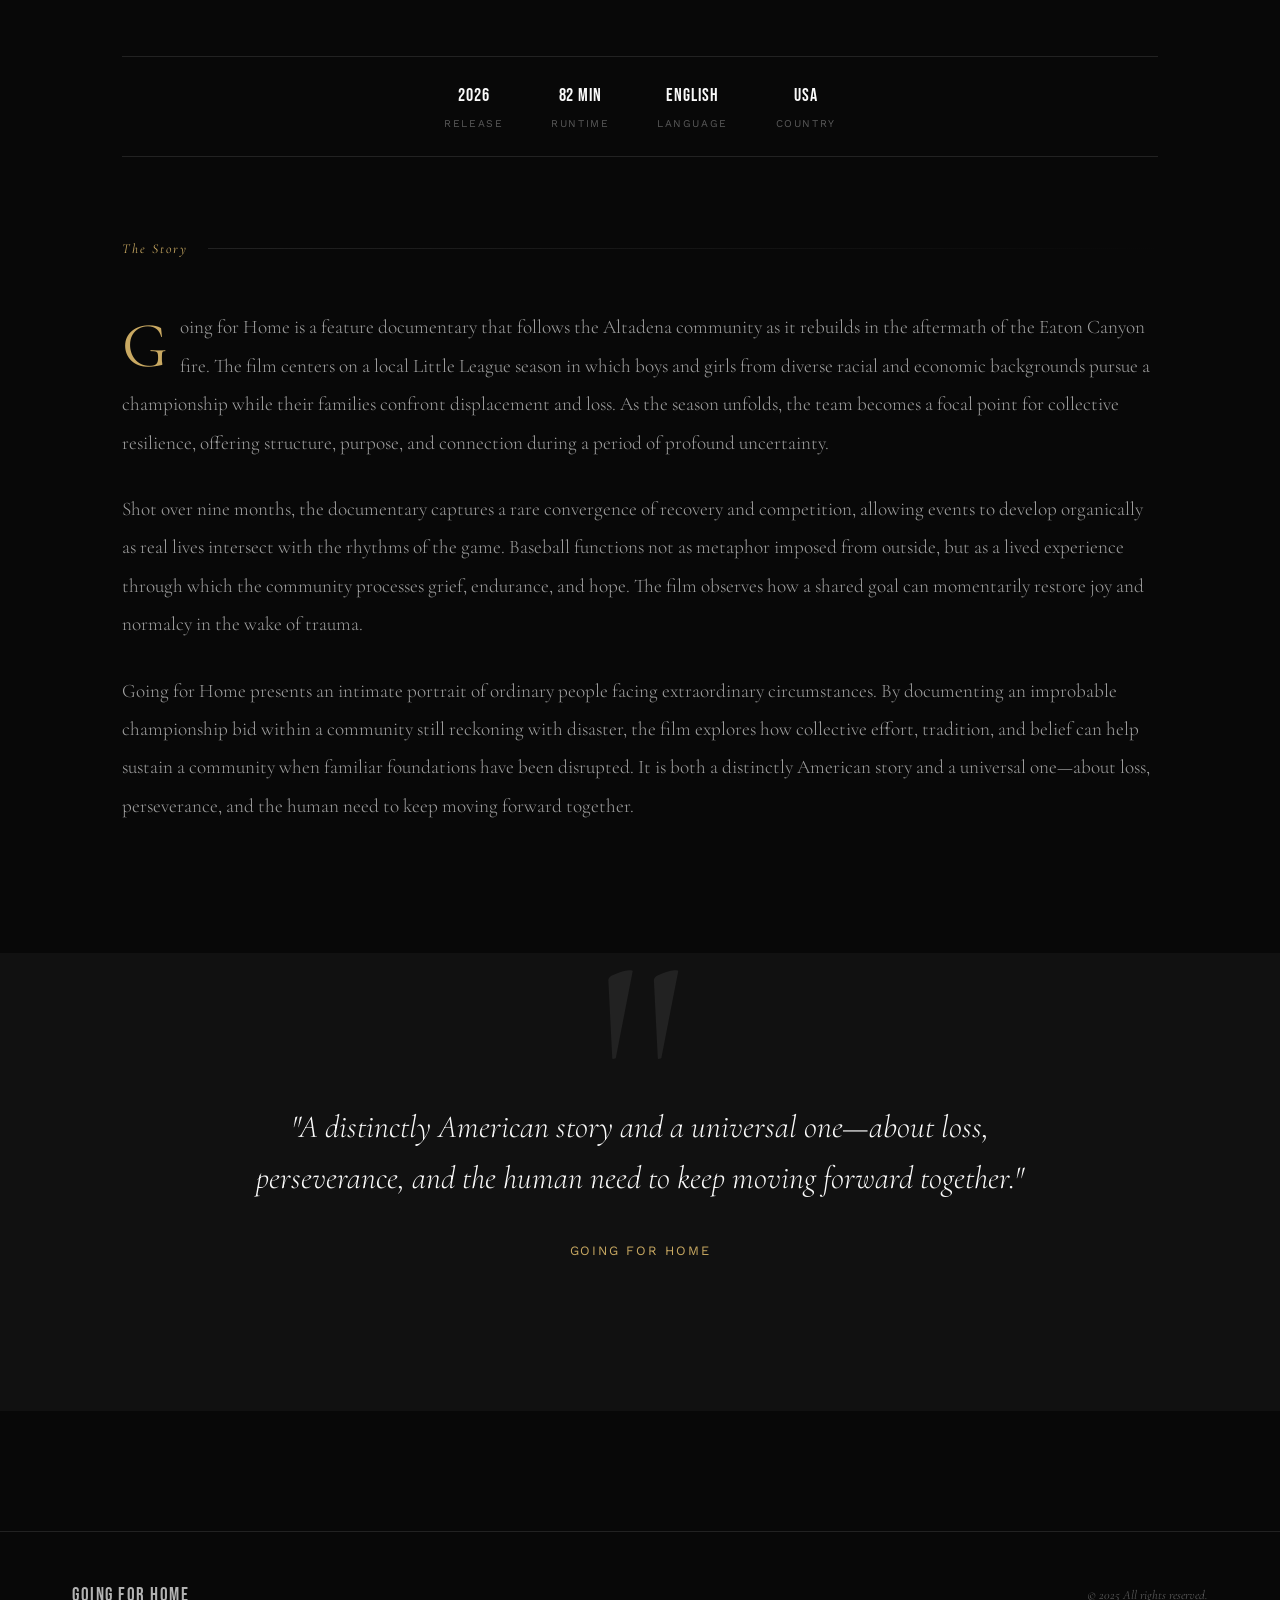
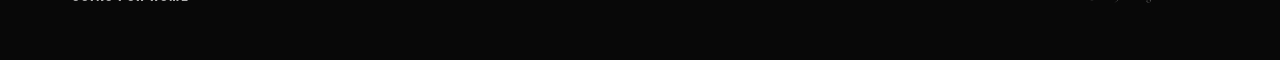
<file: requirements/mockup-v3.1-elevated_old.html>
<!DOCTYPE html>
<html lang="en">
<head>
  <meta charset="UTF-8">
  <meta name="viewport" content="width=device-width, initial-scale=1.0">
  <title>Going for Home - A Documentary</title>
  <link rel="preconnect" href="https://fonts.googleapis.com">
  <link rel="preconnect" href="https://fonts.gstatic.com" crossorigin>
  <link href="https://fonts.googleapis.com/css2?family=Bebas+Neue&family=Cormorant+Garamond:ital,wght@0,300;0,400;0,500;1,400&family=Work+Sans:wght@300;400;500;600&display=swap" rel="stylesheet">
  <style>
    /*
     * STYLE V3.1: CINEMATIC DARK — ELEVATED
     * --------------------------------------
     * Premium polish with smooth animations & luxury touches
     * Enhanced: transitions, hover states, refined typography, spacing
     */

    *, *::before, *::after {
      box-sizing: border-box;
      margin: 0;
      padding: 0;
    }

    :root {
      --bg-dark: #080808;
      --bg-card: #111111;
      --bg-elevated: #1a1a1a;
      --bg-hover: #1f1f1f;
      --text-primary: #FAFAFA;
      --text-secondary: #A0A0A0;
      --text-muted: #5A5A5A;
      --accent: #E63946;
      --accent-glow: rgba(230, 57, 70, 0.4);
      --accent-gold: #C9A962;
      --accent-gold-light: #E8D5A3;
      --border: #222222;
      --border-light: #333333;
    }

    html { scroll-behavior: smooth; }

    body {
      font-family: 'Work Sans', -apple-system, sans-serif;
      font-size: 16px;
      line-height: 1.7;
      color: var(--text-primary);
      background: var(--bg-dark);
      overflow-x: hidden;
    }

    a { color: inherit; text-decoration: none; }

    .container {
      max-width: 1100px;
      margin: 0 auto;
      padding: 0 32px;
    }

    /* Reveal Animations */
    .reveal {
      opacity: 0;
      transform: translateY(30px);
      transition: opacity 0.8s cubic-bezier(0.25, 0.46, 0.45, 0.94), 
                  transform 0.8s cubic-bezier(0.25, 0.46, 0.45, 0.94);
    }
    .reveal.visible { opacity: 1; transform: translateY(0); }
    .reveal-delay-1 { transition-delay: 0.1s; }
    .reveal-delay-2 { transition-delay: 0.2s; }
    .reveal-delay-3 { transition-delay: 0.3s; }

    /* Navigation */
    .nav {
      position: fixed;
      top: 0;
      left: 0;
      right: 0;
      background: rgba(8, 8, 8, 0.85);
      backdrop-filter: blur(20px);
      -webkit-backdrop-filter: blur(20px);
      z-index: 100;
      border-bottom: 1px solid rgba(255,255,255,0.06);
      transition: background 0.4s, border-color 0.4s;
    }
    .nav.scrolled {
      background: rgba(8, 8, 8, 0.95);
      border-bottom-color: var(--border);
    }
    .nav-inner {
      display: flex;
      justify-content: space-between;
      align-items: center;
      padding: 20px 32px;
      max-width: 1200px;
      margin: 0 auto;
    }
    .nav-logo {
      font-family: 'Bebas Neue', Impact, sans-serif;
      font-size: 1.4rem;
      letter-spacing: 0.08em;
      color: var(--text-primary);
      transition: opacity 0.3s;
    }
    .nav-logo:hover { opacity: 0.7; }
    .nav-links {
      display: flex;
      gap: 48px;
      list-style: none;
    }
    .nav-links a {
      font-size: 0.75rem;
      font-weight: 500;
      letter-spacing: 0.15em;
      text-transform: uppercase;
      color: var(--text-muted);
      position: relative;
      padding: 4px 0;
      transition: color 0.3s;
    }
    .nav-links a::after {
      content: '';
      position: absolute;
      bottom: 0;
      left: 0;
      width: 0;
      height: 1px;
      background: var(--accent-gold);
      transition: width 0.3s cubic-bezier(0.25, 0.46, 0.45, 0.94);
    }
    .nav-links a:hover, .nav-links a.active { color: var(--text-primary); }
    .nav-links a:hover::after, .nav-links a.active::after { width: 100%; }
    .nav-toggle {
      display: none;
      background: none;
      border: none;
      cursor: pointer;
      padding: 8px;
      position: relative;
      width: 32px;
      height: 32px;
    }
    .nav-toggle span {
      display: block;
      width: 20px;
      height: 1px;
      background: var(--text-primary);
      position: absolute;
      left: 6px;
      transition: all 0.3s;
    }
    .nav-toggle span:nth-child(1) { top: 10px; }
    .nav-toggle span:nth-child(2) { top: 15px; }
    .nav-toggle span:nth-child(3) { top: 20px; }

    /* Mobile Menu */
    .mobile-menu {
      display: none;
      position: fixed;
      inset: 0;
      background: var(--bg-dark);
      z-index: 200;
      flex-direction: column;
      align-items: center;
      justify-content: center;
      gap: 32px;
      opacity: 0;
      transition: opacity 0.4s;
    }
    .mobile-menu.open { display: flex; opacity: 1; }
    .mobile-menu a {
      font-family: 'Bebas Neue', Impact, sans-serif;
      font-size: 2.5rem;
      letter-spacing: 0.1em;
      opacity: 0;
      transform: translateY(20px);
      transition: opacity 0.4s, transform 0.4s, color 0.3s;
    }
    .mobile-menu.open a { opacity: 1; transform: translateY(0); }
    .mobile-menu a:nth-child(2) { transition-delay: 0.1s; }
    .mobile-menu a:nth-child(3) { transition-delay: 0.15s; }
    .mobile-menu a:nth-child(4) { transition-delay: 0.2s; }
    .mobile-menu a:nth-child(5) { transition-delay: 0.25s; }
    .mobile-menu a:hover { color: var(--accent-gold); }
    .mobile-menu-close {
      position: absolute;
      top: 20px;
      right: 32px;
      background: none;
      border: none;
      font-size: 2rem;
      cursor: pointer;
      color: var(--text-primary);
      transition: transform 0.3s, opacity 0.3s;
    }
    .mobile-menu-close:hover { transform: rotate(90deg); opacity: 0.7; }

    /* Hero */
    .hero {
      min-height: 100vh;
      display: flex;
      align-items: center;
      justify-content: center;
      position: relative;
      overflow: hidden;
    }
    .hero-bg {
      position: absolute;
      inset: 0;
      background: 
        radial-gradient(ellipse 80% 50% at 50% 30%, rgba(201, 169, 98, 0.03) 0%, transparent 50%),
        radial-gradient(ellipse at center top, #12121a 0%, var(--bg-dark) 60%);
    }
    .hero-bg::before {
      content: '';
      position: absolute;
      inset: 0;
      background: url("data:image/svg+xml,%3Csvg viewBox='0 0 256 256' xmlns='http://www.w3.org/2000/svg'%3E%3Cfilter id='noise'%3E%3CfeTurbulence type='fractalNoise' baseFrequency='0.8' numOctaves='4' stitchTiles='stitch'/%3E%3C/filter%3E%3Crect width='100%25' height='100%25' filter='url(%23noise)'/%3E%3C/svg%3E");
      opacity: 0.03;
      pointer-events: none;
    }
    .hero-content {
      position: relative;
      z-index: 1;
      text-align: center;
      padding: 40px 32px;
    }
    .hero-eyebrow {
      font-family: 'Cormorant Garamond', Georgia, serif;
      font-size: 0.95rem;
      font-weight: 400;
      font-style: italic;
      letter-spacing: 0.2em;
      color: var(--accent-gold);
      margin-bottom: 28px;
      opacity: 0;
      transform: translateY(20px);
      animation: fadeUp 1s 0.3s forwards;
    }
    .hero-title {
      font-family: 'Bebas Neue', Impact, sans-serif;
      font-size: clamp(4rem, 12vw, 9rem);
      letter-spacing: 0.03em;
      line-height: 0.85;
      margin-bottom: 36px;
      opacity: 0;
      animation: fadeUp 1s 0.5s forwards;
    }
    .hero-title span { display: block; }
    .hero-title span:last-child { color: var(--accent-gold-light); }
    .hero-tagline {
      font-family: 'Cormorant Garamond', Georgia, serif;
      font-size: 1.35rem;
      font-weight: 300;
      font-style: italic;
      color: var(--text-secondary);
      max-width: 640px;
      margin: 0 auto 52px;
      line-height: 1.8;
      opacity: 0;
      animation: fadeUp 1s 0.7s forwards;
    }
    @keyframes fadeUp { to { opacity: 1; transform: translateY(0); } }

    .hero-play {
      display: inline-flex;
      align-items: center;
      gap: 14px;
      padding: 18px 36px;
      border: 1px solid var(--accent-gold);
      color: var(--accent-gold);
      font-size: 0.75rem;
      font-weight: 500;
      letter-spacing: 0.18em;
      text-transform: uppercase;
      position: relative;
      overflow: hidden;
      opacity: 0;
      animation: fadeUp 1s 0.9s forwards;
      transition: color 0.4s, border-color 0.4s;
    }
    .hero-play::before {
      content: '';
      position: absolute;
      inset: 0;
      background: var(--accent-gold);
      transform: scaleX(0);
      transform-origin: left;
      transition: transform 0.4s cubic-bezier(0.25, 0.46, 0.45, 0.94);
      z-index: -1;
    }
    .hero-play:hover { color: var(--bg-dark); border-color: var(--accent-gold); }
    .hero-play:hover::before { transform: scaleX(1); }
    .hero-play-icon {
      width: 0;
      height: 0;
      border-left: 8px solid currentColor;
      border-top: 5px solid transparent;
      border-bottom: 5px solid transparent;
      transition: transform 0.3s;
    }
    .hero-play:hover .hero-play-icon { transform: translateX(3px); }
    .hero-scroll {
      position: absolute;
      bottom: 48px;
      left: 50%;
      transform: translateX(-50%);
      font-size: 0.65rem;
      letter-spacing: 0.25em;
      text-transform: uppercase;
      color: var(--text-muted);
      opacity: 0;
      animation: fadeUp 1s 1.2s forwards;
    }
    .hero-scroll::after {
      content: '';
      display: block;
      width: 1px;
      height: 48px;
      background: linear-gradient(to bottom, var(--text-muted), transparent);
      margin: 16px auto 0;
      animation: scrollPulse 2s infinite;
    }
    @keyframes scrollPulse {
      0%, 100% { opacity: 0.5; transform: scaleY(1); }
      50% { opacity: 1; transform: scaleY(1.1); }
    }

    /* Trailer Section */
    .trailer-section {
      padding: 0 0 80px;
      position: relative;
    }
    .trailer-wrapper {
      max-width: 1000px;
      margin: 0 auto;
      padding: 0 32px;
    }
    .trailer-frame {
      position: relative;
      padding-bottom: 56.25%; /* 16:9 aspect ratio */
      height: 0;
      overflow: hidden;
      background: var(--bg-card);
      border: 1px solid var(--border);
    }
    .trailer-frame iframe {
      position: absolute;
      top: 0;
      left: 0;
      width: 100%;
      height: 100%;
      border: 0;
    }
    .trailer-label {
      font-family: 'Cormorant Garamond', Georgia, serif;
      font-size: 0.85rem;
      font-style: italic;
      letter-spacing: 0.15em;
      color: var(--accent-gold);
      text-align: center;
      margin-bottom: 24px;
      display: flex;
      align-items: center;
      justify-content: center;
      gap: 20px;
    }
    .trailer-label::before,
    .trailer-label::after {
      content: '';
      width: 60px;
      height: 1px;
      background: var(--border);
    }

    /* Film Stats Bar */
    .film-stats {
      display: flex;
      justify-content: center;
      gap: 48px;
      padding: 24px 0;
      border-top: 1px solid var(--border);
      border-bottom: 1px solid var(--border);
      margin-bottom: 80px;
    }
    .film-stat { text-align: center; }
    .film-stat-value {
      font-family: 'Bebas Neue', Impact, sans-serif;
      font-size: 1.1rem;
      letter-spacing: 0.05em;
      color: var(--text-primary);
      margin-bottom: 4px;
    }
    .film-stat-label {
      font-size: 0.65rem;
      letter-spacing: 0.15em;
      text-transform: uppercase;
      color: var(--text-muted);
    }

    /* Section */
    .section { padding: 100px 0; }
    .section-label {
      font-family: 'Cormorant Garamond', Georgia, serif;
      font-size: 0.85rem;
      font-style: italic;
      letter-spacing: 0.15em;
      color: var(--accent-gold);
      margin-bottom: 48px;
      display: flex;
      align-items: center;
      gap: 20px;
    }
    .section-label::after {
      content: '';
      flex: 1;
      height: 1px;
      background: linear-gradient(to right, var(--border), transparent);
    }
    .section-title {
      font-family: 'Bebas Neue', Impact, sans-serif;
      font-size: 3.5rem;
      letter-spacing: 0.03em;
      margin-bottom: 48px;
    }

    /* Synopsis */
    .synopsis-full {
      max-width: 100%;
    }
    .synopsis-full p {
      font-family: 'Cormorant Garamond', Georgia, serif;
      font-size: 1.2rem;
      font-weight: 300;
      line-height: 2;
      color: var(--text-secondary);
      margin-bottom: 28px;
    }
    .synopsis-full p:first-of-type::first-letter {
      font-size: 4rem;
      float: left;
      line-height: 1;
      margin-right: 12px;
      margin-top: 6px;
      color: var(--accent-gold);
      font-weight: 400;
    }

    /* Quotes */
    .quotes-section {
      background: var(--bg-card);
      position: relative;
      overflow: hidden;
    }
    .quotes-section::before {
      content: '"';
      font-family: 'Cormorant Garamond', Georgia, serif;
      font-size: 20rem;
      position: absolute;
      top: -40px;
      left: 50%;
      transform: translateX(-50%);
      color: var(--border);
      pointer-events: none;
      line-height: 1;
    }
    .quote {
      max-width: 850px;
      margin: 0 auto;
      text-align: center;
      padding: 48px 0;
      position: relative;
    }
    .quote p {
      font-family: 'Cormorant Garamond', Georgia, serif;
      font-size: 2rem;
      font-weight: 300;
      font-style: italic;
      line-height: 1.6;
      margin-bottom: 32px;
      color: var(--text-primary);
    }
    .quote cite {
      font-family: 'Work Sans', sans-serif;
      font-size: 0.8rem;
      font-style: normal;
      color: var(--accent-gold);
      letter-spacing: 0.15em;
      text-transform: uppercase;
    }

    /* Page Header */
    .page-header {
      padding: 160px 0 80px;
      text-align: center;
      position: relative;
    }
    .page-header::after {
      content: '';
      position: absolute;
      bottom: 0;
      left: 50%;
      transform: translateX(-50%);
      width: 60px;
      height: 1px;
      background: var(--accent-gold);
    }
    .page-header h1 {
      font-family: 'Bebas Neue', Impact, sans-serif;
      font-size: clamp(3rem, 8vw, 5.5rem);
      letter-spacing: 0.08em;
    }

    /* Screenings */
    .screening-item {
      display: grid;
      grid-template-columns: 160px 1fr auto;
      gap: 48px;
      padding: 36px 0;
      border-bottom: 1px solid var(--border);
      align-items: center;
      transition: background 0.3s;
    }
    .screening-item:hover { background: rgba(255,255,255,0.01); }
    .screening-date {
      font-family: 'Bebas Neue', Impact, sans-serif;
      font-size: 1.4rem;
      color: var(--accent-gold);
      letter-spacing: 0.03em;
    }
    .screening-venue {
      font-weight: 500;
      font-size: 1.15rem;
      margin-bottom: 6px;
      letter-spacing: 0.01em;
    }
    .screening-location {
      font-family: 'Cormorant Garamond', Georgia, serif;
      font-style: italic;
      color: var(--text-muted);
      font-size: 1rem;
    }
    .screening-link {
      font-size: 0.7rem;
      font-weight: 500;
      letter-spacing: 0.18em;
      text-transform: uppercase;
      padding: 16px 32px;
      background: transparent;
      border: 1px solid var(--text-primary);
      color: var(--text-primary);
      position: relative;
      overflow: hidden;
      transition: color 0.4s;
    }
    .screening-link::before {
      content: '';
      position: absolute;
      inset: 0;
      background: var(--text-primary);
      transform: scaleX(0);
      transform-origin: left;
      transition: transform 0.4s cubic-bezier(0.25, 0.46, 0.45, 0.94);
      z-index: -1;
    }
    .screening-link:hover { color: var(--bg-dark); }
    .screening-link:hover::before { transform: scaleX(1); }

    /* Host CTA */
    .host-cta {
      text-align: center;
      padding: 100px 56px;
      background: var(--bg-card);
      margin: 100px 0;
      border: 1px solid var(--border);
      position: relative;
      overflow: hidden;
    }
    .host-cta::before {
      content: '';
      position: absolute;
      top: 0;
      left: 0;
      right: 0;
      height: 1px;
      background: linear-gradient(90deg, transparent, var(--accent-gold), transparent);
    }
    .host-cta h3 {
      font-family: 'Bebas Neue', Impact, sans-serif;
      font-size: 3rem;
      letter-spacing: 0.03em;
      margin-bottom: 16px;
    }
    .host-cta p {
      font-family: 'Cormorant Garamond', Georgia, serif;
      font-size: 1.15rem;
      font-style: italic;
      color: var(--text-secondary);
      margin-bottom: 40px;
    }
    .btn {
      display: inline-block;
      padding: 18px 48px;
      background: var(--accent-gold);
      color: var(--bg-dark);
      font-size: 0.75rem;
      font-weight: 600;
      letter-spacing: 0.18em;
      text-transform: uppercase;
      position: relative;
      overflow: hidden;
      transition: transform 0.3s;
    }
    .btn:hover { transform: translateY(-2px); }
    .btn::after {
      content: '';
      position: absolute;
      inset: 0;
      background: linear-gradient(rgba(255,255,255,0.2), transparent);
      opacity: 0;
      transition: opacity 0.3s;
    }
    .btn:hover::after { opacity: 1; }

    /* Team */
    .team-member {
      display: grid;
      grid-template-columns: 200px 1fr;
      gap: 48px;
      margin-bottom: 72px;
      align-items: start;
    }
    .team-photo {
      aspect-ratio: 1;
      background: var(--bg-card);
      display: flex;
      align-items: center;
      justify-content: center;
      font-size: 0.75rem;
      color: var(--text-muted);
      letter-spacing: 0.12em;
      text-transform: uppercase;
      position: relative;
      overflow: hidden;
      transition: transform 0.5s;
    }
    .team-photo::before {
      content: '';
      position: absolute;
      inset: 0;
      border: 1px solid var(--border);
      transition: border-color 0.4s;
    }
    .team-member:hover .team-photo { transform: scale(1.02); }
    .team-member:hover .team-photo::before { border-color: var(--accent-gold); }
    .team-info h3 {
      font-family: 'Bebas Neue', Impact, sans-serif;
      font-size: 2rem;
      letter-spacing: 0.02em;
      margin-bottom: 8px;
    }
    .team-info .role {
      font-family: 'Cormorant Garamond', Georgia, serif;
      font-size: 1rem;
      font-style: italic;
      color: var(--accent-gold);
      margin-bottom: 24px;
    }
    .team-info p {
      font-size: 0.95rem;
      font-weight: 300;
      line-height: 1.9;
      color: var(--text-secondary);
    }

    /* Credits */
    .credits-grid {
      display: grid;
      grid-template-columns: repeat(2, 1fr);
      gap: 1px;
      background: var(--border);
    }
    .credit-item {
      display: flex;
      justify-content: space-between;
      padding: 20px 24px;
      background: var(--bg-card);
      font-size: 0.85rem;
      transition: background 0.3s;
    }
    .credit-item:hover { background: var(--bg-elevated); }
    .credit-item span:first-child {
      font-family: 'Cormorant Garamond', Georgia, serif;
      font-style: italic;
      color: var(--text-muted);
    }

    /* Contact */
    .contact-grid {
      display: grid;
      grid-template-columns: repeat(3, 1fr);
      gap: 1px;
      background: var(--border);
      margin-bottom: 72px;
    }
    .contact-card {
      background: var(--bg-card);
      padding: 48px 36px;
      text-align: center;
      transition: background 0.4s;
    }
    .contact-card:hover { background: var(--bg-elevated); }
    .contact-card label {
      display: block;
      font-size: 0.65rem;
      text-transform: uppercase;
      letter-spacing: 0.2em;
      color: var(--text-muted);
      margin-bottom: 16px;
    }
    .contact-card a {
      font-family: 'Cormorant Garamond', Georgia, serif;
      font-size: 1.05rem;
      font-style: italic;
      color: var(--text-primary);
      position: relative;
      transition: color 0.3s;
    }
    .contact-card a:hover { color: var(--accent-gold); }

    /* Social Links */
    .social-links {
      display: flex;
      gap: 12px;
      margin-top: 64px;
    }
    .social-links a {
      width: 56px;
      height: 56px;
      border: 1px solid var(--border);
      display: flex;
      align-items: center;
      justify-content: center;
      font-size: 0.7rem;
      font-weight: 500;
      letter-spacing: 0.05em;
      color: var(--text-muted);
      position: relative;
      overflow: hidden;
      transition: color 0.4s, border-color 0.4s;
    }
    .social-links a::before {
      content: '';
      position: absolute;
      inset: 0;
      background: var(--accent-gold);
      transform: translateY(100%);
      transition: transform 0.3s cubic-bezier(0.25, 0.46, 0.45, 0.94);
      z-index: -1;
    }
    .social-links a:hover { color: var(--bg-dark); border-color: var(--accent-gold); }
    .social-links a:hover::before { transform: translateY(0); }

    /* Footer */
    .footer {
      margin-top: 120px;
      padding: 48px 0;
      border-top: 1px solid var(--border);
    }
    .footer-inner {
      display: flex;
      justify-content: space-between;
      align-items: center;
      max-width: 1200px;
      margin: 0 auto;
      padding: 0 32px;
      font-size: 0.8rem;
    }
    .footer-logo {
      font-family: 'Bebas Neue', Impact, sans-serif;
      font-size: 1.2rem;
      letter-spacing: 0.08em;
      opacity: 0.7;
      transition: opacity 0.3s;
    }
    .footer-logo:hover { opacity: 1; }
    .footer-copy {
      font-family: 'Cormorant Garamond', Georgia, serif;
      font-style: italic;
      color: var(--text-muted);
    }

    /* Page visibility */
    .page-section { display: none; opacity: 0; transition: opacity 0.5s; }
    .page-section.active { display: block; opacity: 1; }

    /* Responsive */
    @media (max-width: 900px) {
      .container { padding: 0 24px; }
      .nav-inner { padding: 16px 24px; }
      .film-stats { gap: 32px; flex-wrap: wrap; }
      .credits-grid { grid-template-columns: 1fr; }
    }
    @media (max-width: 768px) {
      .nav-links { display: none; }
      .nav-toggle { display: block; }
      .hero-title { font-size: 3.5rem; }
      .hero-tagline { font-size: 1.1rem; }
      .section { padding: 72px 0; }
      .section-title { font-size: 2.5rem; }
      .screening-item { grid-template-columns: 1fr; gap: 12px; }
      .screening-link { justify-self: start; margin-top: 12px; }
      .team-member { grid-template-columns: 1fr; gap: 32px; }
      .team-photo { max-width: 180px; }
      .contact-grid { grid-template-columns: 1fr; }
      .page-header { padding: 140px 0 60px; }
      .page-header h1 { font-size: 3rem; }
      .host-cta { padding: 64px 32px; margin: 64px 0; }
      .host-cta h3 { font-size: 2.25rem; }
      .quote p { font-size: 1.5rem; }
      .footer-inner { flex-direction: column; gap: 16px; text-align: center; }
    }
  </style>
</head>
<body>

  <!-- Navigation -->
  <nav class="nav" id="nav">
    <div class="nav-inner">
      <a href="#" class="nav-logo">Going for Home</a>
      <ul class="nav-links">
        <li><a href="#about" class="active" data-page="about">About</a></li>
        <li><a href="#screenings" data-page="screenings">Screenings</a></li>
        <li><a href="#team" data-page="team">Team</a></li>
        <li><a href="#contact" data-page="contact">Contact</a></li>
      </ul>
      <button class="nav-toggle" onclick="toggleMobileMenu()" aria-label="Toggle menu">
        <span></span><span></span><span></span>
      </button>
    </div>
  </nav>

  <!-- Mobile Menu -->
  <div class="mobile-menu" id="mobileMenu">
    <button class="mobile-menu-close" onclick="toggleMobileMenu()" aria-label="Close menu">&times;</button>
    <a href="#" onclick="showPage('about'); toggleMobileMenu();">About</a>
    <a href="#" onclick="showPage('screenings'); toggleMobileMenu();">Screenings</a>
    <a href="#" onclick="showPage('team'); toggleMobileMenu();">Team</a>
    <a href="#" onclick="showPage('contact'); toggleMobileMenu();">Contact</a>
  </div>

  <!-- ABOUT PAGE -->
  <div class="page-section active" id="about">
    <section class="hero">
      <div class="hero-bg"></div>
      <div class="hero-content">
        <p class="hero-eyebrow">A Documentary Film</p>
        <h1 class="hero-title">
          <span>Going for</span>
          <span>Home</span>
        </h1>
        <p class="hero-tagline">After the devastating Eaton Canyon fire leaves families displaced, a Little League team becomes an unlikely anchor—carrying a fractured community through loss, recovery, and an improbable season.</p>
      </div>
      <div class="hero-scroll">Scroll</div>
    </section>

    <section class="trailer-section">
      <div class="trailer-wrapper">
        <p class="trailer-label reveal">Watch the Trailer</p>
        <div class="trailer-frame reveal reveal-delay-1">
          <iframe 
            src="https://player.vimeo.com/video/1101026967?h=8b4859ef3f&title=0&byline=0&portrait=0" 
            allow="autoplay; fullscreen; picture-in-picture" 
            allowfullscreen
            title="Going for Home - Official Trailer">
          </iframe>
        </div>
      </div>
    </section>

    <section class="section">
      <div class="container">
        <div class="film-stats reveal">
          <div class="film-stat">
            <div class="film-stat-value">2026</div>
            <div class="film-stat-label">Release</div>
          </div>
          <div class="film-stat">
            <div class="film-stat-value">82 Min</div>
            <div class="film-stat-label">Runtime</div>
          </div>
          <div class="film-stat">
            <div class="film-stat-value">English</div>
            <div class="film-stat-label">Language</div>
          </div>
          <div class="film-stat">
            <div class="film-stat-value">USA</div>
            <div class="film-stat-label">Country</div>
          </div>
        </div>

        <p class="section-label reveal">The Story</p>
        <div class="synopsis-full reveal">
          <p>Going for Home is a feature documentary that follows the Altadena community as it rebuilds in the aftermath of the Eaton Canyon fire. The film centers on a local Little League season in which boys and girls from diverse racial and economic backgrounds pursue a championship while their families confront displacement and loss. As the season unfolds, the team becomes a focal point for collective resilience, offering structure, purpose, and connection during a period of profound uncertainty.</p>
          <p>Shot over nine months, the documentary captures a rare convergence of recovery and competition, allowing events to develop organically as real lives intersect with the rhythms of the game. Baseball functions not as metaphor imposed from outside, but as a lived experience through which the community processes grief, endurance, and hope. The film observes how a shared goal can momentarily restore joy and normalcy in the wake of trauma.</p>
          <p>Going for Home presents an intimate portrait of ordinary people facing extraordinary circumstances. By documenting an improbable championship bid within a community still reckoning with disaster, the film explores how collective effort, tradition, and belief can help sustain a community when familiar foundations have been disrupted. It is both a distinctly American story and a universal one—about loss, perseverance, and the human need to keep moving forward together.</p>
        </div>
      </div>
    </section>

    <section class="section quotes-section">
      <div class="container">
        <div class="quote reveal">
          <p>"A distinctly American story and a universal one—about loss, perseverance, and the human need to keep moving forward together."</p>
          <cite>Going for Home</cite>
        </div>
      </div>
    </section>
  </div>

  <!-- SCREENINGS PAGE -->
  <div class="page-section" id="screenings">
    <div class="container">
      <header class="page-header">
        <h1>Screenings</h1>
      </header>

      <section class="section" style="padding-top: 48px;">
        <p class="section-label reveal">Upcoming</p>
        <div class="screening-item reveal">
          <div class="screening-date">TBA</div>
          <div>
            <div class="screening-venue">Festival Premiere</div>
            <div class="screening-location">Location to be announced</div>
          </div>
          <a href="#" class="screening-link">Info</a>
        </div>
      </section>

      <div class="host-cta reveal">
        <h3>Host a Screening</h3>
        <p>Bring the film to your school, organization, or community.</p>
        <a href="#" class="btn" onclick="showPage('contact')">Get in Touch</a>
      </div>
    </div>
  </div>

  <!-- TEAM PAGE -->
  <div class="page-section" id="team">
    <div class="container">
      <header class="page-header">
        <h1>The Team</h1>
      </header>

      <section class="section" style="padding-top: 48px;">
        <div class="team-member reveal">
          <div class="team-photo">Photo</div>
          <div class="team-info">
            <h3>Eric Simonson</h3>
            <p class="role">Writer, Director & Producer</p>
            <p>Eric Simonson is an award–winning writer, producer, and director working across film, television, and theater. His documentary A Note of Triumph: The Golden Age of Norman Corwin won the Oscar for Documentary Short and received an IDA nomination for Distinguished Achievement. His film On Tiptoe: Gentle Steps to Freedom received an Academy Award nomination, an IDA Award, and an Emmy nomination. His documentary Studs Terkel: Listening to America earned an Emmy nomination. All three films later aired on HBO Max. In television, Simonson wrote and produced for Apple TV+'s Swagger, and for Amazon's The Man in the High Castle and Homecoming. He also wrote and executive produced Killing Reagan for Scott Free Productions and National Geographic.</p>
          </div>
        </div>

        <div class="team-member reveal">
          <div class="team-photo">Photo</div>
          <div class="team-info">
            <h3>Sue Cremin</h3>
            <p class="role">Producer</p>
            <p>Sue Cremin is an accomplished television, film, and theater artist and a graduate of the Yale School of Drama. Her work spans major studios, networks, and leading theater institutions nationwide. Her television credits include recurring roles on Alaska Daily, FBI: Most Wanted, Westworld, Grey's Anatomy, and NCIS. Her film work includes The Unseen, The Fight That Never Ends, Killing Reagan, and the Sundance favorite The Tao of Steve. Sue starred in and co-produced the award-winning short film We Know You Have a Choice, earning multiple Best Actor awards. She received two LA Drama Critics Circle Awards for her performance opposite Alfred Molina in The Father at Pasadena Playhouse.</p>
          </div>
        </div>

        <div class="team-member reveal">
          <div class="team-photo">Photo</div>
          <div class="team-info">
            <h3>Gordon Gano</h3>
            <p class="role">Original Music Composer</p>
            <p>Gordon Gano is an acclaimed singer-songwriter and composer best known as the founding member, lead vocalist, and principal songwriter of the pioneering rock band Violent Femmes. His songs—including "Blister in the Sun," "Add It Up," and "Gone Daddy Gone"—have become enduring staples of American music, blending raw emotion, wit, and acoustic urgency in a style that has influenced generations of artists. Beyond his work with the band, Gano has composed music for film, theater, and symphony, bringing the same narrative clarity and emotional directness that define his songwriting. His score for the opera The Litany of the Black Madonna premiered in Poland and has been performed internationally.</p>
          </div>
        </div>

        <div class="team-member reveal">
          <div class="team-photo">Photo</div>
          <div class="team-info">
            <h3>Mark Herzog</h3>
            <p class="role">Consulting Producer</p>
            <p>Mark Herzog is an Emmy Award-winning producer and director who founded Herzog & Co. in 1995. Recent projects include The Witnesses and The Forgotten West Memphis Three for Oxygen, the Webby-winning podcast Chasing Cosby in partnership with the LA Times, and the second season of Dirty John: Betty for USA Network. In partnership with Tom Hanks and Gary Goetzman, Mark produced the 12-hour documentary series The Movies for CNN as well as the Emmy-nominated Decades series. Past highlights include the Emmy-winning Gettysburg, the PBS documentary Mission of Hope, the IMAX film Magnificent Desolation, The Work to Come: A Tribute to Ted Kennedy co-directed with Ken Burns, and the Oscar-winning documentary short A Note of Triumph.</p>
          </div>
        </div>
      </section>

      <section class="section">
        <p class="section-label reveal">Full Credits</p>
        <div class="credits-grid reveal">
          <div class="credit-item"><span>Written & Directed by</span><span>Eric Simonson</span></div>
          <div class="credit-item"><span>Produced by</span><span>Sue Cremin</span></div>
          <div class="credit-item"><span>Photographed & Edited by</span><span>Eric Simonson</span></div>
          <div class="credit-item"><span>Original Music Composed by</span><span>Gordon Gano</span></div>
          <div class="credit-item"><span>Consulting Producer</span><span>Mark Herzog</span></div>
          <div class="credit-item"><span>Executive Producers</span><span>Jonathan Levin, Linne Radmin</span></div>
          <div class="credit-item"><span>Co-Producers</span><span>Jack Kney, Corinne Marrinan</span></div>
          <div class="credit-item"><span>Post Production Supervisors</span><span>Hutson Hayward, Christopher Leckie</span></div>
          <div class="credit-item"><span>Motion Graphics Designer</span><span>Matthew Sorgie</span></div>
          <div class="credit-item"><span>Additional Photography</span><span>Jack Kney, Sean Miller</span></div>
          <div class="credit-item"><span>Drone Operator</span><span>Austin Fonacier</span></div>
          <div class="credit-item"><span>Additional Editing</span><span>Kat McGinty</span></div>
          <div class="credit-item"><span>Assistant Editor</span><span>Henry Simonson</span></div>
          <div class="credit-item"><span>Colorist</span><span>Hutson Hayward</span></div>
          <div class="credit-item"><span>Supervising Sound Editors</span><span>Jared K. Neal, Zach Seivers</span></div>
          <div class="credit-item"><span>Co-Supervising Sound Editor</span><span>Beso Kacharava</span></div>
          <div class="credit-item"><span>Sound Effects Editor</span><span>Rati Chkhetiani</span></div>
          <div class="credit-item"><span>Re-recording Mixer</span><span>Jared K. Neal</span></div>
        </div>
      </section>
    </div>
  </div>

  <!-- CONTACT PAGE -->
  <div class="page-section" id="contact">
    <div class="container">
      <header class="page-header">
        <h1>Contact</h1>
      </header>

      <section class="section" style="padding-top: 48px;">
        <div class="contact-grid reveal">
          <div class="contact-card">
            <label>Press Inquiries</label>
            <a href="mailto:simonsoneric@mac.com">simonsoneric@mac.com</a>
          </div>
          <div class="contact-card">
            <label>Screening Requests</label>
            <a href="mailto:simonsoneric@mac.com">simonsoneric@mac.com</a>
          </div>
          <div class="contact-card">
            <label>General</label>
            <a href="mailto:simonsoneric@mac.com">simonsoneric@mac.com</a>
          </div>
        </div>

        <div class="social-links reveal">
          <a href="#">IG</a>
          <a href="#">FB</a>
          <a href="#">X</a>
        </div>
      </section>
    </div>
  </div>

  <!-- Footer -->
  <footer class="footer">
    <div class="footer-inner">
      <a href="#" class="footer-logo">Going for Home</a>
      <span class="footer-copy">&copy; 2025 All rights reserved.</span>
    </div>
  </footer>

  <script>
    // Page navigation
    function showPage(pageId) {
      document.querySelectorAll('.page-section').forEach(p => p.classList.remove('active'));
      document.getElementById(pageId).classList.add('active');
      document.querySelectorAll('.nav-links a').forEach(link => {
        link.classList.toggle('active', link.dataset.page === pageId);
      });
      window.scrollTo({ top: 0, behavior: 'smooth' });
      setTimeout(() => observeElements(), 100);
    }

    function toggleMobileMenu() {
      document.getElementById('mobileMenu').classList.toggle('open');
      document.body.style.overflow = document.getElementById('mobileMenu').classList.contains('open') ? 'hidden' : '';
    }

    document.querySelectorAll('.nav-links a').forEach(link => {
      link.addEventListener('click', e => { e.preventDefault(); showPage(link.dataset.page); });
    });

    // Scroll-triggered reveal animations
    function observeElements() {
      const observer = new IntersectionObserver((entries) => {
        entries.forEach(entry => {
          if (entry.isIntersecting) entry.target.classList.add('visible');
        });
      }, { threshold: 0.1, rootMargin: '0px 0px -50px 0px' });

      document.querySelectorAll('.reveal').forEach(el => {
        el.classList.remove('visible');
        observer.observe(el);
      });
    }

    // Nav scroll effect
    window.addEventListener('scroll', () => {
      document.getElementById('nav').classList.toggle('scrolled', window.scrollY > 50);
    });

    // Initialize
    document.addEventListener('DOMContentLoaded', () => observeElements());
  </script>
</body>
</html>
</file>
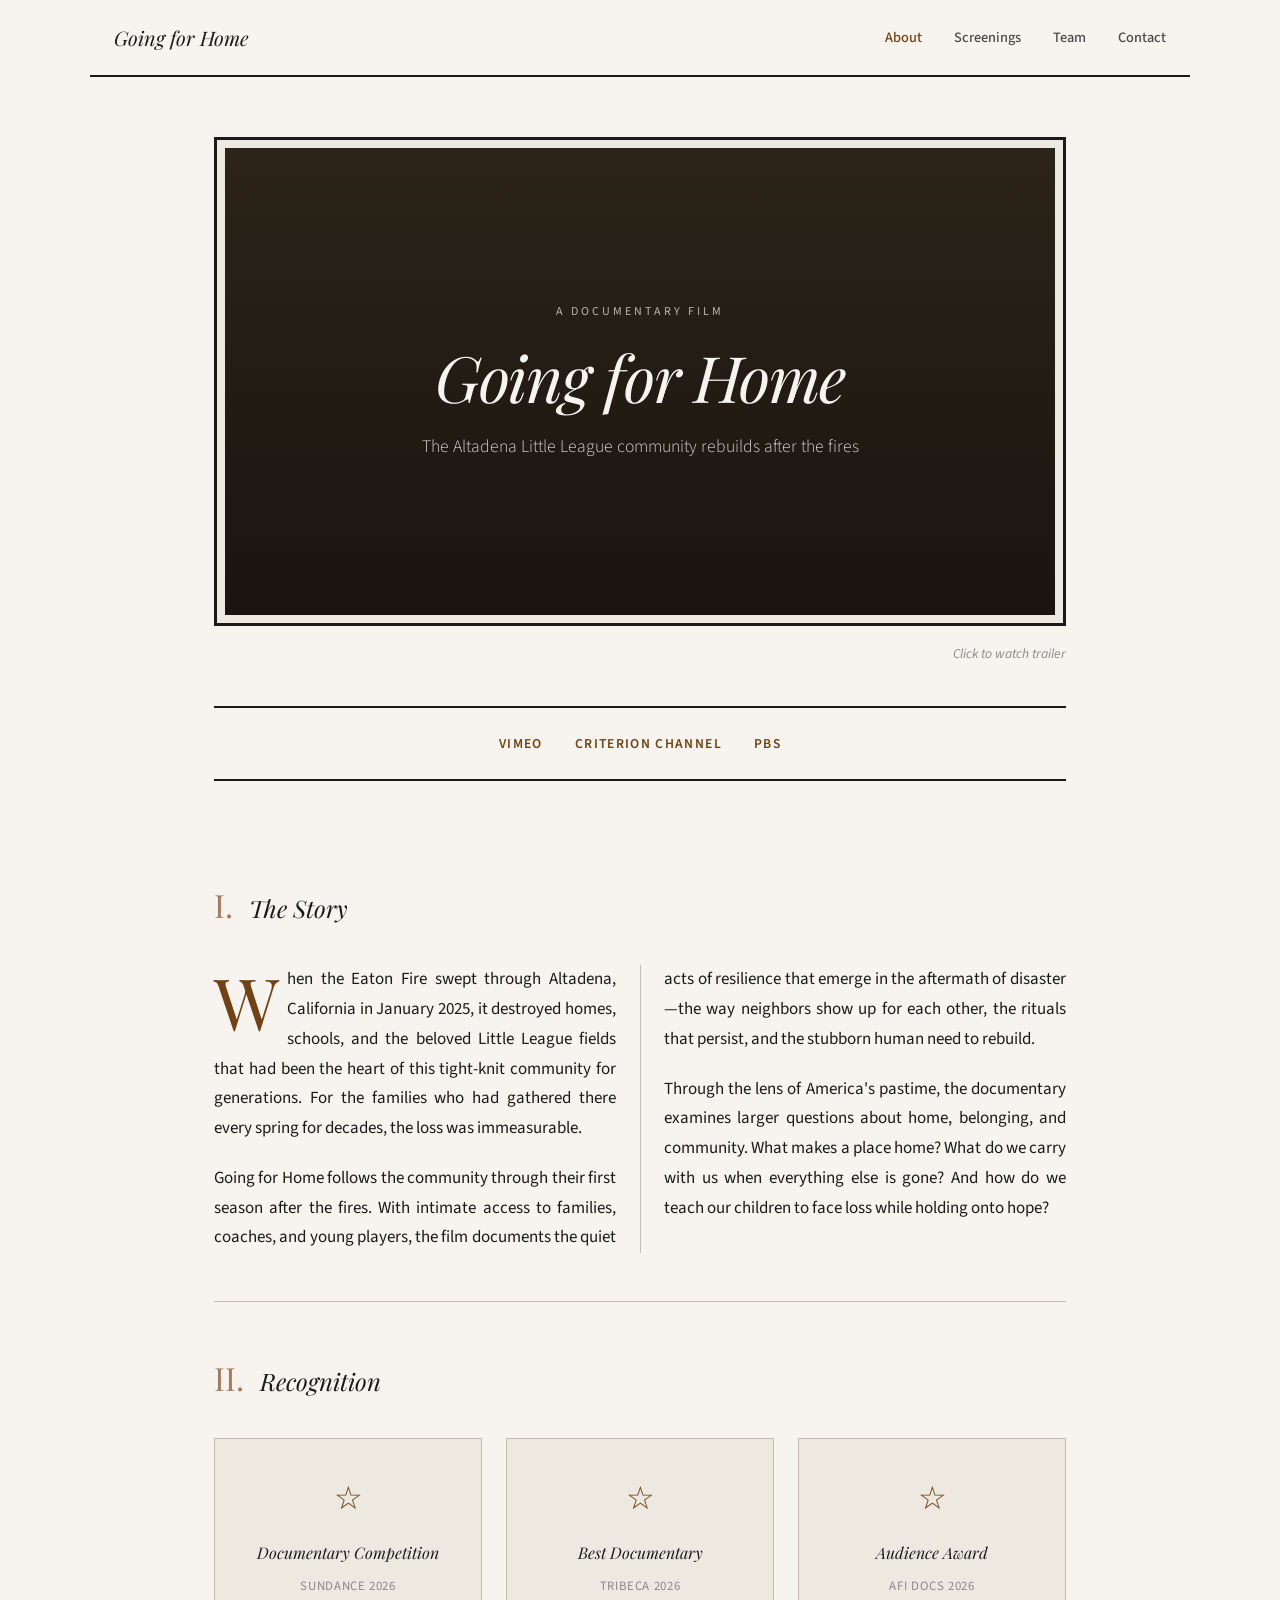
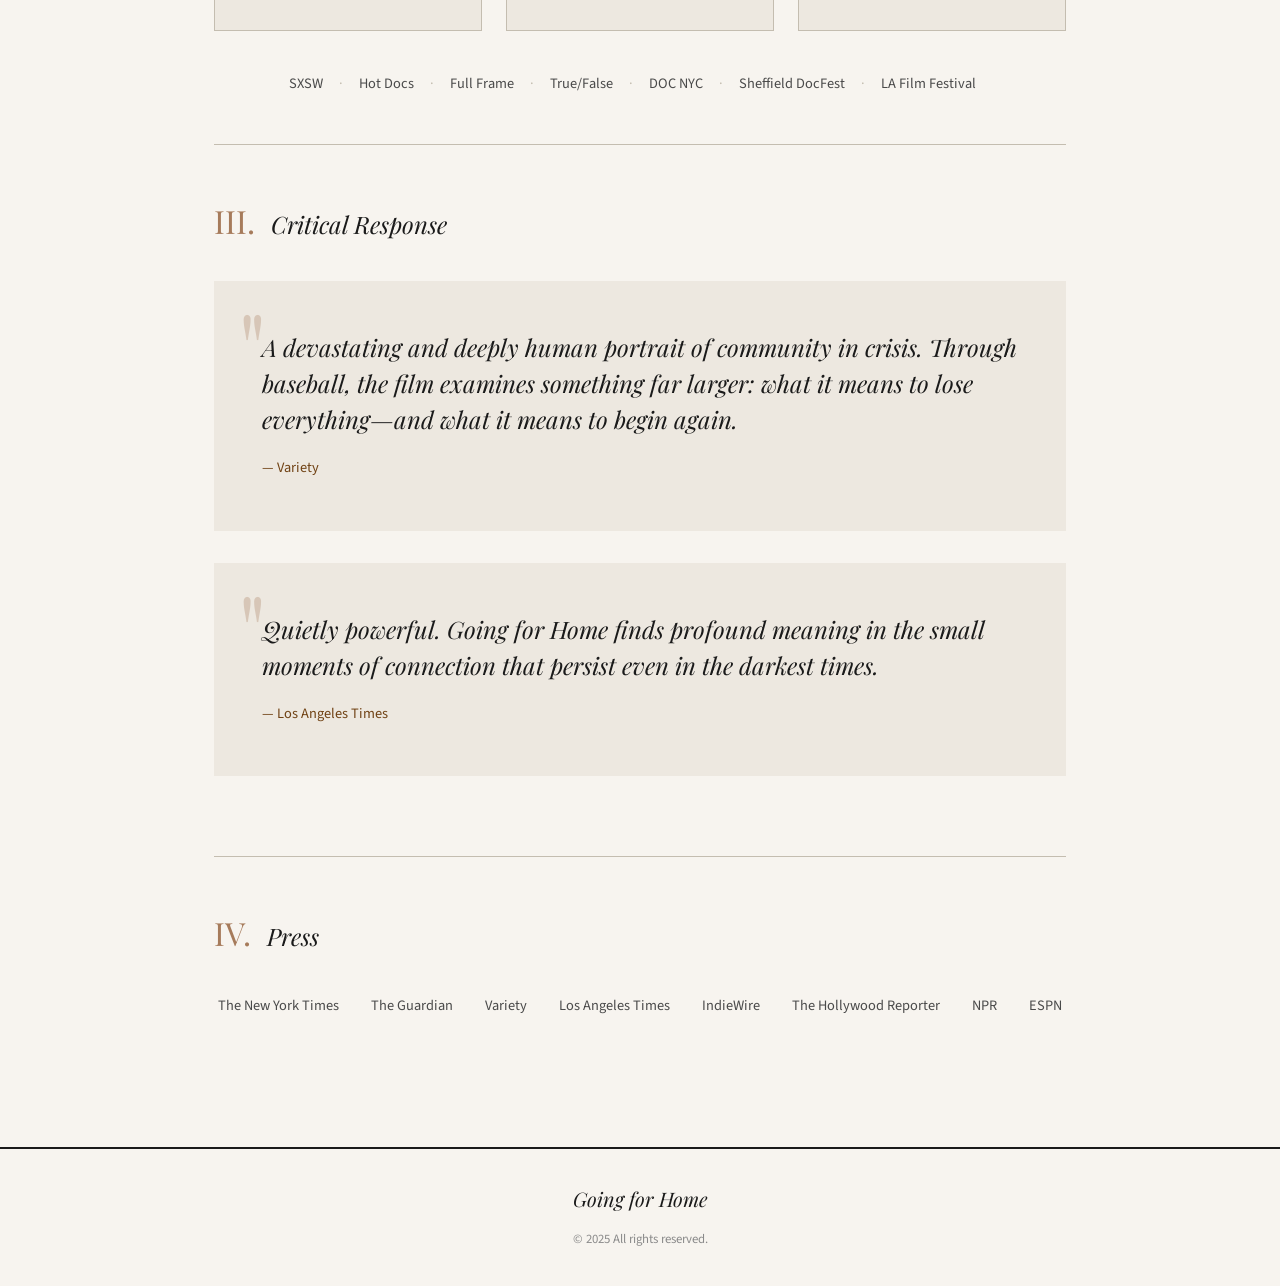
<file: requirements/mockup-v4-documentary-archival.html>
<!DOCTYPE html>
<html lang="en">
<head>
  <meta charset="UTF-8">
  <meta name="viewport" content="width=device-width, initial-scale=1.0">
  <title>Going for Home - A Documentary</title>
  <link rel="preconnect" href="https://fonts.googleapis.com">
  <link rel="preconnect" href="https://fonts.gstatic.com" crossorigin>
  <link href="https://fonts.googleapis.com/css2?family=Playfair+Display:ital,wght@0,400;0,700;1,400&family=Source+Sans+3:wght@300;400;500;600&display=swap" rel="stylesheet">
  <style>
    /*
     * STYLE V4: DOCUMENTARY ARCHIVAL
     * -------------------------------
     * Newspaper-inspired, archival aesthetic, textured feel
     * Inspired by: Ken Burns docs, historical archives, broadsheets
     * Mood: Timeless, authentic, documentary, respectful of history
     */

    *, *::before, *::after {
      box-sizing: border-box;
      margin: 0;
      padding: 0;
    }

    :root {
      --paper: #F7F4EF;
      --paper-dark: #EDE8E0;
      --ink: #1A1A1A;
      --ink-light: #4A4A4A;
      --ink-faded: #8A8A8A;
      --sepia: #704214;
      --sepia-light: #A67B5B;
      --rule: #C4BDB0;
    }

    html {
      scroll-behavior: smooth;
    }

    body {
      font-family: 'Source Sans 3', -apple-system, sans-serif;
      font-size: 17px;
      line-height: 1.75;
      color: var(--ink);
      background: var(--paper);
    }

    a {
      color: inherit;
      text-decoration: none;
    }

    .container {
      max-width: 900px;
      margin: 0 auto;
      padding: 0 24px;
    }

    /* Navigation */
    .nav {
      position: sticky;
      top: 0;
      background: var(--paper);
      z-index: 100;
    }

    .nav-inner {
      display: flex;
      justify-content: space-between;
      align-items: center;
      padding: 20px 24px;
      max-width: 1100px;
      margin: 0 auto;
      border-bottom: 2px solid var(--ink);
    }

    .nav-logo {
      font-family: 'Playfair Display', Georgia, serif;
      font-size: 1.25rem;
      font-style: italic;
    }

    .nav-links {
      display: flex;
      gap: 32px;
      list-style: none;
    }

    .nav-links a {
      font-size: 0.9rem;
      font-weight: 500;
      color: var(--ink-light);
      transition: color 0.3s;
    }

    .nav-links a:hover,
    .nav-links a.active {
      color: var(--sepia);
    }

    .nav-toggle {
      display: none;
      background: none;
      border: none;
      cursor: pointer;
      padding: 4px;
    }

    .nav-toggle span {
      display: block;
      width: 20px;
      height: 2px;
      background: var(--ink);
      margin: 4px 0;
    }

    /* Mobile Menu */
    .mobile-menu {
      display: none;
      position: fixed;
      inset: 0;
      background: var(--paper);
      z-index: 200;
      flex-direction: column;
      align-items: center;
      justify-content: center;
      gap: 32px;
    }

    .mobile-menu.open { display: flex; }

    .mobile-menu a {
      font-family: 'Playfair Display', Georgia, serif;
      font-size: 1.75rem;
      font-style: italic;
    }

    .mobile-menu-close {
      position: absolute;
      top: 20px;
      right: 24px;
      background: none;
      border: none;
      font-size: 2rem;
      cursor: pointer;
    }

    /* Hero */
    .hero {
      padding: 60px 0 40px;
    }

    .hero-frame {
      background: var(--ink);
      padding: 3px;
    }

    .hero-inner {
      background: var(--paper-dark);
      padding: 8px;
    }

    .hero-placeholder {
      background: linear-gradient(180deg, #2C2418 0%, #1A1410 100%);
      aspect-ratio: 16/9;
      display: flex;
      flex-direction: column;
      align-items: center;
      justify-content: center;
      color: var(--paper);
      text-align: center;
      padding: 48px;
      position: relative;
    }

    .hero-eyebrow {
      font-size: 0.75rem;
      letter-spacing: 0.25em;
      text-transform: uppercase;
      margin-bottom: 20px;
      opacity: 0.7;
    }

    .hero-placeholder h1 {
      font-family: 'Playfair Display', Georgia, serif;
      font-size: 4rem;
      font-weight: 400;
      font-style: italic;
      letter-spacing: -0.02em;
      margin-bottom: 20px;
      line-height: 1.1;
    }

    .hero-tagline {
      font-size: 1.1rem;
      font-weight: 300;
      opacity: 0.85;
      max-width: 520px;
      line-height: 1.7;
    }

    .hero-caption {
      margin-top: 16px;
      font-size: 0.85rem;
      font-style: italic;
      color: var(--ink-faded);
      text-align: right;
    }

    /* Masthead */
    .masthead {
      text-align: center;
      padding: 48px 0;
      border-bottom: 1px solid var(--rule);
    }

    .masthead-title {
      font-family: 'Playfair Display', Georgia, serif;
      font-size: 3.5rem;
      font-weight: 400;
      letter-spacing: -0.02em;
      margin-bottom: 8px;
    }

    .masthead-subtitle {
      font-size: 1.1rem;
      font-style: italic;
      color: var(--ink-light);
    }

    .masthead-rule {
      display: flex;
      align-items: center;
      gap: 16px;
      margin-top: 24px;
      justify-content: center;
    }

    .masthead-rule::before,
    .masthead-rule::after {
      content: '';
      height: 1px;
      width: 60px;
      background: var(--rule);
    }

    .masthead-rule span {
      font-size: 0.75rem;
      letter-spacing: 0.15em;
      text-transform: uppercase;
      color: var(--ink-faded);
    }

    /* Section */
    .section {
      padding: 48px 0;
      border-bottom: 1px solid var(--rule);
    }

    .section:last-child {
      border-bottom: none;
    }

    .section-header {
      display: flex;
      align-items: baseline;
      gap: 16px;
      margin-bottom: 32px;
    }

    .section-number {
      font-family: 'Playfair Display', Georgia, serif;
      font-size: 2rem;
      color: var(--sepia-light);
    }

    .section-title {
      font-family: 'Playfair Display', Georgia, serif;
      font-size: 1.5rem;
      font-weight: 400;
      font-style: italic;
    }

    /* Columns */
    .columns {
      column-count: 2;
      column-gap: 48px;
      column-rule: 1px solid var(--rule);
    }

    .columns p {
      margin-bottom: 20px;
      text-align: justify;
      hyphens: auto;
    }

    .columns p:first-child::first-letter {
      font-family: 'Playfair Display', Georgia, serif;
      font-size: 4.5rem;
      float: left;
      line-height: 0.8;
      margin-right: 8px;
      margin-top: 8px;
      color: var(--sepia);
    }

    /* Platforms */
    .platforms-bar {
      display: flex;
      justify-content: center;
      gap: 32px;
      padding: 24px 0;
      border-top: 2px solid var(--ink);
      border-bottom: 2px solid var(--ink);
      margin-bottom: 48px;
    }

    .platforms-bar a {
      font-size: 0.85rem;
      font-weight: 600;
      text-transform: uppercase;
      letter-spacing: 0.1em;
      color: var(--sepia);
    }

    .platforms-bar a:hover {
      text-decoration: underline;
    }

    /* Awards */
    .awards-headline {
      display: grid;
      grid-template-columns: repeat(3, 1fr);
      gap: 24px;
      margin-bottom: 40px;
    }

    .award-card {
      text-align: center;
      padding: 32px 24px;
      border: 1px solid var(--rule);
      background: var(--paper-dark);
    }

    .award-card .laurel {
      font-size: 2rem;
      margin-bottom: 12px;
      color: var(--sepia);
    }

    .award-name {
      font-family: 'Playfair Display', Georgia, serif;
      font-size: 1rem;
      font-style: italic;
      margin-bottom: 8px;
    }

    .award-detail {
      font-size: 0.8rem;
      color: var(--ink-faded);
      text-transform: uppercase;
      letter-spacing: 0.05em;
    }

    .festival-list {
      display: flex;
      flex-wrap: wrap;
      justify-content: center;
      gap: 8px 16px;
      font-size: 0.9rem;
      color: var(--ink-light);
    }

    .festival-list span::after {
      content: '·';
      margin-left: 16px;
      color: var(--rule);
    }

    .festival-list span:last-child::after {
      content: '';
    }

    /* Quotes */
    .quote-block {
      background: var(--paper-dark);
      padding: 48px;
      margin: 32px 0;
      position: relative;
    }

    .quote-block::before {
      content: '"';
      font-family: 'Playfair Display', Georgia, serif;
      font-size: 6rem;
      color: var(--sepia-light);
      opacity: 0.3;
      position: absolute;
      top: 16px;
      left: 24px;
      line-height: 1;
    }

    .quote-block p {
      font-family: 'Playfair Display', Georgia, serif;
      font-size: 1.5rem;
      font-style: italic;
      line-height: 1.5;
      margin-bottom: 16px;
      position: relative;
    }

    .quote-block cite {
      font-family: 'Source Sans 3', sans-serif;
      font-size: 0.9rem;
      font-style: normal;
      color: var(--sepia);
    }

    /* Press */
    .press-list {
      display: flex;
      flex-wrap: wrap;
      justify-content: center;
      gap: 16px 32px;
    }

    .press-list a {
      font-size: 0.9rem;
      color: var(--ink-light);
      border-bottom: 1px solid transparent;
      transition: all 0.3s;
    }

    .press-list a:hover {
      color: var(--sepia);
      border-bottom-color: var(--sepia);
    }

    /* Page Header */
    .page-header {
      padding: 80px 0 40px;
      text-align: center;
      border-bottom: 2px solid var(--ink);
    }

    .page-header h1 {
      font-family: 'Playfair Display', Georgia, serif;
      font-size: 3rem;
      font-weight: 400;
      font-style: italic;
    }

    /* Screenings */
    .screening-item {
      display: grid;
      grid-template-columns: 120px 1fr auto;
      gap: 32px;
      padding: 28px 0;
      border-bottom: 1px solid var(--rule);
      align-items: baseline;
    }

    .screening-date {
      font-family: 'Playfair Display', Georgia, serif;
      font-size: 1.1rem;
      font-style: italic;
      color: var(--sepia);
    }

    .screening-venue {
      font-weight: 600;
      margin-bottom: 4px;
    }

    .screening-location {
      color: var(--ink-faded);
      font-size: 0.9rem;
    }

    .screening-link {
      font-size: 0.8rem;
      font-weight: 600;
      text-transform: uppercase;
      letter-spacing: 0.1em;
      padding: 12px 24px;
      border: 2px solid var(--ink);
      transition: all 0.3s;
    }

    .screening-link:hover {
      background: var(--ink);
      color: var(--paper);
    }

    .past-list {
      column-count: 2;
      column-gap: 48px;
      font-size: 0.9rem;
      color: var(--ink-light);
    }

    .past-list p {
      margin-bottom: 8px;
      break-inside: avoid;
    }

    /* Host CTA */
    .host-cta {
      text-align: center;
      padding: 56px 48px;
      border: 2px solid var(--ink);
      margin: 48px 0;
      background: var(--paper-dark);
    }

    .host-cta h3 {
      font-family: 'Playfair Display', Georgia, serif;
      font-size: 1.75rem;
      font-style: italic;
      margin-bottom: 12px;
    }

    .host-cta p {
      color: var(--ink-light);
      margin-bottom: 24px;
    }

    .btn {
      display: inline-block;
      padding: 14px 36px;
      background: var(--ink);
      color: var(--paper);
      font-size: 0.85rem;
      font-weight: 600;
      text-transform: uppercase;
      letter-spacing: 0.1em;
      transition: all 0.3s;
    }

    .btn:hover {
      background: var(--sepia);
    }

    /* Team */
    .team-member {
      display: grid;
      grid-template-columns: 160px 1fr;
      gap: 40px;
      margin-bottom: 48px;
      padding-bottom: 48px;
      border-bottom: 1px solid var(--rule);
    }

    .team-member:last-of-type {
      border-bottom: none;
    }

    .team-photo {
      background: var(--paper-dark);
      aspect-ratio: 1;
      border: 1px solid var(--rule);
      display: flex;
      align-items: center;
      justify-content: center;
      font-size: 0.8rem;
      color: var(--ink-faded);
      font-style: italic;
    }

    .team-info h3 {
      font-family: 'Playfair Display', Georgia, serif;
      font-size: 1.5rem;
      font-weight: 400;
      margin-bottom: 4px;
    }

    .team-info .role {
      font-size: 0.85rem;
      font-style: italic;
      color: var(--sepia);
      margin-bottom: 20px;
    }

    .team-info p {
      font-size: 1rem;
      line-height: 1.8;
      color: var(--ink-light);
    }

    .credits-list {
      display: grid;
      grid-template-columns: repeat(2, 1fr);
      gap: 16px 48px;
    }

    .credit-item {
      display: flex;
      justify-content: space-between;
      padding: 12px 0;
      border-bottom: 1px dotted var(--rule);
      font-size: 0.9rem;
    }

    .credit-item span:first-child {
      color: var(--ink-faded);
      font-style: italic;
    }

    /* Contact */
    .contact-cards {
      display: grid;
      grid-template-columns: repeat(3, 1fr);
      gap: 24px;
      margin-bottom: 48px;
    }

    .contact-card {
      text-align: center;
      padding: 32px 24px;
      border: 1px solid var(--rule);
      background: var(--paper-dark);
    }

    .contact-card label {
      display: block;
      font-size: 0.7rem;
      text-transform: uppercase;
      letter-spacing: 0.15em;
      color: var(--ink-faded);
      margin-bottom: 12px;
    }

    .contact-card a {
      font-family: 'Playfair Display', Georgia, serif;
      font-size: 1rem;
      font-style: italic;
      color: var(--sepia);
    }

    .contact-card a:hover {
      text-decoration: underline;
    }

    /* Form */
    .contact-form {
      max-width: 480px;
    }

    .form-group {
      margin-bottom: 24px;
    }

    .form-group label {
      display: block;
      font-size: 0.85rem;
      font-style: italic;
      margin-bottom: 8px;
      color: var(--ink-light);
    }

    .form-group input,
    .form-group textarea,
    .form-group select {
      width: 100%;
      padding: 14px 16px;
      border: 1px solid var(--rule);
      background: var(--paper-dark);
      font-size: 1rem;
      font-family: inherit;
      transition: border-color 0.3s;
    }

    .form-group input:focus,
    .form-group textarea:focus,
    .form-group select:focus {
      outline: none;
      border-color: var(--sepia);
    }

    .form-group textarea {
      min-height: 140px;
      resize: vertical;
    }

    .social-links {
      display: flex;
      gap: 16px;
      margin-top: 48px;
    }

    .social-links a {
      font-size: 0.8rem;
      font-weight: 500;
      padding: 12px 20px;
      border: 1px solid var(--rule);
      color: var(--ink-light);
      transition: all 0.3s;
    }

    .social-links a:hover {
      border-color: var(--sepia);
      color: var(--sepia);
    }

    /* Footer */
    .footer {
      margin-top: 80px;
      padding: 32px 0;
      border-top: 2px solid var(--ink);
      text-align: center;
    }

    .footer-inner {
      max-width: 1100px;
      margin: 0 auto;
      padding: 0 24px;
    }

    .footer-logo {
      font-family: 'Playfair Display', Georgia, serif;
      font-size: 1.25rem;
      font-style: italic;
      display: block;
      margin-bottom: 8px;
    }

    .footer-copy {
      font-size: 0.8rem;
      color: var(--ink-faded);
    }

    /* Page visibility */
    .page-section { display: none; }
    .page-section.active { display: block; }

    /* Responsive */
    @media (max-width: 768px) {
      .nav-links { display: none; }
      .nav-toggle { display: block; }

      .hero-placeholder h1 { font-size: 2.5rem; }
      .masthead-title { font-size: 2.5rem; }

      .columns { column-count: 1; }
      .platforms-bar { flex-direction: column; gap: 16px; }
      .awards-headline { grid-template-columns: 1fr; }
      .screening-item { grid-template-columns: 1fr; gap: 8px; }
      .screening-link { justify-self: start; margin-top: 8px; }
      .past-list { column-count: 1; }
      .team-member { grid-template-columns: 1fr; }
      .team-photo { max-width: 160px; }
      .credits-list { grid-template-columns: 1fr; }
      .contact-cards { grid-template-columns: 1fr; }
    }
  </style>
</head>
<body>

  <!-- Navigation -->
  <nav class="nav">
    <div class="nav-inner">
      <a href="#" class="nav-logo">Going for Home</a>
      <ul class="nav-links">
        <li><a href="#about" class="active" data-page="about">About</a></li>
        <li><a href="#screenings" data-page="screenings">Screenings</a></li>
        <li><a href="#team" data-page="team">Team</a></li>
        <li><a href="#contact" data-page="contact">Contact</a></li>
      </ul>
      <button class="nav-toggle" onclick="toggleMobileMenu()">
        <span></span><span></span><span></span>
      </button>
    </div>
  </nav>

  <!-- Mobile Menu -->
  <div class="mobile-menu" id="mobileMenu">
    <button class="mobile-menu-close" onclick="toggleMobileMenu()">&times;</button>
    <a href="#" onclick="showPage('about'); toggleMobileMenu();">About</a>
    <a href="#" onclick="showPage('screenings'); toggleMobileMenu();">Screenings</a>
    <a href="#" onclick="showPage('team'); toggleMobileMenu();">Team</a>
    <a href="#" onclick="showPage('contact'); toggleMobileMenu();">Contact</a>
  </div>

  <!-- ABOUT PAGE -->
  <div class="page-section active" id="about">
    <section class="hero">
      <div class="container">
        <div class="hero-frame">
          <div class="hero-inner">
            <a href="#" class="hero-placeholder" title="Watch Trailer">
              <p class="hero-eyebrow">A Documentary Film</p>
              <h1>Going for Home</h1>
              <p class="hero-tagline">The Altadena Little League community rebuilds after the fires</p>
            </a>
          </div>
        </div>
        <p class="hero-caption">Click to watch trailer</p>
      </div>
    </section>

    <div class="container">
      <div class="platforms-bar">
        <a href="#">Vimeo</a>
        <a href="#">Criterion Channel</a>
        <a href="#">PBS</a>
      </div>

      <section class="section">
        <div class="section-header">
          <span class="section-number">I.</span>
          <h2 class="section-title">The Story</h2>
        </div>

        <div class="columns">
          <p>When the Eaton Fire swept through Altadena, California in January 2025, it destroyed homes, schools, and the beloved Little League fields that had been the heart of this tight-knit community for generations. For the families who had gathered there every spring for decades, the loss was immeasurable.</p>
          <p>Going for Home follows the community through their first season after the fires. With intimate access to families, coaches, and young players, the film documents the quiet acts of resilience that emerge in the aftermath of disaster—the way neighbors show up for each other, the rituals that persist, and the stubborn human need to rebuild.</p>
          <p>Through the lens of America's pastime, the documentary examines larger questions about home, belonging, and community. What makes a place home? What do we carry with us when everything else is gone? And how do we teach our children to face loss while holding onto hope?</p>
        </div>
      </section>

      <section class="section">
        <div class="section-header">
          <span class="section-number">II.</span>
          <h2 class="section-title">Recognition</h2>
        </div>

        <div class="awards-headline">
          <div class="award-card">
            <div class="laurel">☆</div>
            <div class="award-name">Documentary Competition</div>
            <div class="award-detail">Sundance 2026</div>
          </div>
          <div class="award-card">
            <div class="laurel">☆</div>
            <div class="award-name">Best Documentary</div>
            <div class="award-detail">Tribeca 2026</div>
          </div>
          <div class="award-card">
            <div class="laurel">☆</div>
            <div class="award-name">Audience Award</div>
            <div class="award-detail">AFI Docs 2026</div>
          </div>
        </div>

        <div class="festival-list">
          <span>SXSW</span>
          <span>Hot Docs</span>
          <span>Full Frame</span>
          <span>True/False</span>
          <span>DOC NYC</span>
          <span>Sheffield DocFest</span>
          <span>LA Film Festival</span>
        </div>
      </section>

      <section class="section">
        <div class="section-header">
          <span class="section-number">III.</span>
          <h2 class="section-title">Critical Response</h2>
        </div>

        <div class="quote-block">
          <p>A devastating and deeply human portrait of community in crisis. Through baseball, the film examines something far larger: what it means to lose everything—and what it means to begin again.</p>
          <cite>— Variety</cite>
        </div>

        <div class="quote-block">
          <p>Quietly powerful. Going for Home finds profound meaning in the small moments of connection that persist even in the darkest times.</p>
          <cite>— Los Angeles Times</cite>
        </div>
      </section>

      <section class="section">
        <div class="section-header">
          <span class="section-number">IV.</span>
          <h2 class="section-title">Press</h2>
        </div>

        <div class="press-list">
          <a href="#">The New York Times</a>
          <a href="#">The Guardian</a>
          <a href="#">Variety</a>
          <a href="#">Los Angeles Times</a>
          <a href="#">IndieWire</a>
          <a href="#">The Hollywood Reporter</a>
          <a href="#">NPR</a>
          <a href="#">ESPN</a>
        </div>
      </section>
    </div>
  </div>

  <!-- SCREENINGS PAGE -->
  <div class="page-section" id="screenings">
    <div class="container">
      <header class="page-header">
        <h1>Screenings</h1>
      </header>

      <section class="section">
        <div class="section-header">
          <span class="section-number">I.</span>
          <h2 class="section-title">Upcoming</h2>
        </div>

        <div class="screening-item">
          <div class="screening-date">March 15, 2026</div>
          <div>
            <div class="screening-venue">Laemmle Playhouse 7</div>
            <div class="screening-location">Pasadena, California</div>
          </div>
          <a href="#" class="screening-link">Tickets</a>
        </div>
        <div class="screening-item">
          <div class="screening-date">March 22, 2026</div>
          <div>
            <div class="screening-venue">IFC Center</div>
            <div class="screening-location">New York, NY</div>
          </div>
          <a href="#" class="screening-link">Tickets</a>
        </div>
        <div class="screening-item">
          <div class="screening-date">April 5, 2026</div>
          <div>
            <div class="screening-venue">Gene Siskel Film Center</div>
            <div class="screening-location">Chicago, IL</div>
          </div>
          <a href="#" class="screening-link">Info</a>
        </div>
      </section>

      <section class="section">
        <div class="section-header">
          <span class="section-number">II.</span>
          <h2 class="section-title">Past Screenings</h2>
        </div>
        <div class="past-list">
          <p>Sundance Film Festival — Park City, UT</p>
          <p>SXSW — Austin, TX</p>
          <p>AFI Docs — Washington, DC</p>
          <p>LA Film Festival — Los Angeles, CA</p>
          <p>Hot Docs — Toronto, ON</p>
          <p>True/False — Columbia, MO</p>
        </div>
      </section>

      <div class="host-cta">
        <h3>Host a Community Screening</h3>
        <p>Bring the film to your school, organization, or community center.</p>
        <a href="#" class="btn" onclick="showPage('contact')">Inquire</a>
      </div>
    </div>
  </div>

  <!-- TEAM PAGE -->
  <div class="page-section" id="team">
    <div class="container">
      <header class="page-header">
        <h1>The Team</h1>
      </header>

      <section class="section">
        <div class="team-member">
          <div class="team-photo">Portrait</div>
          <div class="team-info">
            <h3>Director Name</h3>
            <p class="role">Director & Producer</p>
            <p>An award-winning documentary filmmaker whose work explores communities in transition. When the Altadena fires broke out, they felt compelled to document not the destruction, but the response—the way people showed up for each other in moments of profound loss.</p>
          </div>
        </div>

        <div class="team-member">
          <div class="team-photo">Portrait</div>
          <div class="team-info">
            <h3>Producer Name</h3>
            <p class="role">Producer</p>
            <p>A veteran documentary producer with a deep commitment to stories of resilience and community. Previous credits include award-winning films that have premiered at major festivals worldwide.</p>
          </div>
        </div>
      </section>

      <section class="section">
        <div class="section-header">
          <span class="section-number"></span>
          <h2 class="section-title">Credits</h2>
        </div>
        <div class="credits-list">
          <div class="credit-item"><span>Cinematography</span><span>DP Name</span></div>
          <div class="credit-item"><span>Editor</span><span>Editor Name</span></div>
          <div class="credit-item"><span>Original Score</span><span>Composer</span></div>
          <div class="credit-item"><span>Sound Design</span><span>Sound Designer</span></div>
          <div class="credit-item"><span>Executive Producer</span><span>EP Name</span></div>
          <div class="credit-item"><span>Archival Producer</span><span>Archival Name</span></div>
        </div>
      </section>
    </div>
  </div>

  <!-- CONTACT PAGE -->
  <div class="page-section" id="contact">
    <div class="container">
      <header class="page-header">
        <h1>Contact</h1>
      </header>

      <section class="section">
        <div class="contact-cards">
          <div class="contact-card">
            <label>Press</label>
            <a href="mailto:press@goingforhome.film">press@goingforhome.film</a>
          </div>
          <div class="contact-card">
            <label>Screenings</label>
            <a href="mailto:screenings@goingforhome.film">screenings@goingforhome.film</a>
          </div>
          <div class="contact-card">
            <label>General</label>
            <a href="mailto:info@goingforhome.film">info@goingforhome.film</a>
          </div>
        </div>

        <div class="social-links">
          <a href="#">Instagram</a>
          <a href="#">Vimeo</a>
        </div>
      </section>
    </div>
  </div>

  <!-- Footer -->
  <footer class="footer">
    <div class="footer-inner">
      <span class="footer-logo">Going for Home</span>
      <span class="footer-copy">&copy; 2025 All rights reserved.</span>
    </div>
  </footer>

  <script>
    function showPage(pageId) {
      document.querySelectorAll('.page-section').forEach(p => p.classList.remove('active'));
      document.getElementById(pageId).classList.add('active');
      document.querySelectorAll('.nav-links a').forEach(link => {
        link.classList.toggle('active', link.dataset.page === pageId);
      });
      window.scrollTo(0, 0);
    }

    function toggleMobileMenu() {
      document.getElementById('mobileMenu').classList.toggle('open');
    }

    document.querySelectorAll('.nav-links a').forEach(link => {
      link.addEventListener('click', e => { e.preventDefault(); showPage(link.dataset.page); });
    });
  </script>
</body>
</html>
</file>
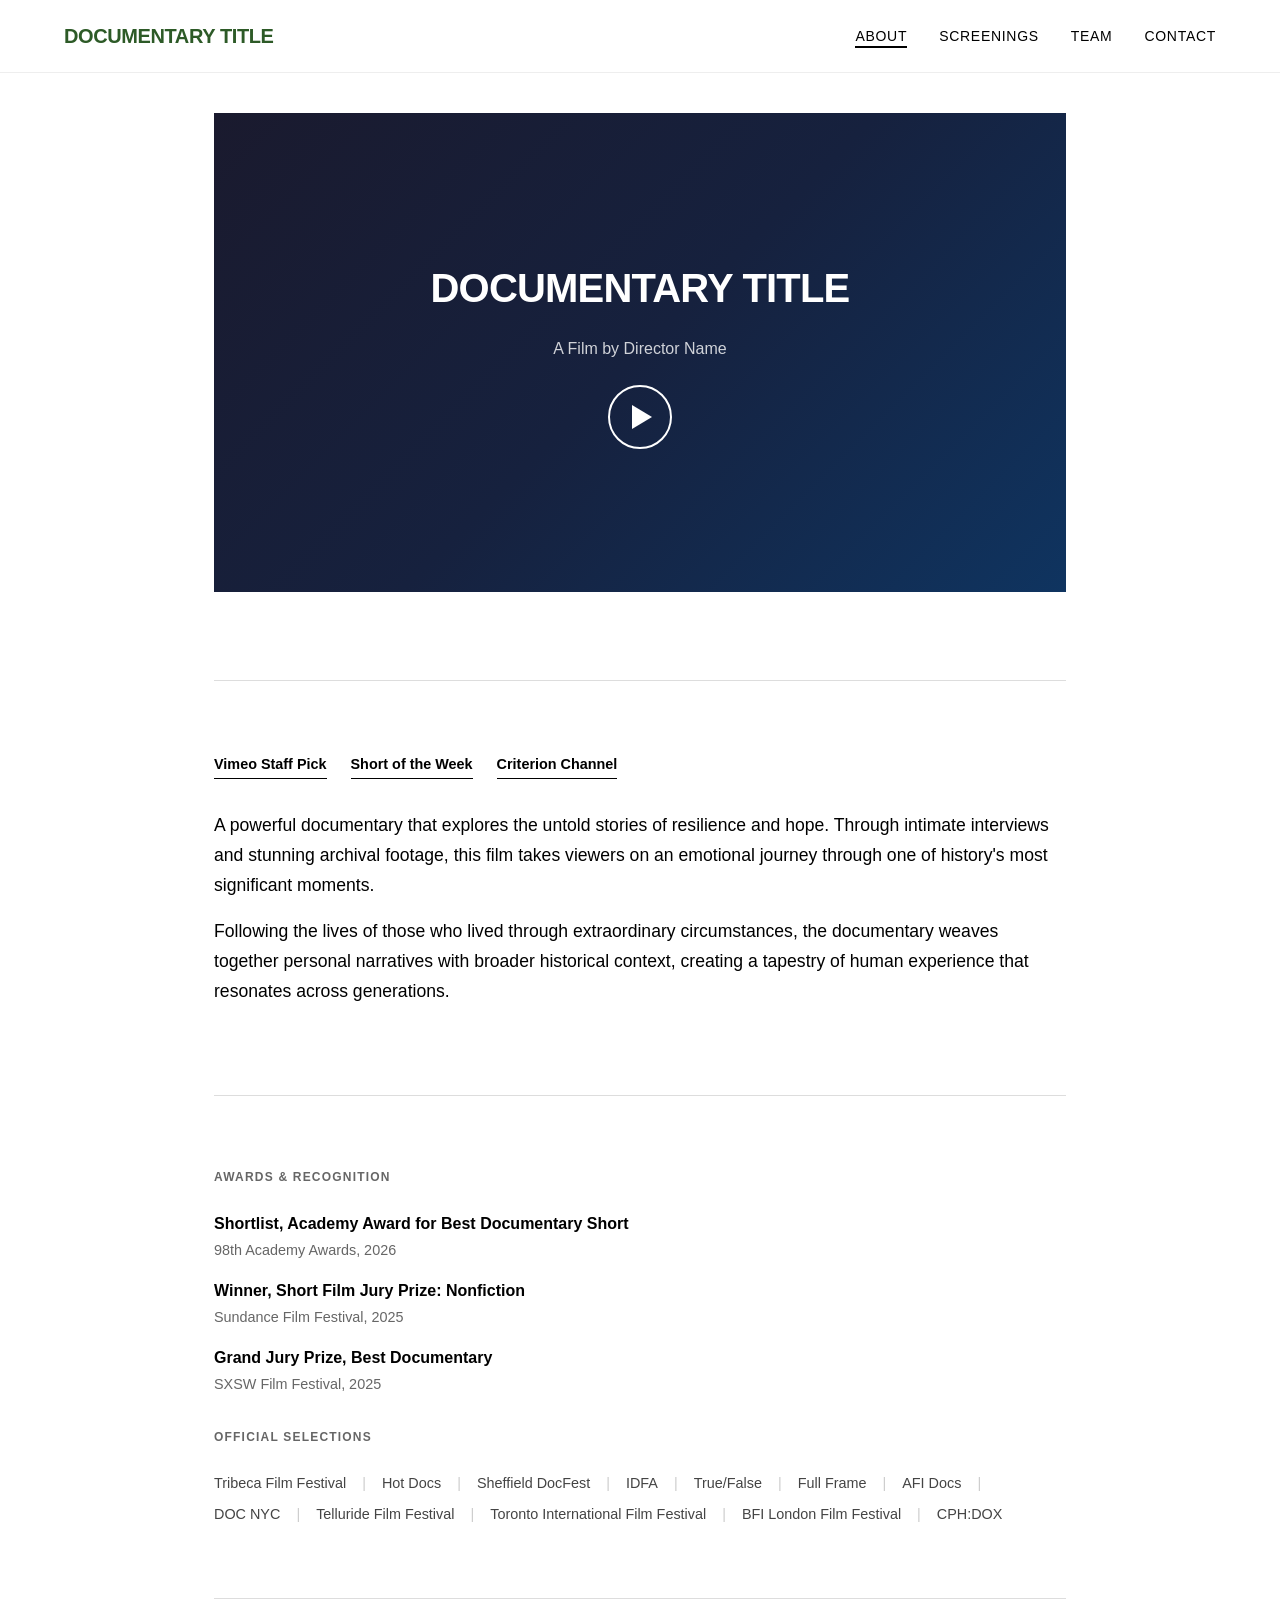
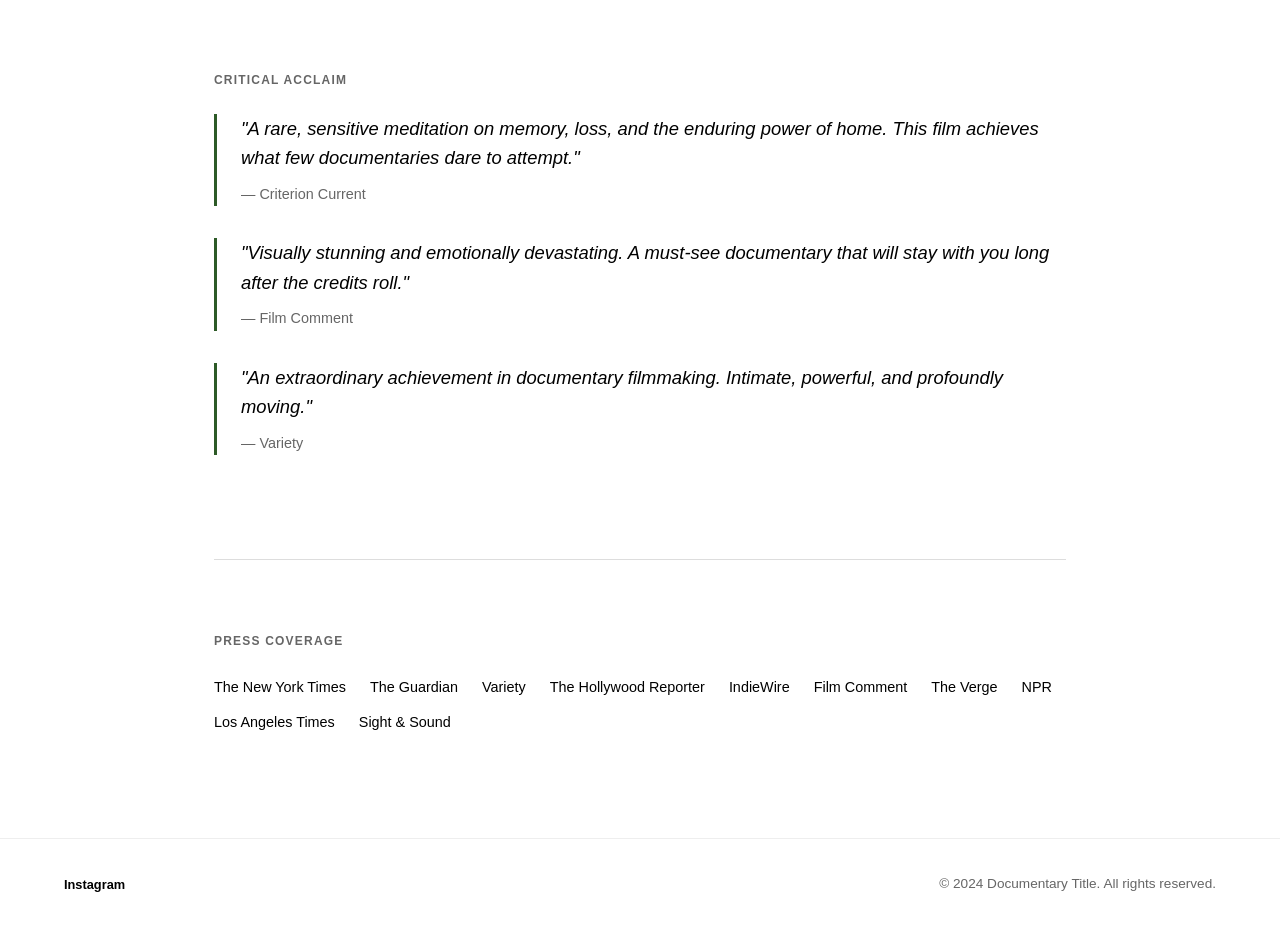
<file: requirements/mockup.html>
<!DOCTYPE html>
<html lang="en">
<head>
  <meta charset="UTF-8">
  <meta name="viewport" content="width=device-width, initial-scale=1.0">
  <title>Documentary Title - Official Website</title>
  <style>
    /* Reset & Base */
    *, *::before, *::after {
      box-sizing: border-box;
      margin: 0;
      padding: 0;
    }

    html {
      scroll-behavior: smooth;
    }

    body {
      font-family: 'Helvetica Neue', Helvetica, Arial, sans-serif;
      font-size: 16px;
      line-height: 1.6;
      color: #000;
      background: #fff;
    }

    a {
      color: inherit;
      text-decoration: none;
    }

    img {
      max-width: 100%;
      height: auto;
      display: block;
    }

    /* Container */
    .container {
      max-width: 900px;
      margin: 0 auto;
      padding: 0 24px;
    }

    /* Navigation */
    .nav {
      position: sticky;
      top: 0;
      background: #fff;
      border-bottom: 1px solid #eee;
      z-index: 100;
    }

    .nav-inner {
      display: flex;
      justify-content: space-between;
      align-items: center;
      padding: 20px 24px;
      max-width: 1200px;
      margin: 0 auto;
    }

    .nav-logo {
      font-size: 1.25rem;
      font-weight: 700;
      color: #2d5a27;
      letter-spacing: -0.02em;
    }

    .nav-links {
      display: flex;
      gap: 32px;
      list-style: none;
    }

    .nav-links a {
      font-size: 0.875rem;
      font-weight: 500;
      letter-spacing: 0.05em;
      text-transform: uppercase;
      transition: opacity 0.2s;
    }

    .nav-links a:hover {
      opacity: 0.6;
    }

    .nav-links a.active {
      border-bottom: 2px solid #000;
      padding-bottom: 2px;
    }

    .nav-toggle {
      display: none;
      flex-direction: column;
      gap: 5px;
      background: none;
      border: none;
      cursor: pointer;
      padding: 4px;
    }

    .nav-toggle span {
      display: block;
      width: 24px;
      height: 2px;
      background: #000;
      transition: 0.3s;
    }

    /* Mobile Menu */
    .mobile-menu {
      display: none;
      position: fixed;
      top: 0;
      left: 0;
      right: 0;
      bottom: 0;
      background: #fff;
      z-index: 200;
      flex-direction: column;
      align-items: center;
      justify-content: center;
      gap: 32px;
    }

    .mobile-menu.open {
      display: flex;
    }

    .mobile-menu a {
      font-size: 1.5rem;
      font-weight: 500;
      letter-spacing: 0.05em;
      text-transform: uppercase;
    }

    .mobile-menu-close {
      position: absolute;
      top: 20px;
      right: 24px;
      background: none;
      border: none;
      font-size: 2rem;
      cursor: pointer;
    }

    /* Hero */
    .hero {
      padding: 40px 0;
    }

    .hero-image {
      display: block;
      cursor: pointer;
      transition: opacity 0.3s;
    }

    .hero-image:hover {
      opacity: 0.9;
    }

    .hero-placeholder {
      background: linear-gradient(135deg, #1a1a2e 0%, #16213e 50%, #0f3460 100%);
      aspect-ratio: 16/9;
      display: flex;
      flex-direction: column;
      align-items: center;
      justify-content: center;
      color: #fff;
      text-align: center;
      padding: 40px;
    }

    .hero-placeholder h1 {
      font-size: 2.5rem;
      font-weight: 700;
      margin-bottom: 16px;
      letter-spacing: -0.02em;
    }

    .hero-placeholder p {
      font-size: 1rem;
      opacity: 0.8;
      margin-bottom: 24px;
    }

    .hero-placeholder .play-btn {
      width: 64px;
      height: 64px;
      border: 2px solid #fff;
      border-radius: 50%;
      display: flex;
      align-items: center;
      justify-content: center;
    }

    .hero-placeholder .play-btn::after {
      content: '';
      width: 0;
      height: 0;
      border-left: 20px solid #fff;
      border-top: 12px solid transparent;
      border-bottom: 12px solid transparent;
      margin-left: 4px;
    }

    /* Divider */
    .divider {
      border: none;
      border-top: 1px solid #ddd;
      margin: 48px 0;
    }

    /* Section */
    .section {
      padding: 24px 0;
    }

    .section-title {
      font-size: 0.75rem;
      font-weight: 600;
      letter-spacing: 0.1em;
      text-transform: uppercase;
      color: #666;
      margin-bottom: 24px;
    }

    /* Platforms */
    .platforms {
      display: flex;
      flex-wrap: wrap;
      gap: 8px 24px;
      margin-bottom: 32px;
    }

    .platforms a {
      font-weight: 700;
      font-size: 0.9rem;
      border-bottom: 1px solid #000;
      padding-bottom: 2px;
      transition: opacity 0.2s;
    }

    .platforms a:hover {
      opacity: 0.6;
    }

    /* Synopsis */
    .synopsis p {
      margin-bottom: 16px;
      font-size: 1.1rem;
      line-height: 1.7;
    }

    /* Awards */
    .awards-major {
      margin-bottom: 32px;
    }

    .award-item {
      margin-bottom: 16px;
    }

    .award-item strong {
      display: block;
      font-size: 1rem;
    }

    .award-item span {
      color: #666;
      font-size: 0.9rem;
    }

    .festival-list {
      display: flex;
      flex-wrap: wrap;
      gap: 8px 16px;
      font-size: 0.9rem;
      color: #444;
    }

    .festival-list span::after {
      content: '|';
      margin-left: 16px;
      color: #ccc;
    }

    .festival-list span:last-child::after {
      content: '';
    }

    /* Quotes */
    .quote {
      margin-bottom: 32px;
      padding-left: 24px;
      border-left: 3px solid #2d5a27;
    }

    .quote p {
      font-size: 1.15rem;
      font-style: italic;
      margin-bottom: 8px;
      line-height: 1.6;
    }

    .quote cite {
      font-size: 0.9rem;
      color: #666;
      font-style: normal;
    }

    /* Press */
    .press-list {
      display: flex;
      flex-wrap: wrap;
      gap: 12px 24px;
    }

    .press-list a {
      font-weight: 500;
      font-size: 0.9rem;
      transition: opacity 0.2s;
    }

    .press-list a:hover {
      opacity: 0.6;
    }

    /* Page Header */
    .page-header {
      padding: 60px 0 40px;
      text-align: center;
    }

    .page-header h1 {
      font-size: 2rem;
      font-weight: 700;
      letter-spacing: -0.02em;
    }

    /* Screenings */
    .screening-item {
      display: grid;
      grid-template-columns: 120px 1fr auto;
      gap: 24px;
      padding: 24px 0;
      border-bottom: 1px solid #eee;
      align-items: start;
    }

    .screening-date {
      font-weight: 700;
      font-size: 0.9rem;
    }

    .screening-venue {
      font-weight: 600;
    }

    .screening-location {
      color: #666;
      font-size: 0.9rem;
    }

    .screening-link {
      font-size: 0.85rem;
      font-weight: 600;
      padding: 8px 16px;
      border: 1px solid #000;
      transition: all 0.2s;
    }

    .screening-link:hover {
      background: #000;
      color: #fff;
    }

    .past-screenings {
      columns: 2;
      column-gap: 48px;
      font-size: 0.9rem;
      color: #444;
    }

    .past-screenings p {
      margin-bottom: 8px;
      break-inside: avoid;
    }

    /* Host CTA */
    .host-cta {
      text-align: center;
      padding: 48px;
      background: #f8f8f8;
      margin: 48px 0;
    }

    .host-cta p {
      margin-bottom: 16px;
      font-size: 1.1rem;
    }

    .btn {
      display: inline-block;
      padding: 12px 32px;
      background: #000;
      color: #fff;
      font-weight: 600;
      font-size: 0.9rem;
      letter-spacing: 0.05em;
      text-transform: uppercase;
      transition: opacity 0.2s;
    }

    .btn:hover {
      opacity: 0.8;
    }

    /* Team */
    .team-member {
      display: grid;
      grid-template-columns: 150px 1fr;
      gap: 32px;
      margin-bottom: 48px;
      align-items: start;
    }

    .team-photo {
      background: #e0e0e0;
      aspect-ratio: 1;
      display: flex;
      align-items: center;
      justify-content: center;
      color: #999;
      font-size: 0.8rem;
    }

    .team-info h3 {
      font-size: 1.25rem;
      margin-bottom: 4px;
    }

    .team-info .role {
      color: #666;
      font-size: 0.9rem;
      margin-bottom: 16px;
    }

    .team-info p {
      font-size: 0.95rem;
      line-height: 1.7;
    }

    .credits-list {
      display: grid;
      grid-template-columns: repeat(2, 1fr);
      gap: 12px 48px;
      font-size: 0.9rem;
    }

    .credits-list div {
      display: flex;
      justify-content: space-between;
      border-bottom: 1px solid #eee;
      padding-bottom: 8px;
    }

    .credits-list span:first-child {
      color: #666;
    }

    /* Contact */
    .contact-emails {
      margin-bottom: 48px;
    }

    .contact-item {
      margin-bottom: 24px;
    }

    .contact-item label {
      display: block;
      font-size: 0.8rem;
      color: #666;
      text-transform: uppercase;
      letter-spacing: 0.05em;
      margin-bottom: 4px;
    }

    .contact-item a {
      font-size: 1.1rem;
      font-weight: 500;
      border-bottom: 1px solid #000;
      padding-bottom: 2px;
    }

    /* Contact Form */
    .contact-form {
      max-width: 500px;
    }

    .form-group {
      margin-bottom: 24px;
    }

    .form-group label {
      display: block;
      font-size: 0.85rem;
      font-weight: 600;
      margin-bottom: 8px;
    }

    .form-group input,
    .form-group textarea,
    .form-group select {
      width: 100%;
      padding: 12px 16px;
      border: 1px solid #ddd;
      font-size: 1rem;
      font-family: inherit;
      transition: border-color 0.2s;
    }

    .form-group input:focus,
    .form-group textarea:focus,
    .form-group select:focus {
      outline: none;
      border-color: #000;
    }

    .form-group textarea {
      min-height: 150px;
      resize: vertical;
    }

    /* Social Links */
    .social-links {
      display: flex;
      gap: 24px;
      margin-top: 48px;
    }

    .social-links a {
      width: 44px;
      height: 44px;
      border: 1px solid #000;
      display: flex;
      align-items: center;
      justify-content: center;
      font-size: 0.7rem;
      font-weight: 600;
      transition: all 0.2s;
    }

    .social-links a:hover {
      background: #000;
      color: #fff;
    }

    /* Footer */
    .footer {
      margin-top: 80px;
      padding: 32px 0;
      border-top: 1px solid #eee;
      text-align: center;
    }

    .footer-inner {
      display: flex;
      justify-content: space-between;
      align-items: center;
      max-width: 1200px;
      margin: 0 auto;
      padding: 0 24px;
    }

    .footer-social a {
      font-size: 0.8rem;
      font-weight: 600;
      margin-right: 16px;
    }

    .footer-copy {
      font-size: 0.85rem;
      color: #666;
    }

    /* Page Sections (hidden by default for demo) */
    .page-section {
      display: none;
    }

    .page-section.active {
      display: block;
    }

    /* Responsive */
    @media (max-width: 768px) {
      .nav-links {
        display: none;
      }

      .nav-toggle {
        display: flex;
      }

      .hero-placeholder h1 {
        font-size: 1.75rem;
      }

      .screening-item {
        grid-template-columns: 1fr;
        gap: 8px;
      }

      .screening-link {
        justify-self: start;
        margin-top: 8px;
      }

      .past-screenings {
        columns: 1;
      }

      .team-member {
        grid-template-columns: 1fr;
        gap: 16px;
      }

      .team-photo {
        max-width: 150px;
      }

      .credits-list {
        grid-template-columns: 1fr;
      }

      .footer-inner {
        flex-direction: column;
        gap: 16px;
      }
    }
  </style>
</head>
<body>

  <!-- Navigation -->
  <nav class="nav">
    <div class="nav-inner">
      <a href="#" class="nav-logo">DOCUMENTARY TITLE</a>
      <ul class="nav-links">
        <li><a href="#about" class="active" data-page="about">About</a></li>
        <li><a href="#screenings" data-page="screenings">Screenings</a></li>
        <li><a href="#team" data-page="team">Team</a></li>
        <li><a href="#contact" data-page="contact">Contact</a></li>
      </ul>
      <button class="nav-toggle" onclick="toggleMobileMenu()">
        <span></span>
        <span></span>
        <span></span>
      </button>
    </div>
  </nav>

  <!-- Mobile Menu -->
  <div class="mobile-menu" id="mobileMenu">
    <button class="mobile-menu-close" onclick="toggleMobileMenu()">&times;</button>
    <a href="#about" onclick="showPage('about'); toggleMobileMenu();">About</a>
    <a href="#screenings" onclick="showPage('screenings'); toggleMobileMenu();">Screenings</a>
    <a href="#team" onclick="showPage('team'); toggleMobileMenu();">Team</a>
    <a href="#contact" onclick="showPage('contact'); toggleMobileMenu();">Contact</a>
  </div>

  <!-- ==================== ABOUT PAGE ==================== -->
  <div class="page-section active" id="about">

    <!-- Hero -->
    <section class="hero">
      <div class="container">
        <a href="#" class="hero-image" title="Watch Trailer">
          <div class="hero-placeholder">
            <h1>DOCUMENTARY TITLE</h1>
            <p>A Film by Director Name</p>
            <div class="play-btn"></div>
          </div>
        </a>
      </div>
    </section>

    <div class="container">
      <hr class="divider">

      <!-- Platforms -->
      <section class="section">
        <div class="platforms">
          <a href="#">Vimeo Staff Pick</a>
          <a href="#">Short of the Week</a>
          <a href="#">Criterion Channel</a>
        </div>

        <!-- Synopsis -->
        <div class="synopsis">
          <p>
            A powerful documentary that explores the untold stories of resilience and hope.
            Through intimate interviews and stunning archival footage, this film takes viewers
            on an emotional journey through one of history's most significant moments.
          </p>
          <p>
            Following the lives of those who lived through extraordinary circumstances, the
            documentary weaves together personal narratives with broader historical context,
            creating a tapestry of human experience that resonates across generations.
          </p>
        </div>
      </section>

      <hr class="divider">

      <!-- Awards -->
      <section class="section">
        <h2 class="section-title">Awards & Recognition</h2>

        <div class="awards-major">
          <div class="award-item">
            <strong>Shortlist, Academy Award for Best Documentary Short</strong>
            <span>98th Academy Awards, 2026</span>
          </div>
          <div class="award-item">
            <strong>Winner, Short Film Jury Prize: Nonfiction</strong>
            <span>Sundance Film Festival, 2025</span>
          </div>
          <div class="award-item">
            <strong>Grand Jury Prize, Best Documentary</strong>
            <span>SXSW Film Festival, 2025</span>
          </div>
        </div>

        <h2 class="section-title">Official Selections</h2>
        <div class="festival-list">
          <span>Tribeca Film Festival</span>
          <span>Hot Docs</span>
          <span>Sheffield DocFest</span>
          <span>IDFA</span>
          <span>True/False</span>
          <span>Full Frame</span>
          <span>AFI Docs</span>
          <span>DOC NYC</span>
          <span>Telluride Film Festival</span>
          <span>Toronto International Film Festival</span>
          <span>BFI London Film Festival</span>
          <span>CPH:DOX</span>
        </div>
      </section>

      <hr class="divider">

      <!-- Critical Acclaim -->
      <section class="section">
        <h2 class="section-title">Critical Acclaim</h2>

        <div class="quote">
          <p>"A rare, sensitive meditation on memory, loss, and the enduring power of home.
             This film achieves what few documentaries dare to attempt."</p>
          <cite>— Criterion Current</cite>
        </div>

        <div class="quote">
          <p>"Visually stunning and emotionally devastating. A must-see documentary that
             will stay with you long after the credits roll."</p>
          <cite>— Film Comment</cite>
        </div>

        <div class="quote">
          <p>"An extraordinary achievement in documentary filmmaking. Intimate, powerful,
             and profoundly moving."</p>
          <cite>— Variety</cite>
        </div>
      </section>

      <hr class="divider">

      <!-- Press -->
      <section class="section">
        <h2 class="section-title">Press Coverage</h2>
        <div class="press-list">
          <a href="#">The New York Times</a>
          <a href="#">The Guardian</a>
          <a href="#">Variety</a>
          <a href="#">The Hollywood Reporter</a>
          <a href="#">IndieWire</a>
          <a href="#">Film Comment</a>
          <a href="#">The Verge</a>
          <a href="#">NPR</a>
          <a href="#">Los Angeles Times</a>
          <a href="#">Sight & Sound</a>
        </div>
      </section>
    </div>
  </div>

  <!-- ==================== SCREENINGS PAGE ==================== -->
  <div class="page-section" id="screenings">
    <div class="container">
      <header class="page-header">
        <h1>Screenings</h1>
      </header>

      <hr class="divider">

      <section class="section">
        <h2 class="section-title">Upcoming Screenings</h2>

        <div class="screening-item">
          <div class="screening-date">Jan 15, 2025</div>
          <div>
            <div class="screening-venue">Museum of the Moving Image</div>
            <div class="screening-location">Queens, New York</div>
          </div>
          <a href="#" class="screening-link">Get Tickets</a>
        </div>

        <div class="screening-item">
          <div class="screening-date">Feb 8, 2025</div>
          <div>
            <div class="screening-venue">IFC Center</div>
            <div class="screening-location">New York, NY</div>
          </div>
          <a href="#" class="screening-link">More Info</a>
        </div>

        <div class="screening-item">
          <div class="screening-date">Mar 22, 2025</div>
          <div>
            <div class="screening-venue">Laemmle Royal Theatre</div>
            <div class="screening-location">Los Angeles, CA</div>
          </div>
          <a href="#" class="screening-link">Get Tickets</a>
        </div>

        <div class="screening-item">
          <div class="screening-date">Apr 5, 2025</div>
          <div>
            <div class="screening-venue">Gene Siskel Film Center</div>
            <div class="screening-location">Chicago, IL</div>
          </div>
          <a href="#" class="screening-link">More Info</a>
        </div>
      </section>

      <hr class="divider">

      <section class="section">
        <h2 class="section-title">Past Screenings</h2>
        <div class="past-screenings">
          <p>Sundance Film Festival — Park City, UT — Jan 2025</p>
          <p>SXSW — Austin, TX — Mar 2025</p>
          <p>Tribeca Film Festival — New York, NY — Apr 2024</p>
          <p>Hot Docs — Toronto, Canada — May 2024</p>
          <p>Sheffield DocFest — Sheffield, UK — Jun 2024</p>
          <p>AFI Docs — Washington, DC — Jun 2024</p>
          <p>Melbourne International Film Festival — Australia — Aug 2024</p>
          <p>Toronto International Film Festival — Toronto, Canada — Sep 2024</p>
          <p>BFI London Film Festival — London, UK — Oct 2024</p>
          <p>DOC NYC — New York, NY — Nov 2024</p>
          <p>IDFA — Amsterdam, Netherlands — Nov 2024</p>
          <p>CPH:DOX — Copenhagen, Denmark — Mar 2024</p>
        </div>
      </section>

      <div class="host-cta">
        <p>Interested in hosting a screening at your organization?</p>
        <a href="#contact" class="btn" onclick="showPage('contact')">Contact Us</a>
      </div>
    </div>
  </div>

  <!-- ==================== TEAM PAGE ==================== -->
  <div class="page-section" id="team">
    <div class="container">
      <header class="page-header">
        <h1>Team</h1>
      </header>

      <hr class="divider">

      <section class="section">
        <div class="team-member">
          <div class="team-photo">PHOTO</div>
          <div class="team-info">
            <h3>Director Name</h3>
            <p class="role">Director / Producer</p>
            <p>
              An award-winning filmmaker whose work explores themes of identity, memory, and
              belonging. Their previous films have screened at festivals worldwide and received
              critical acclaim for their sensitive approach to documentary storytelling. This
              project represents years of dedication and personal connection to the subject matter.
            </p>
          </div>
        </div>

        <div class="team-member">
          <div class="team-photo">PHOTO</div>
          <div class="team-info">
            <h3>Producer Name</h3>
            <p class="role">Producer</p>
            <p>
              A veteran documentary producer with over two decades of experience. They have
              worked on numerous award-winning projects, bringing important stories to audiences
              around the world. Their expertise in navigating complex productions has been
              instrumental in bringing this film to life.
            </p>
          </div>
        </div>
      </section>

      <hr class="divider">

      <section class="section">
        <h2 class="section-title">Additional Credits</h2>
        <div class="credits-list">
          <div>
            <span>Cinematography</span>
            <span>Jane Smith</span>
          </div>
          <div>
            <span>Editor</span>
            <span>John Doe</span>
          </div>
          <div>
            <span>Original Music</span>
            <span>Composer Name</span>
          </div>
          <div>
            <span>Sound Design</span>
            <span>Audio Expert</span>
          </div>
          <div>
            <span>Colorist</span>
            <span>Color Artist</span>
          </div>
          <div>
            <span>Archival Research</span>
            <span>Research Team</span>
          </div>
          <div>
            <span>Executive Producer</span>
            <span>EP Name</span>
          </div>
          <div>
            <span>Co-Producer</span>
            <span>Co-Prod Name</span>
          </div>
        </div>
      </section>
    </div>
  </div>

  <!-- ==================== CONTACT PAGE ==================== -->
  <div class="page-section" id="contact">
    <div class="container">
      <header class="page-header">
        <h1>Contact</h1>
      </header>

      <hr class="divider">

      <section class="section">
        <div class="contact-emails">
          <div class="contact-item">
            <label>Press Inquiries</label>
            <a href="mailto:press@documentary.com">press@documentary.com</a>
          </div>
          <div class="contact-item">
            <label>Screening Requests</label>
            <a href="mailto:screenings@documentary.com">screenings@documentary.com</a>
          </div>
          <div class="contact-item">
            <label>General Inquiries</label>
            <a href="mailto:info@documentary.com">info@documentary.com</a>
          </div>
        </div>

        <hr class="divider">

        <h2 class="section-title">Send a Message</h2>
        <form class="contact-form">
          <div class="form-group">
            <label for="name">Name</label>
            <input type="text" id="name" name="name" required>
          </div>
          <div class="form-group">
            <label for="email">Email</label>
            <input type="email" id="email" name="email" required>
          </div>
          <div class="form-group">
            <label for="subject">Subject</label>
            <select id="subject" name="subject">
              <option value="general">General Inquiry</option>
              <option value="press">Press</option>
              <option value="screenings">Screening Request</option>
              <option value="educational">Educational Use</option>
            </select>
          </div>
          <div class="form-group">
            <label for="message">Message</label>
            <textarea id="message" name="message" required></textarea>
          </div>
          <button type="submit" class="btn">Send Message</button>
        </form>

        <div class="social-links">
          <a href="#" title="Instagram">IG</a>
          <a href="#" title="Facebook">FB</a>
          <a href="#" title="Twitter">X</a>
          <a href="#" title="Vimeo">VM</a>
        </div>
      </section>
    </div>
  </div>

  <!-- Footer -->
  <footer class="footer">
    <div class="footer-inner">
      <div class="footer-social">
        <a href="#">Instagram</a>
      </div>
      <div class="footer-copy">
        &copy; 2024 Documentary Title. All rights reserved.
      </div>
    </div>
  </footer>

  <script>
    // Simple page navigation for demo
    function showPage(pageId) {
      // Hide all pages
      document.querySelectorAll('.page-section').forEach(page => {
        page.classList.remove('active');
      });

      // Show selected page
      document.getElementById(pageId).classList.add('active');

      // Update nav links
      document.querySelectorAll('.nav-links a').forEach(link => {
        link.classList.remove('active');
        if (link.dataset.page === pageId) {
          link.classList.add('active');
        }
      });

      // Scroll to top
      window.scrollTo(0, 0);
    }

    // Toggle mobile menu
    function toggleMobileMenu() {
      document.getElementById('mobileMenu').classList.toggle('open');
    }

    // Nav link click handlers
    document.querySelectorAll('.nav-links a').forEach(link => {
      link.addEventListener('click', (e) => {
        e.preventDefault();
        showPage(link.dataset.page);
      });
    });
  </script>

</body>
</html>
</file>
